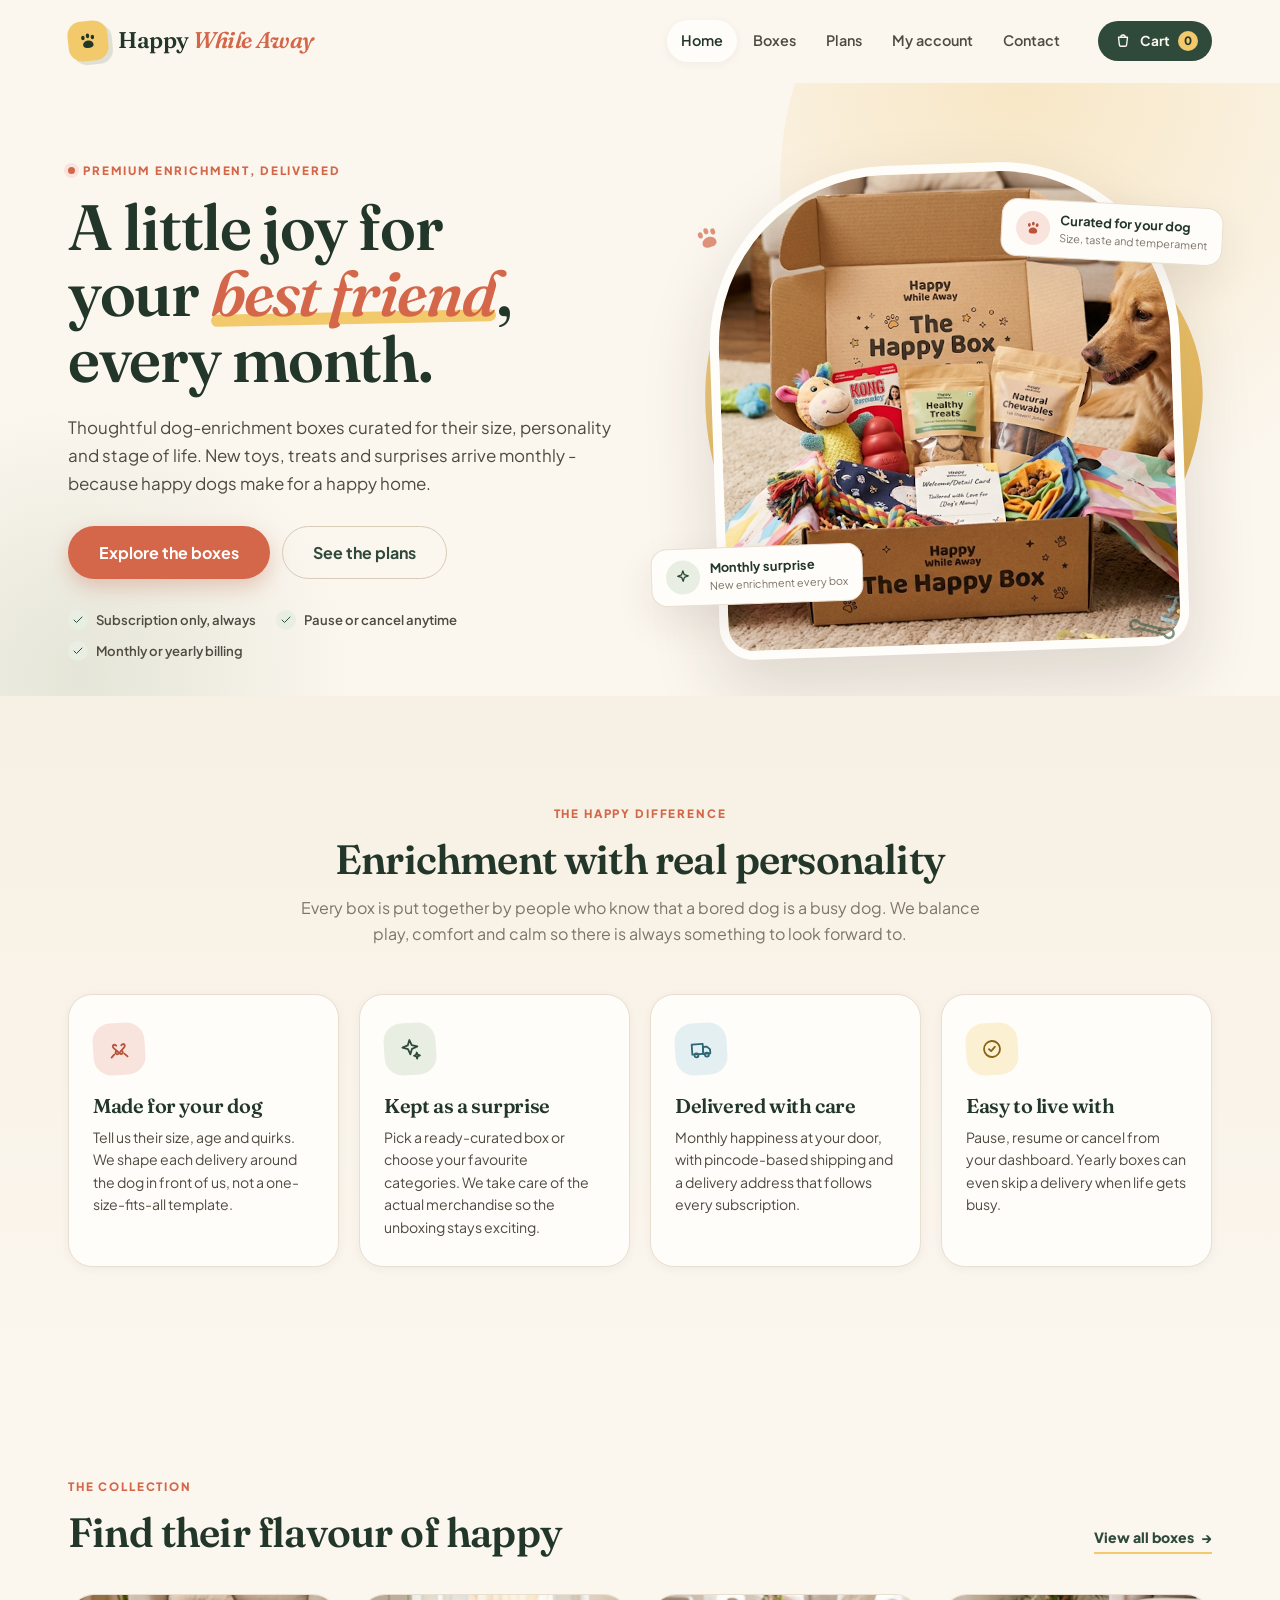
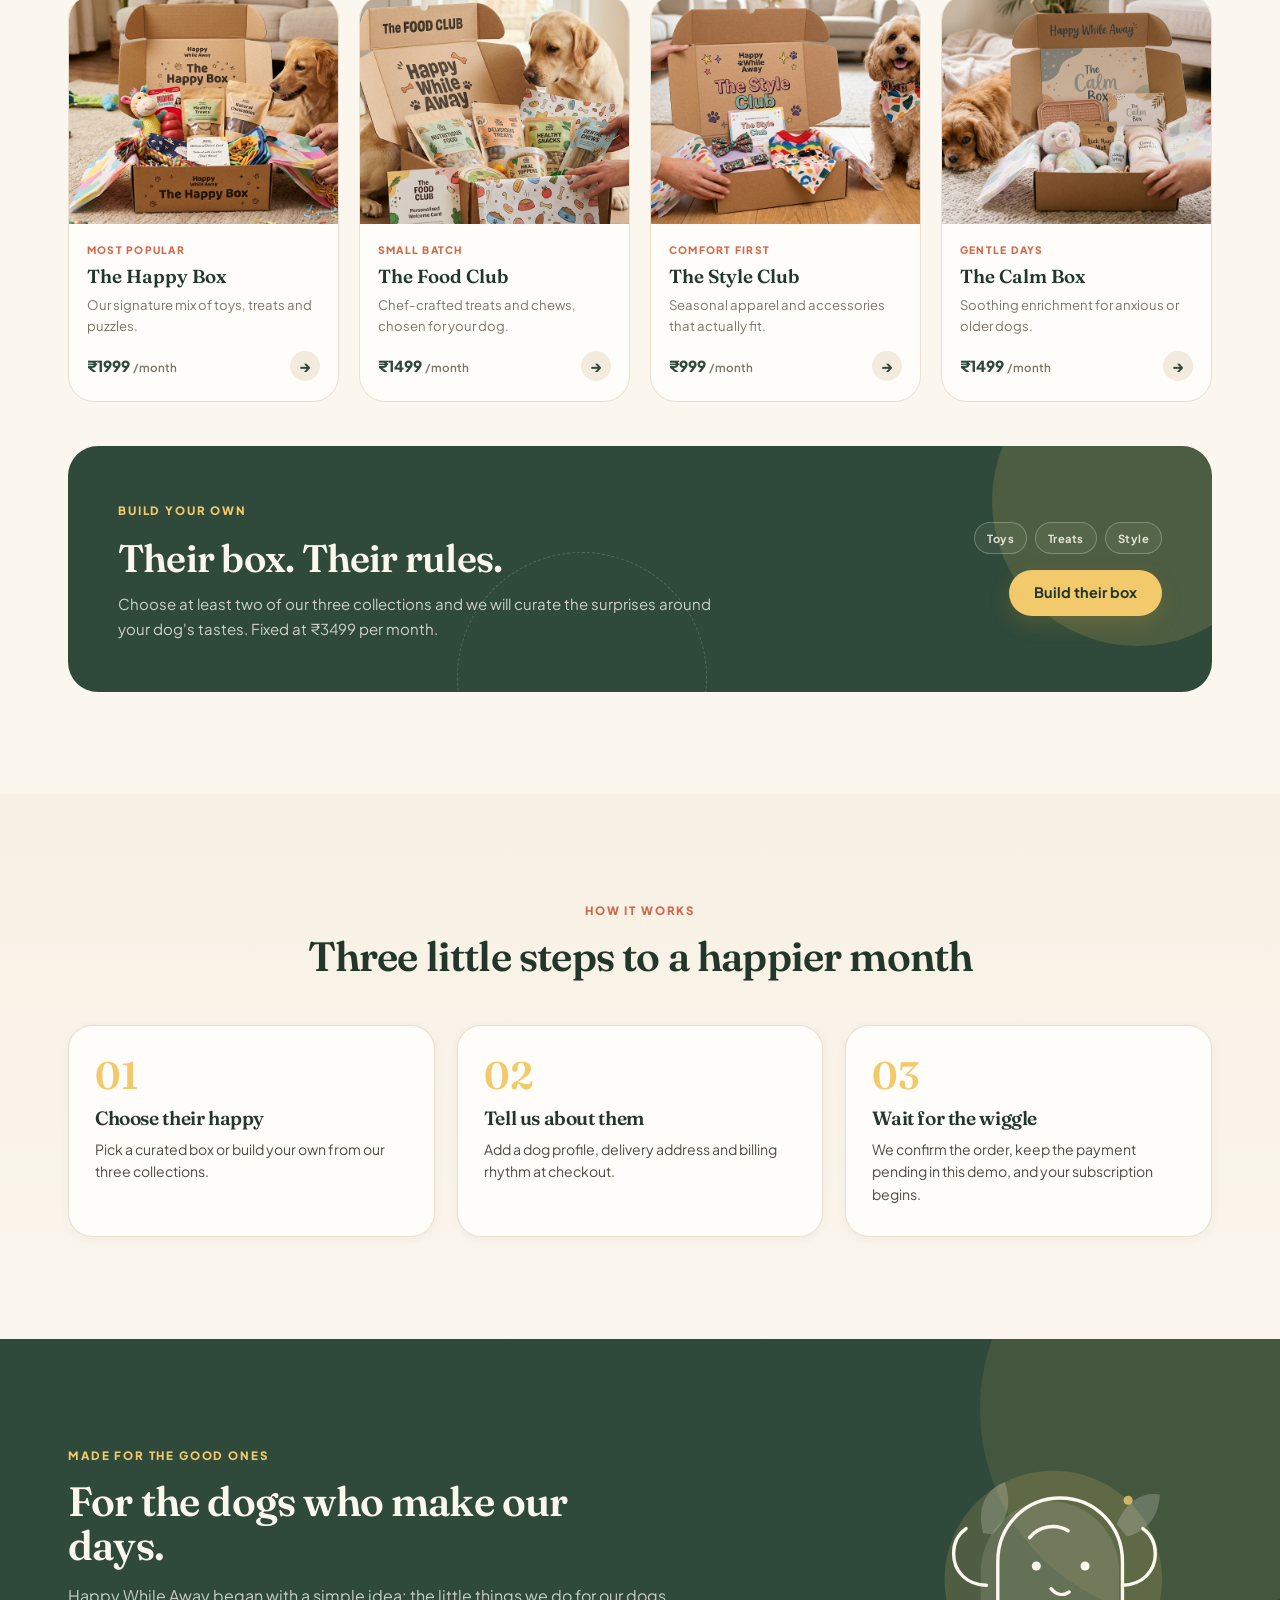
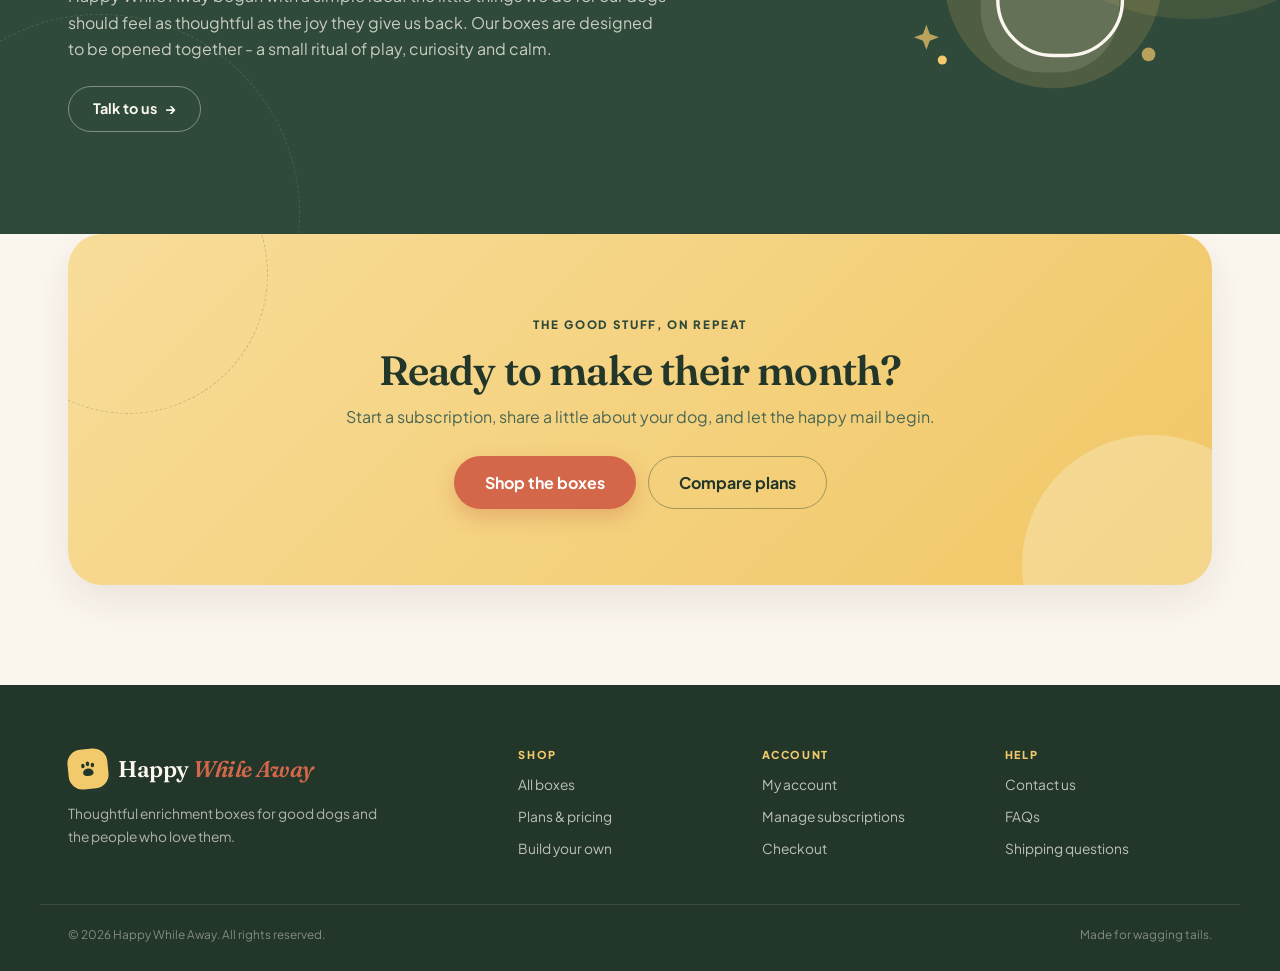
<file: index.html>
<!DOCTYPE html>
<html lang="en">
<head>
  <meta charset="UTF-8">
  <meta name="viewport" content="width=device-width, initial-scale=1.0">
  <meta name="theme-color" content="#fbf6ee">
  <meta name="description" content="Happy While Away creates thoughtful monthly enrichment boxes for dogs - curated toys, treats, puzzles and comfort, delivered with care.">
  <title>Happy While Away | Dog Enrichment Subscription</title>
  <link rel="stylesheet" href="css/style.css">
  <script src="js/cart.js"></script>
  <script src="js/ui.js" defer></script>
</head>
<body>
  <a class="skip-link" href="#main">Skip to content</a>
  <header class="site-header">
    <div class="container header-inner">
      <a class="brand" href="index.html" aria-label="Happy While Away home">
        <span class="brand-mark" aria-hidden="true"><svg viewBox="0 0 24 24" fill="currentColor"><ellipse cx="6.8" cy="8.2" rx="1.9" ry="2.5"/><ellipse cx="12" cy="6.4" rx="1.9" ry="2.5"/><ellipse cx="17.2" cy="8.2" rx="1.9" ry="2.5"/><path d="M12 11.4c-3.1 0-5.7 2.1-5.7 4.7 0 2 1.8 3.4 4.2 3.4h3c2.4 0 4.2-1.4 4.2-3.4 0-2.6-2.6-4.7-5.7-4.7z"/></svg></span>
        <span class="brand-text">Happy <em>While Away</em></span>
      </a>
      <nav class="main-nav" id="mainNav" aria-label="Primary navigation">
        <a href="index.html" class="active">Home</a>
        <a href="products.html">Boxes</a>
        <a href="subscription.html">Plans</a>
        <a href="account.html">My account</a>
        <a href="contact.html">Contact</a>
      </nav>
      <div class="header-actions">
        <button class="cart-open-btn" id="cartOpenBtn" type="button" aria-label="Open shopping cart">
          <svg viewBox="0 0 24 24" fill="none" stroke="currentColor" stroke-width="1.8" stroke-linecap="round" stroke-linejoin="round" aria-hidden="true"><path d="M6 7h12l-1.2 10.2a2 2 0 0 1-2 1.8H9.2a2 2 0 0 1-2-1.8L6 7z"/><path d="M9 7a3 3 0 0 1 6 0"/></svg>
          <span class="cart-label">Cart</span>
          <span class="cart-badge" id="hwaCartBadge">0</span>
        </button>
        <button class="nav-toggle" id="navToggle" type="button" aria-expanded="false" aria-controls="mainNav" aria-label="Open menu"><span></span><span></span><span></span></button>
      </div>
    </div>
  </header>

  <main id="main">
    <section class="home-hero">
      <div class="container home-hero-grid">
        <div class="hero-copy">
          <span class="eyebrow"><span class="eyebrow-dot" aria-hidden="true"></span> Premium enrichment, delivered</span>
          <h1>A little joy for your <span class="underline-word">best friend</span>, every month.</h1>
          <p class="hero-lede">Thoughtful dog-enrichment boxes curated for their size, personality and stage of life. New toys, treats and surprises arrive monthly - because happy dogs make for a happy home.</p>
          <div class="hero-cta">
            <a class="btn btn-primary btn-large" href="products.html">Explore the boxes</a>
            <a class="btn btn-outline btn-large" href="subscription.html">See the plans</a>
          </div>
          <ul class="hero-trust">
            <li><span class="trust-icon" aria-hidden="true"><svg viewBox="0 0 24 24" fill="none" stroke="currentColor" stroke-width="2" stroke-linecap="round" stroke-linejoin="round"><path d="M4 12l5 5L20 6"/></svg></span>Subscription only, always</li>
            <li><span class="trust-icon" aria-hidden="true"><svg viewBox="0 0 24 24" fill="none" stroke="currentColor" stroke-width="2" stroke-linecap="round" stroke-linejoin="round"><path d="M4 12l5 5L20 6"/></svg></span>Pause or cancel anytime</li>
            <li><span class="trust-icon" aria-hidden="true"><svg viewBox="0 0 24 24" fill="none" stroke="currentColor" stroke-width="2" stroke-linecap="round" stroke-linejoin="round"><path d="M4 12l5 5L20 6"/></svg></span>Monthly or yearly billing</li>
          </ul>
        </div>
        <div class="hero-visual">
          <div class="hero-shape" aria-hidden="true"></div>
          <figure class="hero-photo">
            <img src="images/happy-box.webp" alt="The Happy Box, a curated dog enrichment subscription box" width="640" height="640">
          </figure>
          <div class="float-card float-card-top">
            <span class="float-icon" aria-hidden="true"><svg viewBox="0 0 24 24" fill="currentColor"><ellipse cx="6.8" cy="8.2" rx="1.9" ry="2.5"/><ellipse cx="12" cy="6.4" rx="1.9" ry="2.5"/><ellipse cx="17.2" cy="8.2" rx="1.9" ry="2.5"/><path d="M12 11.4c-3.1 0-5.7 2.1-5.7 4.7 0 2 1.8 3.4 4.2 3.4h3c2.4 0 4.2-1.4 4.2-3.4 0-2.6-2.6-4.7-5.7-4.7z"/></svg></span>
            <span><strong>Curated for your dog</strong><small>Size, taste and temperament</small></span>
          </div>
          <div class="float-card float-card-bottom">
            <span class="float-spark" aria-hidden="true"><svg viewBox="0 0 24 24" fill="none" stroke="currentColor" stroke-width="1.8" stroke-linecap="round" stroke-linejoin="round"><path d="M12 3l1.8 5.2L19 10l-5.2 1.8L12 17l-1.8-5.2L5 10l5.2-1.8L12 3z"/></svg></span>
            <span><strong>Monthly surprise</strong><small>New enrichment every box</small></span>
          </div>
          <span class="hero-doodle hero-doodle-paw" aria-hidden="true"><svg viewBox="0 0 24 24" fill="currentColor"><ellipse cx="6.8" cy="8.2" rx="1.9" ry="2.5"/><ellipse cx="12" cy="6.4" rx="1.9" ry="2.5"/><ellipse cx="17.2" cy="8.2" rx="1.9" ry="2.5"/><path d="M12 11.4c-3.1 0-5.7 2.1-5.7 4.7 0 2 1.8 3.4 4.2 3.4h3c2.4 0 4.2-1.4 4.2-3.4 0-2.6-2.6-4.7-5.7-4.7z"/></svg></span>
          <span class="hero-doodle hero-doodle-bone" aria-hidden="true"><svg viewBox="0 0 48 24" fill="none" stroke="currentColor" stroke-width="2.2" stroke-linecap="round"><path d="M9 8a4 4 0 1 0 0 8c2 0 3-1 4-2h22c1 1 2 2 4 2a4 4 0 1 0 0-8c-2 0-3 1-4 2H13c-1-1-2-2-4-2z"/></svg></span>
        </div>
      </div>
    </section>

    <section class="section section-cream">
      <div class="container">
        <div class="section-head reveal">
          <span class="eyebrow">The happy difference</span>
          <h2>Enrichment with real personality</h2>
          <p>Every box is put together by people who know that a bored dog is a busy dog. We balance play, comfort and calm so there is always something to look forward to.</p>
        </div>
        <div class="feature-grid">
          <article class="feature-card reveal">
            <span class="feature-icon feature-icon-coral" aria-hidden="true"><svg viewBox="0 0 24 24" fill="none" stroke="currentColor" stroke-width="1.8" stroke-linecap="round" stroke-linejoin="round"><path d="M9.5 8.5c-2.5-2.5-5 0-2.5 2.5l5 5c2.5 2.5 5 0 2.5-2.5"/><path d="M14.5 8.5c2.5-2.5 5 0 2.5 2.5l-5 5c-2.5 2.5-5 0-2.5-2.5"/><path d="M4 20l3-3M20 20l-3-3"/></svg></span>
            <h3>Made for your dog</h3>
            <p>Tell us their size, age and quirks. We shape each delivery around the dog in front of us, not a one-size-fits-all template.</p>
          </article>
          <article class="feature-card reveal">
            <span class="feature-icon feature-icon-sage" aria-hidden="true"><svg viewBox="0 0 24 24" fill="none" stroke="currentColor" stroke-width="1.8" stroke-linecap="round" stroke-linejoin="round"><path d="M12 3l2 5.3L19.5 10 14 12l-2 5.3L10 12 4.5 10 10 8.3 12 3z"/><path d="M18.5 16l.8 2.2 2.2.8-2.2.8-.8 2.2-.8-2.2-2.2-.8 2.2-.8.8-2.2z"/></svg></span>
            <h3>Kept as a surprise</h3>
            <p>Pick a ready-curated box or choose your favourite categories. We take care of the actual merchandise so the unboxing stays exciting.</p>
          </article>
          <article class="feature-card reveal">
            <span class="feature-icon feature-icon-sky" aria-hidden="true"><svg viewBox="0 0 24 24" fill="none" stroke="currentColor" stroke-width="1.8" stroke-linecap="round" stroke-linejoin="round"><path d="M3 7h11v10H3z"/><path d="M14 10h4l3 3v4h-7z"/><circle cx="7" cy="18" r="2"/><circle cx="17.5" cy="18" r="2"/></svg></span>
            <h3>Delivered with care</h3>
            <p>Monthly happiness at your door, with pincode-based shipping and a delivery address that follows every subscription.</p>
          </article>
          <article class="feature-card reveal">
            <span class="feature-icon feature-icon-sun" aria-hidden="true"><svg viewBox="0 0 24 24" fill="none" stroke="currentColor" stroke-width="1.8" stroke-linecap="round" stroke-linejoin="round"><circle cx="12" cy="12" r="8"/><path d="M9 12l2 2 4-4"/></svg></span>
            <h3>Easy to live with</h3>
            <p>Pause, resume or cancel from your dashboard. Yearly boxes can even skip a delivery when life gets busy.</p>
          </article>
        </div>
      </div>
    </section>

    <section class="section">
      <div class="container">
        <div class="section-head section-head-split reveal">
          <div>
            <span class="eyebrow">The collection</span>
            <h2>Find their flavour of happy</h2>
          </div>
          <a class="text-link" href="products.html">View all boxes <span aria-hidden="true">&rarr;</span></a>
        </div>
        <div class="home-box-grid">
          <a class="mini-box reveal" href="product.html?id=happy-box">
            <span class="mini-box-media"><img src="images/happy-box.webp" alt="The Happy Box" loading="lazy"></span>
            <span class="mini-box-body">
              <span class="mini-box-tag">Most popular</span>
              <strong>The Happy Box</strong>
              <span class="mini-box-copy">Our signature mix of toys, treats and puzzles.</span>
              <span class="mini-box-foot"><span>&#8377;1999 <small>/month</small></span><span aria-hidden="true">&rarr;</span></span>
            </span>
          </a>
          <a class="mini-box reveal" href="product.html?id=food-club">
            <span class="mini-box-media"><img src="images/food-club.webp" alt="The Food Club" loading="lazy"></span>
            <span class="mini-box-body">
              <span class="mini-box-tag">Small batch</span>
              <strong>The Food Club</strong>
              <span class="mini-box-copy">Chef-crafted treats and chews, chosen for your dog.</span>
              <span class="mini-box-foot"><span>&#8377;1499 <small>/month</small></span><span aria-hidden="true">&rarr;</span></span>
            </span>
          </a>
          <a class="mini-box reveal" href="product.html?id=style-club">
            <span class="mini-box-media"><img src="images/style-club.webp" alt="The Style Club" loading="lazy"></span>
            <span class="mini-box-body">
              <span class="mini-box-tag">Comfort first</span>
              <strong>The Style Club</strong>
              <span class="mini-box-copy">Seasonal apparel and accessories that actually fit.</span>
              <span class="mini-box-foot"><span>&#8377;999 <small>/month</small></span><span aria-hidden="true">&rarr;</span></span>
            </span>
          </a>
          <a class="mini-box reveal" href="product.html?id=calm-box">
            <span class="mini-box-media"><img src="images/calm-box.webp" alt="The Calm Box" loading="lazy"></span>
            <span class="mini-box-body">
              <span class="mini-box-tag">Gentle days</span>
              <strong>The Calm Box</strong>
              <span class="mini-box-copy">Soothing enrichment for anxious or older dogs.</span>
              <span class="mini-box-foot"><span>&#8377;1499 <small>/month</small></span><span aria-hidden="true">&rarr;</span></span>
            </span>
          </a>
        </div>
        <div class="byo-banner reveal">
          <div class="byo-banner-copy">
            <span class="eyebrow eyebrow-light">Build your own</span>
            <h3>Their box. Their rules.</h3>
            <p>Choose at least two of our three collections and we will curate the surprises around your dog's tastes. Fixed at &#8377;3499 per month.</p>
          </div>
          <div class="byo-banner-action">
            <div class="byo-chips" aria-hidden="true"><span>Toys</span><span>Treats</span><span>Style</span></div>
            <a class="btn btn-sun" href="product.html?id=build-your-own">Build their box</a>
          </div>
        </div>
      </div>
    </section>

    <section class="section section-cream">
      <div class="container">
        <div class="section-head reveal">
          <span class="eyebrow">How it works</span>
          <h2>Three little steps to a happier month</h2>
        </div>
        <div class="steps-grid">
          <div class="step-card reveal">
            <span class="step-num">01</span>
            <h3>Choose their happy</h3>
            <p>Pick a curated box or build your own from our three collections.</p>
          </div>
          <div class="step-card reveal">
            <span class="step-num">02</span>
            <h3>Tell us about them</h3>
            <p>Add a dog profile, delivery address and billing rhythm at checkout.</p>
          </div>
          <div class="step-card reveal">
            <span class="step-num">03</span>
            <h3>Wait for the wiggle</h3>
            <p>We confirm the order, keep the payment pending in this demo, and your subscription begins.</p>
          </div>
        </div>
      </div>
    </section>

    <section class="story-band">
      <div class="container story-inner">
        <div class="story-copy reveal">
          <span class="eyebrow eyebrow-light">Made for the good ones</span>
          <h2>For the dogs who make our days.</h2>
          <p>Happy While Away began with a simple idea: the little things we do for our dogs should feel as thoughtful as the joy they give us back. Our boxes are designed to be opened together - a small ritual of play, curiosity and calm.</p>
          <a class="btn btn-outline btn-on-dark" href="contact.html">Talk to us <span aria-hidden="true">&rarr;</span></a>
        </div>
        <div class="story-art reveal" aria-hidden="true">
          <svg viewBox="0 0 300 260" fill="none">
            <circle cx="160" cy="124" r="96" fill="#f4c96b" opacity="0.16"/>
            <path d="M96 117c0-34 27-62 61-62s61 28 61 62v35c0 30-24 54-54 54h-14c-30 0-54-24-54-54v-35z" fill="#fbf6ee" opacity="0.12"/>
            <path d="M111 108c0-31 24-56 55-56s55 25 55 56v34c0 27-22 49-49 49h-12c-27 0-49-22-49-49v-34z" stroke="#fbf6ee" stroke-width="3" stroke-linejoin="round"/>
            <circle cx="145" cy="112" r="4" fill="#fbf6ee"/>
            <circle cx="188" cy="112" r="4" fill="#fbf6ee"/>
            <path d="M158 132c4 5 10 7 16 3" stroke="#fbf6ee" stroke-width="3" stroke-linecap="round"/>
            <path d="M139 87c8-10 23-13 34-6" stroke="#fbf6ee" stroke-width="3" stroke-linecap="round"/>
            <path d="M101 129c-17 0-29-12-29-28 0-9 4-17 11-22" stroke="#fbf6ee" stroke-width="3" stroke-linecap="round"/>
            <path d="M221 129c17 0 29-12 29-28 0-9-4-17-11-22" stroke="#fbf6ee" stroke-width="3" stroke-linecap="round"/>
            <path d="M98 83c-6-23 3-39 19-45 7 19 2 35-11 46" fill="#fbf6ee" opacity="0.2"/>
            <path d="M216 75c8-20 23-29 38-26-1 20-12 33-29 37" fill="#fbf6ee" opacity="0.2"/>
            <circle cx="62" cy="195" r="4" fill="#f4c96b"/>
            <circle cx="244" cy="190" r="6" fill="#f4c96b" opacity="0.7"/>
            <circle cx="226" cy="54" r="4" fill="#f4c96b" opacity="0.8"/>
            <path d="M48 164l3 8 8 3-8 3-3 8-3-8-8-3 8-3 3-8z" fill="#f4c96b" opacity="0.7"/>
          </svg>
        </div>
      </div>
    </section>

    <section class="cta-band">
      <div class="container cta-inner reveal">
        <span class="eyebrow">The good stuff, on repeat</span>
        <h2>Ready to make their month?</h2>
        <p>Start a subscription, share a little about your dog, and let the happy mail begin.</p>
        <div class="cta-actions">
          <a class="btn btn-primary btn-large" href="products.html">Shop the boxes</a>
          <a class="btn btn-outline btn-large" href="subscription.html">Compare plans</a>
        </div>
      </div>
    </section>
  </main>

  <footer class="site-footer">
    <div class="container footer-grid">
      <div class="footer-brand">
        <a class="brand" href="index.html">
          <span class="brand-mark" aria-hidden="true"><svg viewBox="0 0 24 24" fill="currentColor"><ellipse cx="6.8" cy="8.2" rx="1.9" ry="2.5"/><ellipse cx="12" cy="6.4" rx="1.9" ry="2.5"/><ellipse cx="17.2" cy="8.2" rx="1.9" ry="2.5"/><path d="M12 11.4c-3.1 0-5.7 2.1-5.7 4.7 0 2 1.8 3.4 4.2 3.4h3c2.4 0 4.2-1.4 4.2-3.4 0-2.6-2.6-4.7-5.7-4.7z"/></svg></span>
          <span class="brand-text">Happy <em>While Away</em></span>
        </a>
        <p>Thoughtful enrichment boxes for good dogs and the people who love them.</p>
      </div>
      <div class="footer-col">
        <h4>Shop</h4>
        <a href="products.html">All boxes</a>
        <a href="subscription.html">Plans &amp; pricing</a>
        <a href="product.html?id=build-your-own">Build your own</a>
      </div>
      <div class="footer-col">
        <h4>Account</h4>
        <a href="account.html">My account</a>
        <a href="subscriptions.html">Manage subscriptions</a>
        <a href="checkout.html">Checkout</a>
      </div>
      <div class="footer-col">
        <h4>Help</h4>
        <a href="contact.html">Contact us</a>
        <a href="subscription.html#faq">FAQs</a>
        <a href="contact.html">Shipping questions</a>
      </div>
    </div>
    <div class="container footer-bottom">
      <p>&copy; 2026 Happy While Away. All rights reserved.</p>
      <p>Made for wagging tails.</p>
    </div>
  </footer>
</body>
</html>
</file>
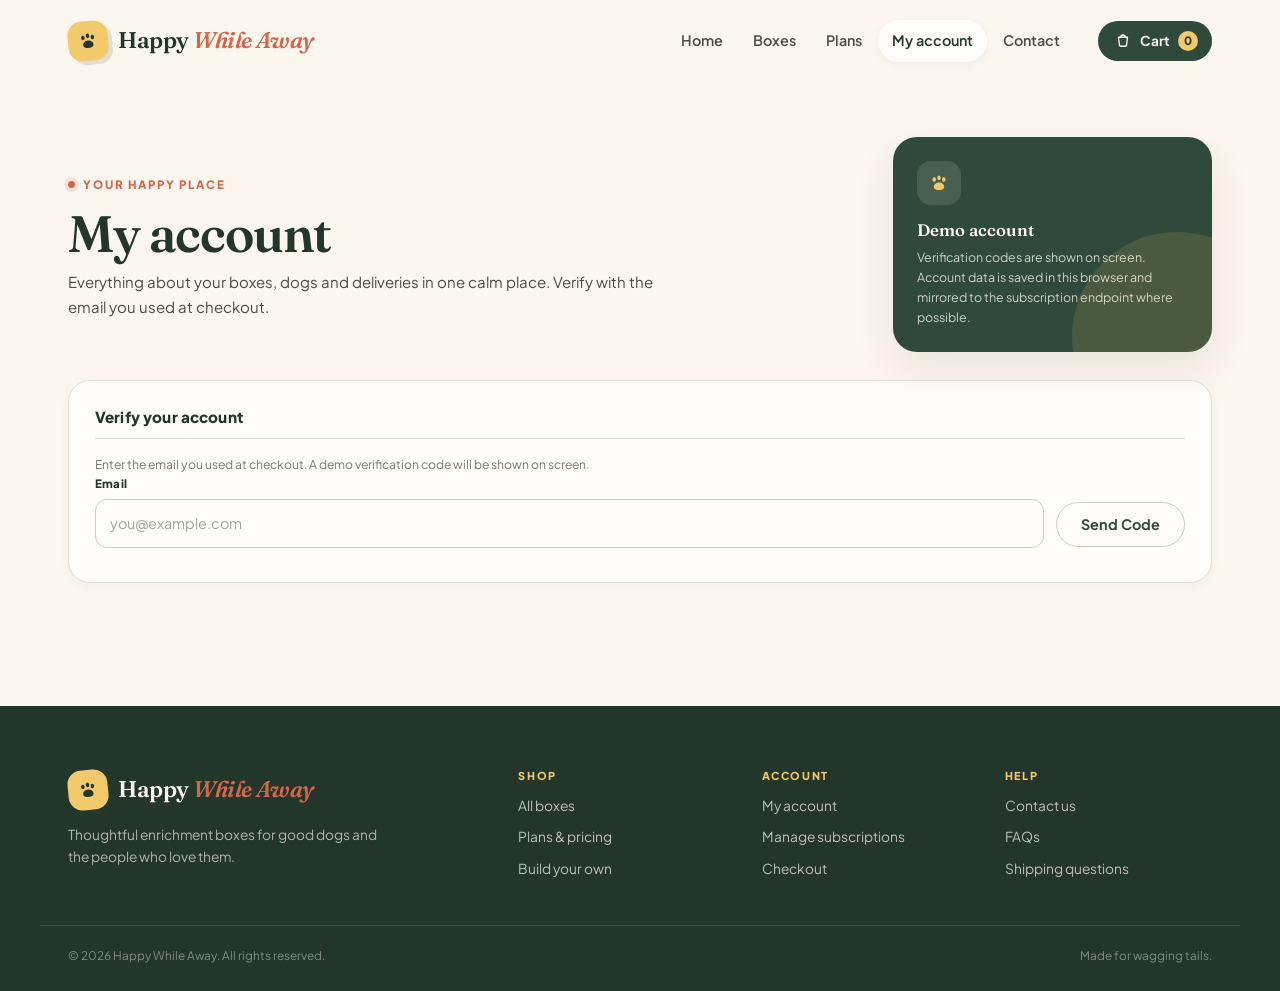
<file: account.html>
<!DOCTYPE html>
<html lang="en">
<head>
  <meta charset="UTF-8">
  <meta name="viewport" content="width=device-width, initial-scale=1.0">
  <title>Happy While Away - My Account</title>
  <link rel="stylesheet" href="css/style.css">
  <script src="js/cart.js"></script>
  <script src="js/ui.js" defer></script>
</head>
<body>

    <a class="skip-link" href="#main">Skip to content</a>
  <header class="site-header">
    <div class="container header-inner">
      <a class="brand" href="index.html" aria-label="Happy While Away home">
        <span class="brand-mark" aria-hidden="true"><svg viewBox="0 0 24 24" fill="currentColor"><ellipse cx="6.8" cy="8.2" rx="1.9" ry="2.5"/><ellipse cx="12" cy="6.4" rx="1.9" ry="2.5"/><ellipse cx="17.2" cy="8.2" rx="1.9" ry="2.5"/><path d="M12 11.4c-3.1 0-5.7 2.1-5.7 4.7 0 2 1.8 3.4 4.2 3.4h3c2.4 0 4.2-1.4 4.2-3.4 0-2.6-2.6-4.7-5.7-4.7z"/></svg></span>
        <span class="brand-text">Happy <em>While Away</em></span>
      </a>
      <nav class="main-nav" id="mainNav" aria-label="Primary navigation">
        <a href="index.html">Home</a>
        <a href="products.html">Boxes</a>
        <a href="subscription.html">Plans</a>
        <a href="account.html" class="active">My account</a>
        <a href="contact.html">Contact</a>
      </nav>
      <div class="header-actions">
        <button class="cart-open-btn" id="cartOpenBtn" type="button" aria-label="Open shopping cart">
          <svg viewBox="0 0 24 24" fill="none" stroke="currentColor" stroke-width="1.8" stroke-linecap="round" stroke-linejoin="round" aria-hidden="true"><path d="M6 7h12l-1.2 10.2a2 2 0 0 1-2 1.8H9.2a2 2 0 0 1-2-1.8L6 7z"/><path d="M9 7a3 3 0 0 1 6 0"/></svg>
          <span class="cart-label">Cart</span>
          <span class="cart-badge" id="hwaCartBadge">0</span>
        </button>
        <button class="nav-toggle" id="navToggle" type="button" aria-expanded="false" aria-controls="mainNav" aria-label="Open menu"><span></span><span></span><span></span></button>
      </div>
    </div>
  </header>

    <main id="main" class="section account-section">
    <div class="container">
      <div class="account-hero">
        <div class="account-hero-copy">
          <span class="eyebrow"><span class="eyebrow-dot" aria-hidden="true"></span> Your happy place</span>
          <h1>My account</h1>
          <p>Everything about your boxes, dogs and deliveries in one calm place. Verify with the email you used at checkout.</p>
        </div>
        <div class="account-hero-card">
          <span class="account-hero-icon" aria-hidden="true"><svg viewBox="0 0 24 24" fill="currentColor"><ellipse cx="6.8" cy="8.2" rx="1.9" ry="2.5"/><ellipse cx="12" cy="6.4" rx="1.9" ry="2.5"/><ellipse cx="17.2" cy="8.2" rx="1.9" ry="2.5"/><path d="M12 11.4c-3.1 0-5.7 2.1-5.7 4.7 0 2 1.8 3.4 4.2 3.4h3c2.4 0 4.2-1.4 4.2-3.4 0-2.6-2.6-4.7-5.7-4.7z"/></svg></span>
          <p><strong>Demo account</strong>Verification codes are shown on screen. Account data is saved in this browser and mirrored to the subscription endpoint where possible.</p>
        </div>
      </div>

      <section class="form-section" id="loginSection">
        <h3>Verify your account</h3>
        <p class="hint">Enter the email you used at checkout. A demo verification code will be shown on screen.</p>
        <div class="lookup-form">
          <div class="form-field"><label for="loginEmail">Email</label><input id="loginEmail" type="email" placeholder="you@example.com"></div>
          <button type="button" class="btn btn-outline" id="sendLoginCodeBtn">Send Code</button>
        </div>
<div id="loginCodeBox" style="display:none;">
          <p class="hint" id="loginDemoNotice"></p>
          <div class="lookup-form">
            <div class="form-field"><label for="loginCode">6-digit code</label><input id="loginCode" maxlength="6"></div>
            <button type="button" class="btn btn-primary" id="loginVerifyBtn">Verify</button>
          </div>
        </div>
        <div id="createAccountBox" style="display:none;">
          <p class="hint">No account found for that email. Create one to save your details for future orders.</p>
          <div class="form-grid">
            <div class="form-field"><label for="createName">Name</label><input id="createName"></div>
            <div class="form-field"><label for="createPhone">Phone</label><input id="createPhone"></div>
            <div class="form-field full"><label for="createAddress">Address</label><input id="createAddress"></div>
            <div class="form-field"><label for="createCity">City</label><input id="createCity"></div>
            <div class="form-field"><label for="createPincode">Pincode</label><input id="createPincode"></div>
          </div>
          <button type="button" class="btn btn-primary" id="createAccountBtn">Create Account</button>
        </div>
        <div class="error-msg" id="loginError" style="display:none;"></div>
      </section>

      <div id="dashboard" style="display:none;">
        <nav class="account-nav" aria-label="Account sections">
          <a href="#accProfile">Profile</a><a href="#accDelivery">Address</a><a href="#accDogs">Dogs</a><a href="#accOrders">Orders</a><a href="#accSubs">Subscriptions</a><a href="#accNotifications">Notifications</a>
        </nav>
        <section class="form-section" id="accProfile">
          <h3>Personal Details</h3>
          <div class="sub-grid" id="personalDetails"></div>
        </section>

        <section class="form-section" id="accDelivery">
          <h3>Delivery Address</h3>
          <div class="form-grid">
            <div class="form-field full"><label for="accAddress">Address</label><input id="accAddress"></div>
            <div class="form-field"><label for="accCity">City</label><input id="accCity"></div>
            <div class="form-field"><label for="accPincode">Pincode</label><input id="accPincode"></div>
          </div>
          <button type="button" class="btn btn-outline" id="saveAddressBtn">Save Address</button>
        </section>

        <section class="form-section">
          <h3>Dog Profiles</h3>
          <div id="accDogs"></div>
          <button type="button" class="btn btn-outline" id="accAddDogBtn">+ Add Dog</button>
          <button type="button" class="btn btn-outline" id="saveDogsBtn">Save Dogs</button>
        </section>

        <section class="form-section" id="accOrders">
          <h3>Order History</h3>
          <div id="orderHistory"></div>
        </section>

        <section class="form-section" id="accNotifications">
          <h3>Notifications</h3>
          <p class="hint">Order confirmation, shipping updates, delivery confirmation and per-subscription renewal reminders. No real messages are sent in this demo.</p>
          <div id="notificationsList"></div>
        </section>

        <section class="form-section" id="accSubs">
          <h3>Active Subscriptions</h3>
          <div id="activeSubs"></div>
        </section>

        <section class="form-section" id="accPastSubs">
          <h3>Past Subscriptions</h3>
          <div id="pastSubs"></div>
        </section>
      </div>
    </div>
  </main>

    <footer class="site-footer">
    <div class="container footer-grid">
      <div class="footer-brand">
        <a class="brand" href="index.html">
          <span class="brand-mark" aria-hidden="true"><svg viewBox="0 0 24 24" fill="currentColor"><ellipse cx="6.8" cy="8.2" rx="1.9" ry="2.5"/><ellipse cx="12" cy="6.4" rx="1.9" ry="2.5"/><ellipse cx="17.2" cy="8.2" rx="1.9" ry="2.5"/><path d="M12 11.4c-3.1 0-5.7 2.1-5.7 4.7 0 2 1.8 3.4 4.2 3.4h3c2.4 0 4.2-1.4 4.2-3.4 0-2.6-2.6-4.7-5.7-4.7z"/></svg></span>
          <span class="brand-text">Happy <em>While Away</em></span>
        </a>
        <p>Thoughtful enrichment boxes for good dogs and the people who love them.</p>
      </div>
      <div class="footer-col"><h4>Shop</h4><a href="products.html">All boxes</a><a href="subscription.html">Plans &amp; pricing</a><a href="product.html?id=build-your-own">Build your own</a></div>
      <div class="footer-col"><h4>Account</h4><a href="account.html">My account</a><a href="subscriptions.html">Manage subscriptions</a><a href="checkout.html">Checkout</a></div>
      <div class="footer-col"><h4>Help</h4><a href="contact.html">Contact us</a><a href="subscription.html#faq">FAQs</a><a href="contact.html">Shipping questions</a></div>
    </div>
    <div class="container footer-bottom"><p>&copy; 2026 Happy While Away. All rights reserved.</p><p>Made for wagging tails.</p></div>
  </footer>


  <script>
    (function () {
      var account = null;
var loginCode = null;
      var loginEmail = "";
      var COMMON_BREEDS = ["", "Labrador Retriever", "German Shepherd", "Golden Retriever", "Beagle", "Pug", "Shih Tzu", "Indie / Indian Pariah", "Rottweiler", "Doberman", "Husky", "Cocker Spaniel", "Dachshund", "Boxer", "Great Dane", "Maltese", "Pomeranian", "Other"];

      function fmt(n) { return "\u20B9" + Math.round(Number(n) || 0).toLocaleString("en-IN"); }
      function store() { try { return JSON.parse(localStorage.getItem("hwa_accounts") || "{}"); } catch (e) { return {}; } }
      function persist() { if (!account) { return; } var s = store(); s[account.email.toLowerCase()] = account; try { localStorage.setItem("hwa_accounts", JSON.stringify(s)); } catch (e) {} }
      function dateStr(iso) { return iso ? new Date(iso).toLocaleDateString("en-IN") : "-"; }
      function patch(subId, payload) {
        return fetch("/api/subscribe", { method: "PATCH", headers: { "Content-Type": "application/json" }, body: JSON.stringify(Object.assign({ subscriptionId: subId }, payload)) })
          .then(function (r) { return r.json(); }).catch(function () { return { ok: false }; });
      }

      function buildFromApi(email, subs) {
         var first = subs[0];
        return {
          email: email,
          name: first.customer ? first.customer.name : "",
          phone: first.customer ? first.customer.phone : "",
          address: first.deliveryAddress || { address: "", city: "", pincode: "" },
          dogs: first.dog ? [first.dog] : [],
          orders: [],
          subscriptions: subs.map(function (s) {
            var it = s.items && s.items[0] ? s.items[0] : {};
            return {
              id: s.id, orderId: s.orderId, createdAt: s.createdAt, frequency: s.frequency,
              productId: it.productId, name: it.name || "Subscription", unitAmount: s.unitAmount != null ? s.unitAmount : (s.billing ? s.billing.amount : s.total),
              qty: it.qty || 1, amount: s.total, config: it.config || null,
              dogId: s.dog ? s.dog.id : null, dogName: s.dog ? s.dog.name : null,
              deliveryAddress: s.deliveryAddress, deliveryPreferences: s.deliveryPreferences || {},
              billing: s.billing, renewalDate: s.renewalDate, nextDeliveryDate: s.nextDeliveryDate,
              skippedDeliveries: s.skippedDeliveries || [], status: s.status || "active", paymentStatus: s.paymentStatus || "pending"
            };
          })
        };
      }

function loadAccount(email) {
        var acc = store()[email.toLowerCase()];
        if (acc) { account = acc; document.getElementById("createAccountBox").style.display = "none"; renderDashboard(); return; }
        fetch("/api/subscribe?email=" + encodeURIComponent(email))
          .then(function (r) { return r.json(); })
          .then(function (data) {
            if (data.subscriptions && data.subscriptions.length) { account = buildFromApi(email, data.subscriptions); persist(); document.getElementById("createAccountBox").style.display = "none"; renderDashboard(); }
            else {
              showLoginError("No account found for that email.");
              var box = document.getElementById("createAccountBox");
              if (box) {
                box.style.display = "block";
                var nameEl = document.getElementById("createName");
                if (nameEl) { nameEl.focus(); }
              }
            }
          })
          .catch(function () { showLoginError("Could not load account."); });
      }

      function showLoginError(msg) { var el = document.getElementById("loginError"); el.textContent = msg; el.style.display = "block"; }

      function renderPersonal() {
        document.getElementById("personalDetails").innerHTML =
          '<div class="sub-field"><label>Name</label><span>' + (account.name || "-") + '</span></div>' +
          '<div class="sub-field"><label>Email</label><span>' + account.email + '</span></div>' +
          '<div class="sub-field"><label>Mobile</label><span>' + (account.phone || "-") + '</span></div>';
      }

      function renderAddress() {
        document.getElementById("accAddress").value = account.address && account.address.address ? account.address.address : "";
        document.getElementById("accCity").value = account.address && account.address.city ? account.address.city : "";
        document.getElementById("accPincode").value = account.address && account.address.pincode ? account.address.pincode : "";
      }

function breedOptions(selected) {
        var isOther = selected && COMMON_BREEDS.indexOf(selected) === -1;
        return COMMON_BREEDS.map(function (b) {
          var label = b === "" ? "Select breed" : b;
          var sel = (b !== "" && b === selected) || (b === "Other" && isOther) ? " selected" : "";
          return '<option value="' + b + '"' + sel + '>' + label + '</option>';
        }).join("");
      }
      function isOtherBreed(selected) { return !!selected && COMMON_BREEDS.indexOf(selected) === -1; }

      function renderDogs() {
        var el = document.getElementById("accDogs");
        if (!account.dogs.length) { el.innerHTML = '<p class="hint">No dog profiles yet.</p>'; return; }
        el.innerHTML = account.dogs.map(function (d, i) {
          var breed = d.breed || "";
          var otherValue = isOtherBreed(breed) ? breed : "";
          var selectValue = isOtherBreed(breed) ? "Other" : breed;
          return '<div class="dog-row form-grid" data-dog-index="' + i + '">' +
            '<div class="form-field"><label for="accDogName' + i + '">Name</label><input id="accDogName' + i + '" class="acc-dog-name" value="' + (d.name || "") + '"></div>' +
            '<div class="form-field"><label for="accDogBreed' + i + '">Breed</label><select id="accDogBreed' + i + '" class="acc-dog-breed">' + breedOptions(selectValue) + '</select></div>' +
            '<div class="form-field acc-breed-other-wrap" style="display:' + (selectValue === "Other" ? "block" : "none") + ';"><label for="accDogBreedOther' + i + '">Custom breed</label><input id="accDogBreedOther' + i + '" class="acc-dog-breed-other" value="' + otherValue + '"></div>' +
            '<div class="form-field"><label for="accDogSize' + i + '">Size</label><select id="accDogSize' + i + '" class="acc-dog-size"><option' + (d.size === "Small" ? " selected" : "") + '>Small</option><option' + (d.size === "Medium" ? " selected" : "") + '>Medium</option><option' + (d.size === "Large" ? " selected" : "") + '>Large</option></select></div>' +
            '<div class="form-field"><label>&nbsp;</label><button type="button" class="btn btn-outline acc-remove-dog" data-index="' + i + '">Remove</button></div>' +
          '</div>';
        }).join("");
        el.querySelectorAll(".acc-dog-breed").forEach(function (sel) {
          sel.addEventListener("change", function () {
            var wrap = sel.closest(".dog-row");
            var otherWrap = wrap ? wrap.querySelector(".acc-breed-other-wrap") : null;
            if (otherWrap) { otherWrap.style.display = sel.value === "Other" ? "block" : "none"; }
          });
        });
        el.querySelectorAll(".acc-remove-dog").forEach(function (btn) {
          btn.addEventListener("click", function () {
            account.dogs.splice(parseInt(btn.getAttribute("data-index"), 10), 1);
            persist(); renderDogs(); renderSubs();
          });
        });
      }

      var ORDER_STATUSES = [
        { key: "order_placed", label: "Order Placed" },
        { key: "processing", label: "Processing" },
        { key: "shipped", label: "Shipped" },
        { key: "delivered", label: "Delivered" }
      ];
      var DEMO_STEP_MS = 2 * 60 * 1000;

      function statusIndex(key) {
        for (var i = 0; i < ORDER_STATUSES.length; i++) { if (ORDER_STATUSES[i].key === key) { return i; } }
        return 0;
      }
      function statusLabel(key) { return ORDER_STATUSES[statusIndex(key)].label; }
      function demoStatusFor(o) {
        var elapsed = Date.now() - new Date(o.createdAt).getTime();
        var idx = Math.floor(elapsed / DEMO_STEP_MS);
        if (!isFinite(idx) || idx < 0) { idx = 0; }
        if (idx > ORDER_STATUSES.length - 1) { idx = ORDER_STATUSES.length - 1; }
        return ORDER_STATUSES[idx].key;
      }
      function notifyApi(type, data) {
        return fetch("/api/notify", { method: "POST", headers: { "Content-Type": "application/json" }, body: JSON.stringify({ type: type, to: account.email, data: data }) })
          .then(function (r) { return r.json(); }).catch(function () { return { ok: false }; });
      }
      function recordNotification(type, order, resp) {
        if (!resp || !resp.notification) { return; }
        account.notifications = account.notifications || [];
        account.notifications.unshift({ type: type, subject: resp.notification.subject, createdAt: resp.notification.createdAt, simulated: resp.simulated });
        persist();
        if (document.getElementById("notificationsList")) { renderNotifications(); }
      }
      function advanceOrders() {
        var changed = false;
        (account.orders || []).forEach(function (o) {
          var target = demoStatusFor(o);
          if (statusIndex(target) > statusIndex(o.status)) {
            o.status = target;
            o.statusUpdatedAt = new Date().toISOString();
            o.notifiedStatuses = o.notifiedStatuses || [];
            changed = true;
            var itemsSummary = (o.items || []).map(function (it) { return it.name + " x " + it.qty; }).join(", ");
            if (target === "shipped" && o.notifiedStatuses.indexOf("shipped") === -1) {
              o.notifiedStatuses.push("shipped");
              notifyApi("shipping_update", { orderId: o.orderId, itemsSummary: itemsSummary, status: "shipped" })
                .then(function (resp) { recordNotification("shipping_update", o, resp); });
            }
            if (target === "delivered" && o.notifiedStatuses.indexOf("delivered") === -1) {
              o.notifiedStatuses.push("delivered");
              notifyApi("delivery_confirmation", { orderId: o.orderId, itemsSummary: itemsSummary, status: "delivered" })
                .then(function (resp) { recordNotification("delivery_confirmation", o, resp); });
            }
          }
        });
        if (changed) { persist(); }
      }
      function checkRenewalReminders() {
        var now = Date.now();
        var windowMs = 7 * 24 * 60 * 60 * 1000;
        (account.subscriptions || []).forEach(function (s) {
          if (s.status !== "active" || !s.renewalDate) { return; }
          var due = new Date(s.renewalDate).getTime();
          if (isNaN(due) || due - now > windowMs) { return; }
          s.renewalReminders = s.renewalReminders || [];
          if (s.renewalReminders.indexOf(s.renewalDate) !== -1) { return; }
          s.renewalReminders.push(s.renewalDate);
          persist();
          notifyApi("renewal_reminder", { subscriptionId: s.id, name: s.name, renewalDate: s.renewalDate, amount: s.amount })
            .then(function (resp) { recordNotification("renewal_reminder", null, resp); });
        });
      }
      function renderNotifications() {
        var el = document.getElementById("notificationsList");
        var list = account.notifications || [];
        if (!list.length) { el.innerHTML = '<p class="hint">No notifications yet.</p>'; return; }
        el.innerHTML = list.map(function (n) {
          return '<div class="sub-card"><div class="sub-card-head"><span class="sub-name">' + n.subject + '</span><span class="sub-status sub-status-' + (n.simulated ? "paused" : "active") + '">' + (n.simulated ? "demo" : "sent") + '</span></div>' +
            '<div class="sub-id">' + new Date(n.createdAt).toLocaleString("en-IN") + '</div></div>';
        }).join("");
      }
      function renderOrders() {
        var el = document.getElementById("orderHistory");
        if (!account.orders || !account.orders.length) { el.innerHTML = '<p class="hint">No orders yet.</p>'; return; }
        el.innerHTML = account.orders.map(function (o) {
          var idx = statusIndex(o.status);
          var items = (o.items || []).map(function (it) { return it.name + " x " + it.qty; }).join(", ");
          var timeline = ORDER_STATUSES.map(function (st, i) {
            var cls = i < idx ? "done" : (i === idx ? "current" : "todo");
            return '<div class="track-step ' + cls + '"><span class="track-dot"></span><span class="track-label">' + st.label + '</span></div>';
          }).join("");
          return '<div class="sub-card">' +
            '<div class="sub-card-head"><span class="sub-name">' + o.orderId + '</span><span class="sub-status order-status-' + o.status + '">' + statusLabel(o.status) + '</span></div>' +
            '<div class="sub-id">' + dateStr(o.createdAt) + ' &middot; Order total ' + fmt(o.total) + '</div>' +
            '<div class="track-timeline">' + timeline + '</div>' +
            '<p class="hint">Demo tracking: status advances automatically for this demo store.</p>' +
            '<div class="sub-grid"><div class="sub-field"><label>Items</label><span>' + items + '</span></div>' +
            '<div class="sub-field"><label>Shipping</label><span>' + fmt(o.shipping || 0) + '</span></div>' +
            '<div class="sub-field"><label>Payment</label><span>' + (o.paymentStatus || "pending").toUpperCase() + ' &middot; ' + (o.paymentMethod || "-") + '</span></div>' +
            '<div class="sub-field"><label>Delivery address</label><span>' + (account.address ? account.address.address + ', ' + account.address.pincode : "-") + '</span></div></div></div>';
        }).join("");
      }

      function subCard(s, index) {
        var lockedNote = '<p class="hint">Billing frequency and subscription product cannot be changed after purchase.</p>';
        var skipHtml = s.frequency === "yearly"
          ? '<button type="button" class="btn btn-outline" data-skip="' + index + '">Skip Upcoming Delivery</button>'
          : '<p class="hint">Skipping a delivery is only available for yearly subscriptions.</p>';
        var dogsOptions = '<option value="">Unassigned</option>' + account.dogs.map(function (d) {
          return '<option value="' + d.id + '"' + (s.dogId === d.id ? " selected" : "") + '>' + d.name + '</option>';
        }).join("");
        var skipped = (s.skippedDeliveries || []).map(dateStr).join(", ");
        return '<div class="sub-card">' +
          '<div class="sub-card-head"><span class="sub-name">' + s.name + '</span><span class="sub-status sub-status-' + s.status + '">' + s.status + '</span></div>' +
          '<div class="sub-id">' + s.id + ' &middot; Order ' + (s.orderId || "-") + '</div>' +
          '<div class="sub-grid">' +
            '<div class="sub-field"><label>Billing</label><span>' + (s.frequency === "yearly" ? "Yearly (billed upfront)" : "Monthly") + '</span></div>' +
            '<div class="sub-field"><label>Amount</label><span>' + fmt(s.amount) + '</span></div>' +
            '<div class="sub-field"><label>Renews</label><span>' + dateStr(s.renewalDate) + '</span></div>' +
            '<div class="sub-field"><label>Next delivery</label><span>' + dateStr(s.nextDeliveryDate) + '</span></div>' +
            '<div class="sub-field"><label>Payment status</label><span>' + (s.paymentStatus || "pending").toUpperCase() + '</span></div>' +
            (skipped ? '<div class="sub-field"><label>Skipped deliveries</label><span>' + skipped + '</span></div>' : '') +
            '<div class="sub-field"><label>Delivery address</label><span>' + (account.address ? account.address.address + ", " + account.address.pincode : "-") + '</span></div>' +
          '</div>' +
          '<div class="form-grid">' +
            '<div class="form-field"><label>Quantity</label><div class="hwa-qty-stepper"><button type="button" class="hwa-qty-btn" data-qdown="' + index + '">-</button><span class="hwa-qty-val" data-qval="' + index + '">' + s.qty + '</span><button type="button" class="hwa-qty-btn" data-qup="' + index + '">+</button></div></div>' +
            '<div class="form-field"><label>Assigned dog</label><select data-dogsel="' + index + '">' + dogsOptions + '</select></div>' +
            '<div class="form-field full"><label>Delivery preference notes</label><input data-notes="' + index + '" value="' + ((s.deliveryPreferences && s.deliveryPreferences.notes) || "") + '"></div>' +
          '</div>' +
          '<div class="sub-actions">' +
            '<button type="button" class="btn btn-outline" data-pause="' + index + '">Pause</button>' +
            '<button type="button" class="btn btn-outline" data-resume="' + index + '">Resume</button>' +
            '<button type="button" class="btn btn-outline" data-cancel="' + index + '">Cancel</button>' +
            '<button type="button" class="btn btn-outline" data-saveprefs="' + index + '">Save Preferences</button>' +
            skipHtml +
          '</div>' +
          lockedNote +
        '</div>';
      }

      function renderSubs() {
        var active = account.subscriptions.filter(function (s) { return s.status !== "cancelled"; });
        var past = account.subscriptions.filter(function (s) { return s.status === "cancelled"; });
        document.getElementById("activeSubs").innerHTML = active.length ? active.map(function (s) { return subCard(s, account.subscriptions.indexOf(s)); }).join("") : '<p class="hint">No active subscriptions.</p>';
        document.getElementById("pastSubs").innerHTML = past.length ? past.map(function (s) { return subCard(s, account.subscriptions.indexOf(s)); }).join("") : '<p class="hint">No past subscriptions.</p>';
        document.querySelectorAll("#activeSubs [data-pause], #pastSubs [data-pause]").forEach(wire);
        document.querySelectorAll("#activeSubs [data-resume], #pastSubs [data-resume]").forEach(wire);
        document.querySelectorAll("#activeSubs [data-cancel], #pastSubs [data-cancel]").forEach(wire);
        document.querySelectorAll("#activeSubs [data-skip], #pastSubs [data-skip]").forEach(wire);
        document.querySelectorAll("#activeSubs [data-saveprefs], #pastSubs [data-saveprefs]").forEach(wire);
        document.querySelectorAll("#activeSubs [data-qup], #pastSubs [data-qup]").forEach(wire);
        document.querySelectorAll("#activeSubs [data-qdown], #pastSubs [data-qdown]").forEach(wire);
        document.querySelectorAll("#activeSubs [data-dogsel], #pastSubs [data-dogsel]").forEach(wire);
      }

      function wire(btn) {
        if (btn.hasAttribute("data-dogsel")) {
          btn.addEventListener("change", function () {
            var idx = parseInt(btn.getAttribute("data-dogsel"), 10);
            var s = account.subscriptions[idx];
            var dog = account.dogs.filter(function (d) { return d.id === btn.value; })[0] || null;
            s.dogId = dog ? dog.id : null; s.dogName = dog ? dog.name : null;
            persist();
            patch(s.id, { action: "setDog", dog: dog });
            renderSubs();
          });
          return;
        }
        btn.addEventListener("click", function () {
          var idx = parseInt(btn.getAttribute("data-pause") || btn.getAttribute("data-resume") || btn.getAttribute("data-cancel") || btn.getAttribute("data-skip") || btn.getAttribute("data-saveprefs") || btn.getAttribute("data-qup") || btn.getAttribute("data-qdown") || "0", 10);
          var s = account.subscriptions[idx];
          if (!s) { return; }
          if (btn.hasAttribute("data-pause")) { s.status = "paused"; patch(s.id, { action: "pause" }); }
          else if (btn.hasAttribute("data-resume")) { s.status = "active"; patch(s.id, { action: "resume" }); }
          else if (btn.hasAttribute("data-cancel")) { s.status = "cancelled"; patch(s.id, { action: "cancel" }); }
          else if (btn.hasAttribute("data-skip")) {
            if (s.frequency !== "yearly") { return; }
            s.skippedDeliveries = s.skippedDeliveries || [];
            s.skippedDeliveries.push(s.nextDeliveryDate);
            var d = new Date(s.nextDeliveryDate || new Date());
            d.setMonth(d.getMonth() + 1); s.nextDeliveryDate = d.toISOString();
            patch(s.id, { action: "skipDelivery" });
          }
          else if (btn.hasAttribute("data-saveprefs")) {
            var notesEl = document.querySelector("[data-notes='" + idx + "']");
            s.deliveryPreferences = { notes: notesEl ? notesEl.value.trim() : "" };
            patch(s.id, { action: "setDeliveryPreferences", deliveryPreferences: s.deliveryPreferences });
          }
          else if (btn.hasAttribute("data-qup")) { s.qty += 1; s.amount = Math.round(s.unitAmount * s.qty); if (s.billing) { s.billing.amount = s.amount; } patch(s.id, { action: "setQty", qty: s.qty }); }
          else if (btn.hasAttribute("data-qdown")) { if (s.qty > 1) { s.qty -= 1; s.amount = Math.round(s.unitAmount * s.qty); if (s.billing) { s.billing.amount = s.amount; } patch(s.id, { action: "setQty", qty: s.qty }); } }
          persist();
          renderSubs();
        });
      }

      function renderDashboard() {
        document.getElementById("loginSection").style.display = "none";
        document.getElementById("dashboard").style.display = "block";
        advanceOrders(); renderPersonal(); renderAddress(); renderDogs(); renderOrders(); renderSubs(); renderNotifications(); checkRenewalReminders();
      }

      document.addEventListener("DOMContentLoaded", function () {
        document.getElementById("cartOpenBtn").addEventListener("click", function () { window.HWA.openCart(); });
document.getElementById("sendLoginCodeBtn").addEventListener("click", function () {
          var email = document.getElementById("loginEmail").value.trim();
          if (!/^[^\s@]+@[^\s@]+\.[^\s@]+$/.test(email)) { showLoginError("Please enter a valid email."); return; }
          document.getElementById("loginError").style.display = "none";
          document.getElementById("createAccountBox").style.display = "none";
          loginEmail = email.toLowerCase();
          loginCode = String(Math.floor(100000 + Math.random() * 900000));
          document.getElementById("loginDemoNotice").textContent = "Demo verification code: " + loginCode + " (no real message is sent)";
          document.getElementById("loginCodeBox").style.display = "block";
        });
document.getElementById("loginVerifyBtn").addEventListener("click", function () {
          var code = document.getElementById("loginCode").value.trim();
          if (code !== loginCode) { showLoginError("Incorrect code."); return; }
          document.getElementById("loginError").style.display = "none";
          loadAccount(loginEmail);
        });
        var createAccountBtn = document.getElementById("createAccountBtn");
        if (createAccountBtn) {
          createAccountBtn.addEventListener("click", function () {
            var name = document.getElementById("createName").value.trim();
            var phone = document.getElementById("createPhone").value.trim();
            var address = document.getElementById("createAddress").value.trim();
            var city = document.getElementById("createCity").value.trim();
            var pincode = document.getElementById("createPincode").value.trim();
            if (!name) { showLoginError("Please enter your name."); return; }
            if (phone && !/^[0-9]{10}$/.test(phone)) { showLoginError("Please enter a valid 10-digit phone number."); return; }
            if (pincode && !/^[0-9]{6}$/.test(pincode)) { showLoginError("Please enter a valid 6-digit pincode."); return; }
            document.getElementById("loginError").style.display = "none";
            account = {
              email: loginEmail,
              name: name,
              phone: phone,
              address: { address: address, city: city, pincode: pincode },
              dogs: [],
              orders: [],
              subscriptions: [],
              notifications: [],
              usedCoupons: []
            };
            persist();
            document.getElementById("createAccountBox").style.display = "none";
            renderDashboard();
          });
        }
        document.getElementById("saveAddressBtn").addEventListener("click", function () {
          account.address = { address: document.getElementById("accAddress").value.trim(), city: document.getElementById("accCity").value.trim(), pincode: document.getElementById("accPincode").value.trim() };
          persist();
          (account.subscriptions || []).forEach(function (s) { patch(s.id, { action: "setDeliveryAddress", deliveryAddress: account.address }); });
          renderSubs();
        });
        document.getElementById("accAddDogBtn").addEventListener("click", function () {
          account.dogs.push({ id: "dog-" + Date.now(), name: "New Dog", breed: "", size: "Medium" });
          persist(); renderDogs(); renderSubs();
        });
        document.getElementById("saveDogsBtn").addEventListener("click", function () {
document.querySelectorAll("#accDogs .dog-row").forEach(function (row) {
            var d = account.dogs[parseInt(row.getAttribute("data-dog-index"), 10)];
            if (!d) { return; }
            d.name = row.querySelector(".acc-dog-name").value.trim();
            var breedSelect = row.querySelector(".acc-dog-breed");
            var breed = breedSelect ? breedSelect.value : "";
            if (breed === "Other") {
              var otherInput = row.querySelector(".acc-dog-breed-other");
              breed = otherInput ? otherInput.value.trim() : "";
            }
            d.breed = breed;
            d.size = row.querySelector(".acc-dog-size").value;
          });
          persist();
          (account.subscriptions || []).forEach(function (s) {
            if (!s.dogId) { return; }
            var dog = account.dogs.filter(function (d) { return d.id === s.dogId; })[0];
            if (dog) { patch(s.id, { action: "setDog", dog: dog }); }
          });
          renderDogs(); renderSubs();
        });
      });
    })();
  </script>

</body>
</html>
</file>
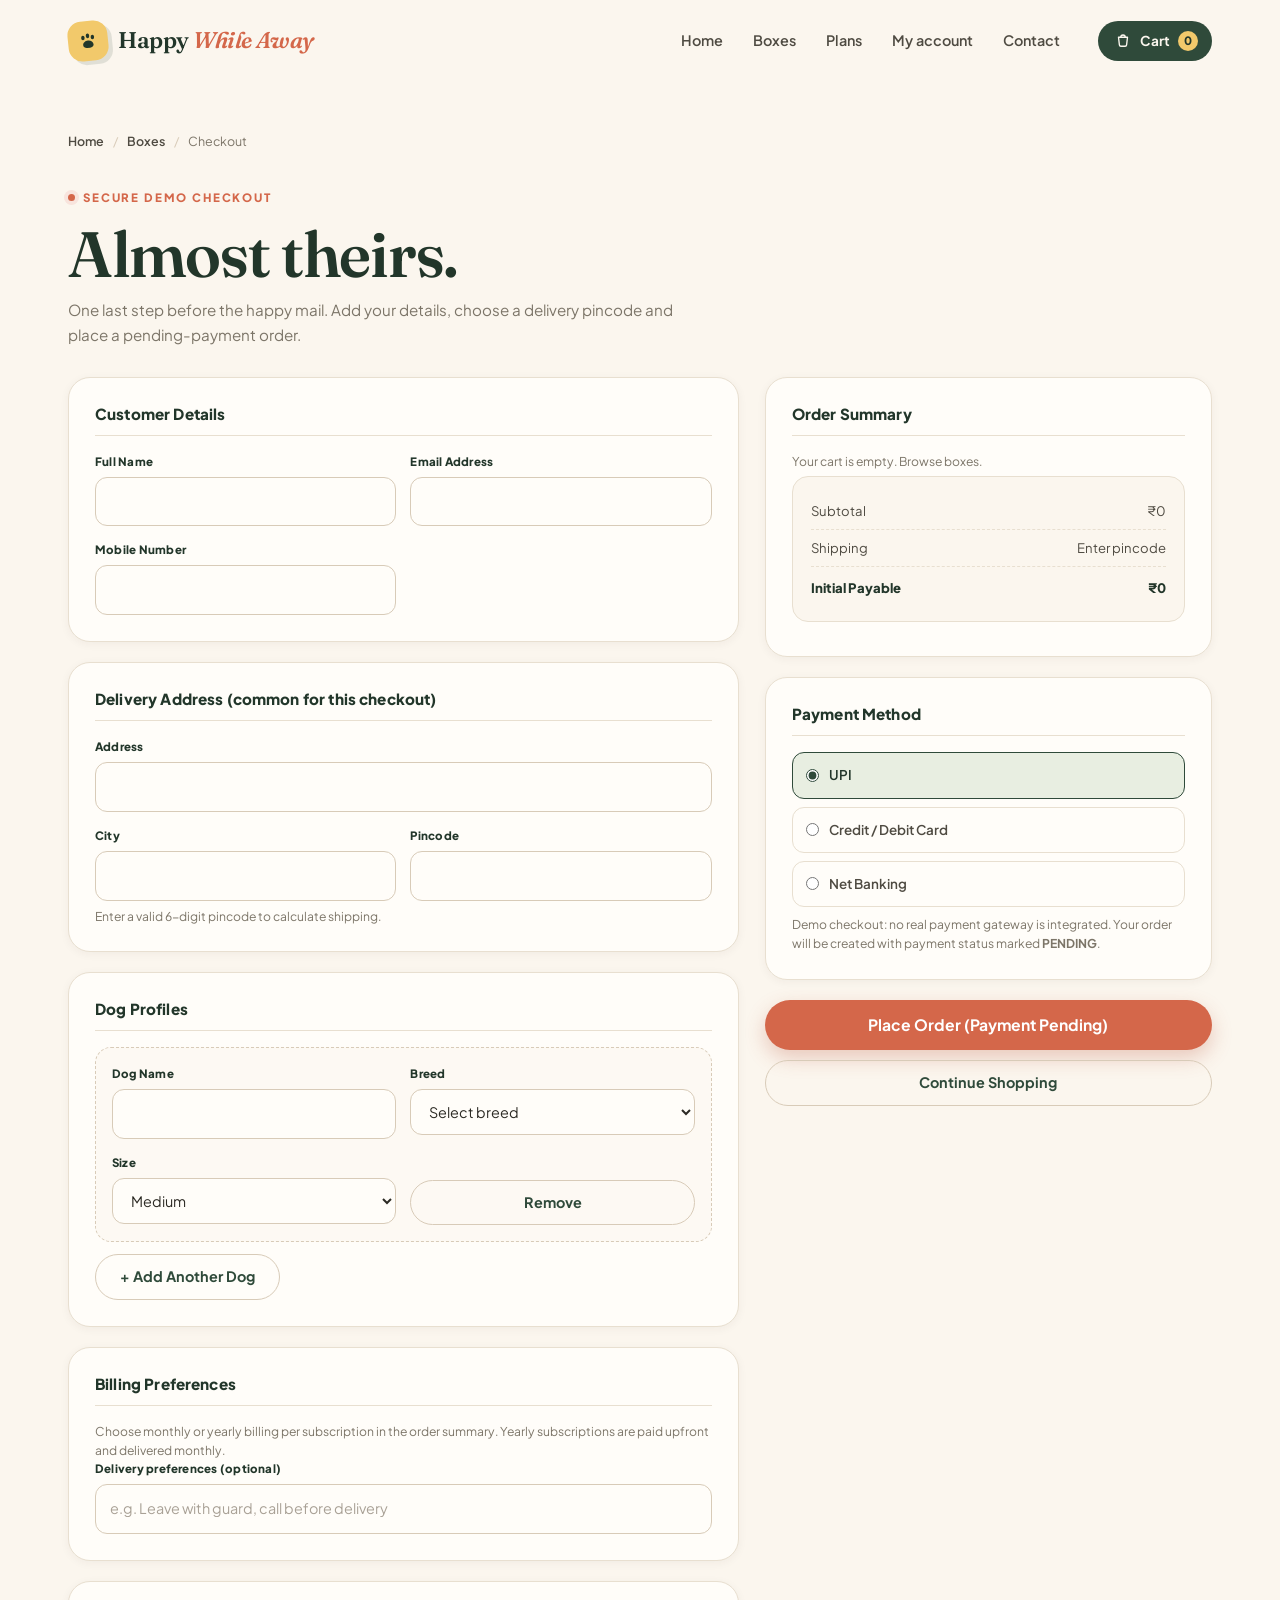
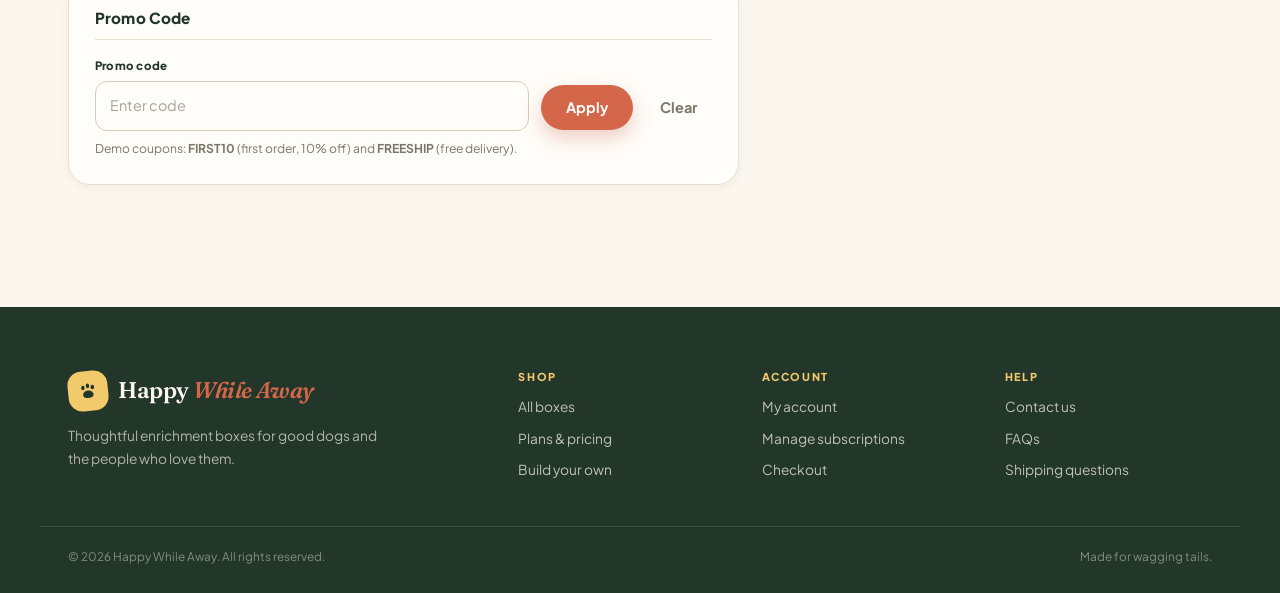
<file: checkout.html>
<!DOCTYPE html>
<html lang="en">
<head>
  <meta charset="UTF-8">
  <meta name="viewport" content="width=device-width, initial-scale=1.0">
  <title>Happy While Away - Checkout</title>
  <link rel="stylesheet" href="css/style.css">
  <script src="js/cart.js"></script>
  <script src="js/ui.js" defer></script>
</head>
<body id="checkoutPage">

    <a class="skip-link" href="#main">Skip to content</a>
  <header class="site-header">
    <div class="container header-inner">
      <a class="brand" href="index.html" aria-label="Happy While Away home">
        <span class="brand-mark" aria-hidden="true"><svg viewBox="0 0 24 24" fill="currentColor"><ellipse cx="6.8" cy="8.2" rx="1.9" ry="2.5"/><ellipse cx="12" cy="6.4" rx="1.9" ry="2.5"/><ellipse cx="17.2" cy="8.2" rx="1.9" ry="2.5"/><path d="M12 11.4c-3.1 0-5.7 2.1-5.7 4.7 0 2 1.8 3.4 4.2 3.4h3c2.4 0 4.2-1.4 4.2-3.4 0-2.6-2.6-4.7-5.7-4.7z"/></svg></span>
        <span class="brand-text">Happy <em>While Away</em></span>
      </a>
      <nav class="main-nav" id="mainNav" aria-label="Primary navigation">
        <a href="index.html">Home</a>
        <a href="products.html">Boxes</a>
        <a href="subscription.html">Plans</a>
        <a href="account.html">My account</a>
        <a href="contact.html">Contact</a>
      </nav>
      <div class="header-actions">
        <button class="cart-open-btn" id="cartOpenBtn" type="button" aria-label="Open shopping cart">
          <svg viewBox="0 0 24 24" fill="none" stroke="currentColor" stroke-width="1.8" stroke-linecap="round" stroke-linejoin="round" aria-hidden="true"><path d="M6 7h12l-1.2 10.2a2 2 0 0 1-2 1.8H9.2a2 2 0 0 1-2-1.8L6 7z"/><path d="M9 7a3 3 0 0 1 6 0"/></svg>
          <span class="cart-label">Cart</span>
          <span class="cart-badge" id="hwaCartBadge">0</span>
        </button>
        <button class="nav-toggle" id="navToggle" type="button" aria-expanded="false" aria-controls="mainNav" aria-label="Open menu"><span></span><span></span><span></span></button>
      </div>
    </div>
  </header>

    <main id="main" class="section checkout-section">
    <div class="container">
      <nav class="breadcrumb" aria-label="Breadcrumb">
        <a href="index.html">Home</a><span aria-hidden="true">/</span><a href="products.html">Boxes</a><span aria-hidden="true">/</span><span>Checkout</span>
      </nav>
      <div class="checkout-heading">
        <span class="eyebrow"><span class="eyebrow-dot" aria-hidden="true"></span> Secure demo checkout</span>
        <h1>Almost theirs.</h1>
        <p>One last step before the happy mail. Add your details, choose a delivery pincode and place a pending-payment order.</p>
      </div>
      <form id="checkoutForm">
        <div class="checkout-grid">
          <div class="checkout-left">
            <section class="form-section">
              <h3>Customer Details</h3>
              <div class="form-grid">
                <div class="form-field"><label for="custName">Full Name</label><input id="custName" required></div>
                <div class="form-field"><label for="custEmail">Email Address</label><input id="custEmail" type="email" required></div>
                <div class="form-field"><label for="custPhone">Mobile Number</label><input id="custPhone" required maxlength="10"></div>
              </div>
            </section>

            <section class="form-section">
              <h3>Delivery Address (common for this checkout)</h3>
              <div class="form-grid">
                <div class="form-field full"><label for="addrAddress">Address</label><input id="addrAddress" required></div>
                <div class="form-field"><label for="addrCity">City</label><input id="addrCity"></div>
                <div class="form-field"><label for="addrPincode">Pincode</label><input id="addrPincode" required maxlength="6"></div>
              </div>
              <p class="hint" id="shippingHint"></p>
            </section>

            <section class="form-section">
              <h3>Dog Profiles</h3>
              <div id="dogList"></div>
              <button type="button" class="btn btn-outline" id="addDogBtn">+ Add Another Dog</button>
            </section>

            <section class="form-section">
              <h3>Billing Preferences</h3>
              <p class="hint">Choose monthly or yearly billing per subscription in the order summary. Yearly subscriptions are paid upfront and delivered monthly.</p>
              <div class="form-field full">
                <label for="deliveryNotes">Delivery preferences (optional)</label>
                <input id="deliveryNotes" placeholder="e.g. Leave with guard, call before delivery">
              </div>
            </section>

            <section class="form-section">
              <h3>Promo Code</h3>
              <div class="lookup-form">
                <div class="form-field"><label for="promoInput">Promo code</label><input id="promoInput" placeholder="Enter code"></div>
                <button type="button" class="btn btn-primary" id="applyPromoBtn">Apply</button>
                <button type="button" class="btn btn-ghost" id="clearPromoBtn">Clear</button>
              </div>
              <p class="hint" id="promoStatus">Demo coupons: <strong>FIRST10</strong> (first order, 10% off) and <strong>FREESHIP</strong> (free delivery).</p>
            </section>
          </div>

          <div class="checkout-right">
            <section class="form-section">
              <h3>Order Summary</h3>
              <div id="checkoutItems"></div>
              <div id="checkoutTotals"></div>
            </section>

            <section class="form-section">
              <h3>Payment Method</h3>
              <div class="payment-methods">
                <label class="payment-option"><input type="radio" name="paymentMethod" value="upi" checked> UPI</label>
                <label class="payment-option"><input type="radio" name="paymentMethod" value="card"> Credit / Debit Card</label>
                <label class="payment-option"><input type="radio" name="paymentMethod" value="netbanking"> Net Banking</label>
              </div>
              <p class="hint">Demo checkout: no real payment gateway is integrated. Your order will be created with payment status marked <strong>PENDING</strong>.</p>
            </section>

            <button type="submit" class="btn btn-primary btn-lg" id="payNowBtn">Place Order (Payment Pending)</button>
            <a class="btn btn-outline" href="products.html">Continue Shopping</a>
            <div class="error-msg" id="checkoutError" style="display:none;"></div>
          </div>
        </div>
      </form>

      <div class="order-success" id="orderSuccess" style="display:none;"></div>
    </div>
  </main>

  <div class="verify-overlay" id="verifyOverlay">
    <div class="verify-modal">
      <h2>Verify your account</h2>
      <p class="hint">Your purchases will be linked to your customer account.</p>
      <div class="payment-methods">
        <label class="payment-option"><input type="radio" name="verifyMethod" value="email" checked> Verify by Email</label>
        <label class="payment-option"><input type="radio" name="verifyMethod" value="mobile"> Verify by Mobile</label>
      </div>
      <p class="hint" id="verifyTarget"></p>
      <button type="button" class="btn btn-outline" id="sendCodeBtn">Send Verification Code</button>
      <div class="verify-code-box" id="verifyCodeBox" style="display:none;">
        <p class="hint" id="demoCodeNotice"></p>
        <div class="form-field"><label for="verifyCodeInput">Enter 6-digit code</label><input id="verifyCodeInput" maxlength="6"></div>
        <button type="button" class="btn btn-primary" id="verifyBtn">Verify</button>
      </div>
      <div class="error-msg" id="verifyError" style="display:none;"></div>
      <p class="hint">This is a demo verification. No real email or SMS is sent.</p>
    </div>
  </div>

    <footer class="site-footer">
    <div class="container footer-grid">
      <div class="footer-brand">
        <a class="brand" href="index.html">
          <span class="brand-mark" aria-hidden="true"><svg viewBox="0 0 24 24" fill="currentColor"><ellipse cx="6.8" cy="8.2" rx="1.9" ry="2.5"/><ellipse cx="12" cy="6.4" rx="1.9" ry="2.5"/><ellipse cx="17.2" cy="8.2" rx="1.9" ry="2.5"/><path d="M12 11.4c-3.1 0-5.7 2.1-5.7 4.7 0 2 1.8 3.4 4.2 3.4h3c2.4 0 4.2-1.4 4.2-3.4 0-2.6-2.6-4.7-5.7-4.7z"/></svg></span>
          <span class="brand-text">Happy <em>While Away</em></span>
        </a>
        <p>Thoughtful enrichment boxes for good dogs and the people who love them.</p>
      </div>
      <div class="footer-col"><h4>Shop</h4><a href="products.html">All boxes</a><a href="subscription.html">Plans &amp; pricing</a><a href="product.html?id=build-your-own">Build your own</a></div>
      <div class="footer-col"><h4>Account</h4><a href="account.html">My account</a><a href="subscriptions.html">Manage subscriptions</a><a href="checkout.html">Checkout</a></div>
      <div class="footer-col"><h4>Help</h4><a href="contact.html">Contact us</a><a href="subscription.html#faq">FAQs</a><a href="contact.html">Shipping questions</a></div>
    </div>
    <div class="container footer-bottom"><p>&copy; 2026 Happy While Away. All rights reserved.</p><p>Made for wagging tails.</p></div>
  </footer>


  <script>
    (function () {
      var COUPONS = (window.HWA_CONFIG && window.HWA_CONFIG.coupons) || {};
      var SHIPPING_ZONES = [];
      var DEFAULT_SHIPPING_RATE = 0;

var dogSeq = 0;
      var promo = { code: null, type: null, percent: 0 };
      var demoCode = null;
      var verified = false;
      var COMMON_BREEDS = ["", "Labrador Retriever", "German Shepherd", "Golden Retriever", "Beagle", "Pug", "Shih Tzu", "Indie / Indian Pariah", "Rottweiler", "Doberman", "Husky", "Cocker Spaniel", "Dachshund", "Boxer", "Great Dane", "Maltese", "Pomeranian", "Other"];

      function newDogId() { dogSeq += 1; return "dog-" + Date.now() + "-" + dogSeq; }
      function breedOptions(selected) {
        var isOther = selected && COMMON_BREEDS.indexOf(selected) === -1;
        return COMMON_BREEDS.map(function (b) {
          var label = b === "" ? "Select breed" : b;
          var sel = (b !== "" && b === selected) || (b === "Other" && isOther) ? " selected" : "";
          return '<option value="' + b + '"' + sel + '>' + label + '</option>';
        }).join("");
      }
      function fmt(n) { return "\u20B9" + Math.round(n).toLocaleString("en-IN"); }
      function amountFor(item) {
        if (window.HWA && window.HWA.Cart && typeof window.HWA.Cart.amountFor === "function") { return window.HWA.Cart.amountFor(item); }
        var gross = item.price;
        if (item.freq === "yearly") {
          var d = window.HWA_CONFIG && typeof window.HWA_CONFIG.annualDiscountPercent === "number" ? window.HWA_CONFIG.annualDiscountPercent : 0;
var months = (item.productId === "build-your-own") ? 12 : 10;
          gross = Math.round(item.price * months * (1 - d / 100));
        }
        return gross;
      }
      function shippingFor(pincode) {
        if (window.HWA && typeof window.HWA.shippingFor === "function") { return window.HWA.shippingFor(pincode); }
        var pin = String(pincode || "").trim();
        if (!/^[0-9]{6}$/.test(pin)) { return { known: false, rate: 0, zone: null }; }
        return { known: true, rate: Number(window.HWA_CONFIG && window.HWA_CONFIG.defaultShippingRate) || 99, zone: "Standard" };
      }
      function addDog() {
        var id = newDogId();
        var wrap = document.createElement("div");
        wrap.className = "dog-row form-grid";
        wrap.setAttribute("data-dog-id", id);
wrap.innerHTML =
          '<div class="form-field"><label for="' + id + '-name">Dog Name</label><input id="' + id + '-name" class="dog-name"></div>' +
          '<div class="form-field"><label for="' + id + '-breed">Breed</label><select id="' + id + '-breed" class="dog-breed">' + breedOptions("") + '</select></div>' +
          '<div class="form-field dog-breed-other-wrap" id="' + id + '-breed-other-wrap" style="display:none;"><label for="' + id + '-breed-other">Custom breed</label><input id="' + id + '-breed-other" class="dog-breed-other"></div>' +
          '<div class="form-field"><label for="' + id + '-size">Size</label><select id="' + id + '-size" class="dog-size"><option>Small</option><option selected>Medium</option><option>Large</option></select></div>' +
          '<div class="form-field"><label>&nbsp;</label><button type="button" class="btn btn-outline remove-dog">Remove</button></div>';
        wrap.querySelector(".remove-dog").addEventListener("click", function () {
          wrap.parentNode.removeChild(wrap);
          renderItems();
        });
        wrap.querySelector(".dog-name").addEventListener("input", renderItems);
        var breedSelect = wrap.querySelector(".dog-breed");
        if (breedSelect) {
          breedSelect.addEventListener("change", function () {
            var otherWrap = document.getElementById(id + "-breed-other-wrap");
            if (otherWrap) { otherWrap.style.display = breedSelect.value === "Other" ? "block" : "none"; }
            renderItems();
          });
        }
        wrap.querySelector(".dog-size").addEventListener("change", renderItems);
        document.getElementById("dogList").appendChild(wrap);
        renderItems();
      }
      function dogs() {
        var out = [];
document.querySelectorAll("#dogList .dog-row").forEach(function (row) {
          var name = row.querySelector(".dog-name").value.trim();
          var breedSelect = row.querySelector(".dog-breed");
          var breed = breedSelect ? breedSelect.value : "";
          if (breed === "Other") {
            var otherInput = row.querySelector(".dog-breed-other");
            breed = otherInput ? otherInput.value.trim() : "";
          }
          if (name) { out.push({ id: row.getAttribute("data-dog-id"), name: name, breed: breed, size: row.querySelector(".dog-size").value }); }
        });
        return out;
      }
      function cartItems() { return window.HWA.Cart.get().items; }
      function accountStore() { try { return JSON.parse(localStorage.getItem("hwa_accounts") || "{}"); } catch (e) { return {}; } }
      function renderItems() {
        var items = cartItems();
        var container = document.getElementById("checkoutItems");
        if (!items.length) { container.innerHTML = '<p class="hint">Your cart is empty. <a href="products.html">Browse boxes</a>.</p>'; renderTotals(); return; }
        container.innerHTML = "";
        items.forEach(function (it, i) {
          var dogList = dogs();
          var row = document.createElement("div");
          row.className = "checkout-item";
          row.innerHTML =
            '<div class="checkout-item-main">' +
              '<div class="checkout-item-name">' + it.name + (it.config && it.config.categories ? ' [BYO: ' + it.config.categories.map(function (c) { return (window.HWA && window.HWA.categoryLabel) ? window.HWA.categoryLabel(c) : c; }).join(", ") + ']' : '') + '</div>' +
              '<div class="checkout-item-sub">Qty ' + it.qty + ' &middot; ' + fmt(amountFor(it) * it.qty) + (it.freq === "yearly" ? ' upfront' : ' / month') + '</div>' +
            '</div>' +
            '<div class="checkout-item-controls">' +
              '<select class="checkout-freq" aria-label="Billing frequency for ' + it.name + '" data-index="' + i + '">' +
                '<option value="monthly"' + (it.freq === "monthly" ? " selected" : "") + '>Monthly</option>' +
                '<option value="yearly"' + (it.freq === "yearly" ? " selected" : "") + '>Yearly (billed upfront)</option>' +
              '</select>' +
              '<select class="checkout-dog" aria-label="Assign dog for ' + it.name + '" data-index="' + i + '">' +
                '<option value="">Assign dog (optional)</option>' +
                dogList.map(function (d) { return '<option value="' + d.id + '"' + (it.dogId === d.id ? " selected" : "") + '>' + d.name + '</option>'; }).join("") +
              '</select>' +
            '</div>';
          container.appendChild(row);
          row.querySelector(".checkout-freq").addEventListener("change", function () {
            cartItems()[i].freq = this.value;
            window.HWA.Cart.get().save();
            renderItems();
          });
          row.querySelector(".checkout-dog").addEventListener("change", function () {
            cartItems()[i].dogId = this.value || null;
          });
        });
        renderTotals();
      }
      function totals() {
        var items = cartItems();
        var subtotal = 0;
        items.forEach(function (it) { subtotal += amountFor(it) * it.qty; });
        var discount = promo.type === "first_time" ? Math.round(subtotal * (promo.percent / 100)) : 0;
        var pin = document.getElementById("addrPincode").value.trim();
        var ship = shippingFor(pin);
        var shipping = promo.type === "free_delivery" ? 0 : (ship.known ? ship.rate : 0);
        var total = Math.max(0, subtotal - discount + shipping);
        return { subtotal: subtotal, discount: discount, shipping: shipping, shippingKnown: promo.type === "free_delivery" ? true : ship.known, zone: ship.zone, total: total, promoType: promo.type };
      }
      function renderTotals() {
        var t = totals();
        var shipLabel;
        if (t.promoType === "free_delivery") { shipLabel = "FREE (coupon)"; }
        else if (!t.shippingKnown) { shipLabel = "Enter pincode"; }
        else { shipLabel = fmt(t.shipping) + (t.zone ? " (" + t.zone + ")" : ""); }
        document.getElementById("checkoutTotals").innerHTML =
          '<div class="order-summary">' +
            '<div class="row"><span>Subtotal</span><span>' + fmt(t.subtotal) + '</span></div>' +
            (t.discount > 0 ? '<div class="row"><span>Coupon (' + promo.code + ')</span><span>-' + fmt(t.discount) + '</span></div>' : '') +
            '<div class="row"><span>Shipping</span><span>' + shipLabel + '</span></div>' +
            '<div class="row"><span>Initial Payable</span><span>' + fmt(t.total) + '</span></div>' +
          '</div>';
        var pin = document.getElementById("addrPincode").value.trim();
        var ship = shippingFor(pin);
        document.getElementById("shippingHint").textContent = ship.known ? "Shipping zone: " + ship.zone + " - " + fmt(ship.rate) : "Enter a valid 6-digit pincode to calculate shipping.";
        document.getElementById("hwaCartBadge").textContent = String(window.HWA.Cart.totals(cartItems()).count);
      }
      function showError(msg) { var el = document.getElementById("checkoutError"); el.textContent = msg; el.style.display = "block"; }
      function applyPromo() {
        var code = document.getElementById("promoInput").value.trim().toUpperCase();
        var status = document.getElementById("promoStatus");
        promo = { code: null, type: null, percent: 0 };
        if (!code) { status.textContent = "Enter a promo code."; renderTotals(); return; }
        var def = COUPONS[code];
        if (!def) { status.textContent = "Invalid promo code."; renderTotals(); return; }
        if (def.type === "first_time") {
          var email = document.getElementById("custEmail").value.trim().toLowerCase();
          if (!/^[^\s@]+@[^\s@]+\.[^\s@]+$/.test(email)) { status.textContent = "Enter a valid email to check first-order eligibility."; renderTotals(); return; }
          var acc = accountStore()[email];
          if (acc && acc.orders && acc.orders.length > 0) { status.textContent = "This coupon is only for first-time customers."; renderTotals(); return; }
          if (acc && acc.usedCoupons && acc.usedCoupons.indexOf(code) !== -1) { status.textContent = "You have already used this coupon."; renderTotals(); return; }
          promo = { code: code, type: "first_time", percent: def.percent };
          status.textContent = "Applied: " + def.label + ".";
        } else if (def.type === "free_delivery") {
          promo = { code: code, type: "free_delivery", percent: 0 };
          status.textContent = "Applied: free delivery.";
        }
        renderTotals();
      }
      function buildOrder() {
        document.getElementById("checkoutError").style.display = "none";
        var name = document.getElementById("custName").value.trim();
        var email = document.getElementById("custEmail").value.trim();
        var phone = document.getElementById("custPhone").value.trim();
        var address = document.getElementById("addrAddress").value.trim();
        var city = document.getElementById("addrCity").value.trim();
        var pincode = document.getElementById("addrPincode").value.trim();
        if (!/^[A-Za-z\s]+$/.test(name)) { showError("Please enter a valid full name."); return null; }
        if (!/^[^\s@]+@[^\s@]+\.[^\s@]+$/.test(email)) { showError("Please enter a valid email."); return null; }
        if (!/^[0-9]{10}$/.test(phone)) { showError("Please enter a valid 10-digit mobile number."); return null; }
        if (!address) { showError("Please enter a delivery address."); return null; }
        if (!/^[0-9]{6}$/.test(pincode)) { showError("Please enter a valid 6-digit pincode."); return null; }
        var dogProfiles = dogs();
        if (!dogProfiles.length) { showError("Please add at least one dog profile."); return null; }
        var items = cartItems();
        if (!items.length) { showError("Your cart is empty."); return null; }
        if (promo.type === "first_time") {
          var acc = accountStore()[email.toLowerCase()];
          if (acc && ((acc.orders && acc.orders.length > 0) || (acc.usedCoupons && acc.usedCoupons.indexOf(promo.code) !== -1))) { showError("This first-time coupon is no longer eligible."); return null; }
        }
        var pmEl = document.querySelector("input[name='paymentMethod']:checked");
        var t = totals();
        var orderId = "HWA-ORD-" + Date.now();
        var dogById = {};
        dogProfiles.forEach(function (d) { dogById[d.id] = d; });
        var lineItems = items.map(function (it) {
          var unit = amountFor(it);
          return {
            productId: it.productId, name: it.name, qty: it.qty, freq: it.freq, config: it.config || null,
            unitAmount: unit, amount: unit * it.qty,
            dogId: it.dogId || null, dogName: it.dogId && dogById[it.dogId] ? dogById[it.dogId].name : null
          };
        });
        return {
          orderId: orderId, email: email,
          customer: { name: name, email: email, phone: phone },
          deliveryAddress: { address: address, city: city, pincode: pincode },
          dogs: dogProfiles, items: lineItems,
          subtotal: t.subtotal, couponCode: promo.code, couponType: promo.type, couponDiscount: t.discount, shipping: t.shipping, total: t.total,
          paymentMethod: pmEl ? pmEl.value : "upi", paymentStatus: "pending",
          deliveryPreferences: { notes: document.getElementById("deliveryNotes").value.trim() },
          status: "order_placed"
        };
      }
      function saveAccount(order) {
        var store = accountStore();
        var key = order.email.toLowerCase();
        var acc = store[key] || { email: order.email, name: order.customer.name, phone: order.customer.phone, address: order.deliveryAddress, dogs: [], orders: [], subscriptions: [], notifications: [], usedCoupons: [] };
        acc.name = order.customer.name; acc.phone = order.customer.phone; acc.address = order.deliveryAddress;
        acc.notifications = acc.notifications || []; acc.usedCoupons = acc.usedCoupons || [];
        order.dogs.forEach(function (d) { if (!acc.dogs.some(function (x) { return x.id === d.id; })) { acc.dogs.push(d); } });
        acc.orders.unshift({ orderId: order.orderId, createdAt: new Date().toISOString(), items: order.items, subtotal: order.subtotal, couponCode: order.couponCode, couponDiscount: order.couponDiscount, shipping: order.shipping, total: order.total, paymentMethod: order.paymentMethod, paymentStatus: "pending", status: "order_placed", statusUpdatedAt: new Date().toISOString(), notifiedStatuses: [] });
        if (order.couponType === "first_time" && order.couponCode && acc.usedCoupons.indexOf(order.couponCode) === -1) { acc.usedCoupons.push(order.couponCode); }
        order.items.forEach(function (it, idx) {
          var renewal = new Date(); renewal.setMonth(renewal.getMonth() + (it.freq === "yearly" ? 12 : 1));
          var nextDelivery = new Date(); nextDelivery.setMonth(nextDelivery.getMonth() + 1);
          acc.subscriptions.push({
            id: "HWA-SUB-" + Date.now() + "-" + (idx + 1), orderId: order.orderId, createdAt: new Date().toISOString(),
            frequency: it.freq, productId: it.productId, name: it.name, unitAmount: it.unitAmount, qty: it.qty, amount: it.amount, config: it.config,
            dogId: it.dogId, dogName: it.dogName, deliveryAddress: order.deliveryAddress, deliveryPreferences: order.deliveryPreferences,
            billing: { type: it.freq, amount: it.amount, nextDueDate: renewal.toISOString(), chargedUpfrontMonths: it.freq === "yearly" ? 12 : 1 },
            renewalDate: renewal.toISOString(), nextDeliveryDate: nextDelivery.toISOString(), skippedDeliveries: [],
            status: "active", paymentStatus: "pending"
          });
        });
        store[key] = acc;
        try { localStorage.setItem("hwa_accounts", JSON.stringify(store)); } catch (e) {}
        return acc;
      }
      function sendOrder(order, subscriptionIds) {
        var payload = {
          orderId: order.orderId, subscriptionIds: subscriptionIds || [],
          customer: order.customer, deliveryAddress: order.deliveryAddress, dogs: order.dogs,
          items: order.items.map(function (it) { return { productId: it.productId, name: it.name, price: it.unitAmount, qty: it.qty, freq: it.freq, config: it.config, dogId: it.dogId, amount: it.unitAmount }; }),
          paymentMethod: order.paymentMethod, promoCode: order.couponCode, promoDiscount: order.couponDiscount,
          deliveryPreferences: order.deliveryPreferences, frequency: order.items[0].freq,
          planType: order.items[0].productId === "build-your-own" ? "build-your-own" : "curated", total: order.total
        };
        return fetch("/api/subscribe", { method: "POST", headers: { "Content-Type": "application/json" }, body: JSON.stringify(payload) })
          .then(function (r) { return r.json(); }).catch(function () { return { ok: false }; });
      }
      function notify(type, order, extra) {
        var data = Object.assign({ orderId: order.orderId, itemsSummary: order.items.map(function (it) { return it.name + " x " + it.qty; }).join(", "), total: order.total }, extra || {});
        return fetch("/api/notify", { method: "POST", headers: { "Content-Type": "application/json" }, body: JSON.stringify({ type: type, to: order.email, data: data }) })
          .then(function (r) { return r.json(); }).catch(function () { return { ok: false }; });
      }
      function showConfirmation(order, backend) {
        var itemsHtml = order.items.map(function (it) {
          return '<div class="row"><span>' + it.name + ' x ' + it.qty + (it.dogName ? ' (' + it.dogName + ')' : '') + '</span><span>' + it.freq + ' &middot; ' + fmt(it.amount) + '</span></div>';
        }).join("");
        var oid = backend && backend.orderId ? backend.orderId : order.orderId;
        document.getElementById("checkoutForm").style.display = "none";
        var el = document.getElementById("orderSuccess");
        el.innerHTML =
          '<span class="success-icon">!</span>' +
          '<h2>Order Placed - Payment Pending</h2>' +
          '<p>Your order was created with payment status <strong>PENDING</strong>. No real payment has been processed.</p>' +
          '<div class="order-summary">' +
            '<div class="row"><span>Order ID</span><span>' + oid + '</span></div>' +
            itemsHtml +
            '<div class="row"><span>Order status</span><span>Order Placed</span></div>' +
            '<div class="row"><span>Delivery address</span><span>' + order.deliveryAddress.address + ', ' + order.deliveryAddress.pincode + '</span></div>' +
            '<div class="row"><span>Billing frequency</span><span>' + order.items.map(function (it) { return it.freq; }).join(', ') + '</span></div>' +
            '<div class="row"><span>Shipping</span><span>' + fmt(order.shipping) + '</span></div>' +
            '<div class="row"><span>Initial order amount</span><span>' + fmt(order.total) + '</span></div>' +
            '<div class="row"><span>Payment status</span><span>PENDING</span></div>' +
          '</div>' +
          '<a class="btn btn-primary" href="account.html">Go to My Account</a> ' +
          '<a class="btn btn-outline" href="products.html">Keep Shopping</a>';
        el.style.display = "block";
      }
      function placeOrder() {
        var order = buildOrder();
        if (!order) { return; }
        var btn = document.getElementById("payNowBtn");
        btn.disabled = true;
        var acc = saveAccount(order);
        var localSubs = acc.subscriptions.filter(function (s) { return s.orderId === order.orderId; });
        sendOrder(order, localSubs.map(function (s) { return s.id; })).then(function (backend) {
          notify("order_confirmation", order, { paymentStatus: "pending" }).then(function (resp) {
            if (resp && resp.notification) {
              acc.notifications = acc.notifications || [];
              acc.notifications.unshift({ type: "order_confirmation", subject: resp.notification.subject, createdAt: resp.notification.createdAt, simulated: resp.simulated });
              try { var store = accountStore(); store[order.email.toLowerCase()] = acc; localStorage.setItem("hwa_accounts", JSON.stringify(store)); } catch (e) {}
            }
          });
          window.HWA.Cart.clear();
          showConfirmation(order, backend);
        });
      }
      function openVerify() { document.getElementById("verifyOverlay").classList.add("open"); }
      function closeVerify() { document.getElementById("verifyOverlay").classList.remove("open"); }
      function verifyTarget() {
        var method = document.querySelector("input[name='verifyMethod']:checked").value;
        return method === "mobile" ? document.getElementById("custPhone").value.trim() : document.getElementById("custEmail").value.trim();
      }
      document.addEventListener("DOMContentLoaded", function () {
        document.getElementById("cartOpenBtn").addEventListener("click", function () { window.HWA.openCart(); });
        document.getElementById("addDogBtn").addEventListener("click", addDog);
        addDog();
        renderItems();
        ["addrPincode", "custEmail"].forEach(function (id) { document.getElementById(id).addEventListener("input", renderTotals); });
        renderTotals();
        document.getElementById("applyPromoBtn").addEventListener("click", applyPromo);
        document.getElementById("clearPromoBtn").addEventListener("click", function () {
          promo = { code: null, type: null, percent: 0 };
          document.getElementById("promoInput").value = "";
          document.getElementById("promoStatus").textContent = "Demo coupons: FIRST10 (first order, 10% off) and FREESHIP (free delivery).";
          renderTotals();
        });
        document.addEventListener("hwa:cart-updated", function () {
          if (document.getElementById("checkoutItems")) { renderItems(); }
        });
        ["custEmail", "custPhone"].forEach(function (id) {
          document.getElementById(id).addEventListener("input", function () { verified = false; });
        });
        document.querySelectorAll("input[name='verifyMethod']").forEach(function (r) { r.addEventListener("change", function () { document.getElementById("verifyCodeBox").style.display = "none"; }); });
        document.getElementById("sendCodeBtn").addEventListener("click", function () {
          var target = verifyTarget();
          var errEl = document.getElementById("verifyError");
          if (!target) { errEl.textContent = "Please enter your email or mobile first."; errEl.style.display = "block"; return; }
          errEl.style.display = "none";
          demoCode = String(Math.floor(100000 + Math.random() * 900000));
          document.getElementById("demoCodeNotice").textContent = "Demo verification code: " + demoCode + " (no real message is sent)";
          document.getElementById("verifyCodeBox").style.display = "block";
          document.getElementById("verifyTarget").textContent = "Code sent to (demo): " + target;
        });
        document.getElementById("verifyBtn").addEventListener("click", function () {
          var errEl = document.getElementById("verifyError");
          if (document.getElementById("verifyCodeInput").value.trim() !== demoCode) { errEl.textContent = "Incorrect code. Please try again."; errEl.style.display = "block"; return; }
          errEl.style.display = "none";
          verified = true;
          closeVerify();
          placeOrder();
        });
        document.getElementById("checkoutForm").addEventListener("submit", function (e) {
          e.preventDefault();
          if (!buildOrder()) { return; }
          if (!verified) { openVerify(); return; }
          placeOrder();
        });
      });
    })();
  </script>

</body>
</html>
</file>
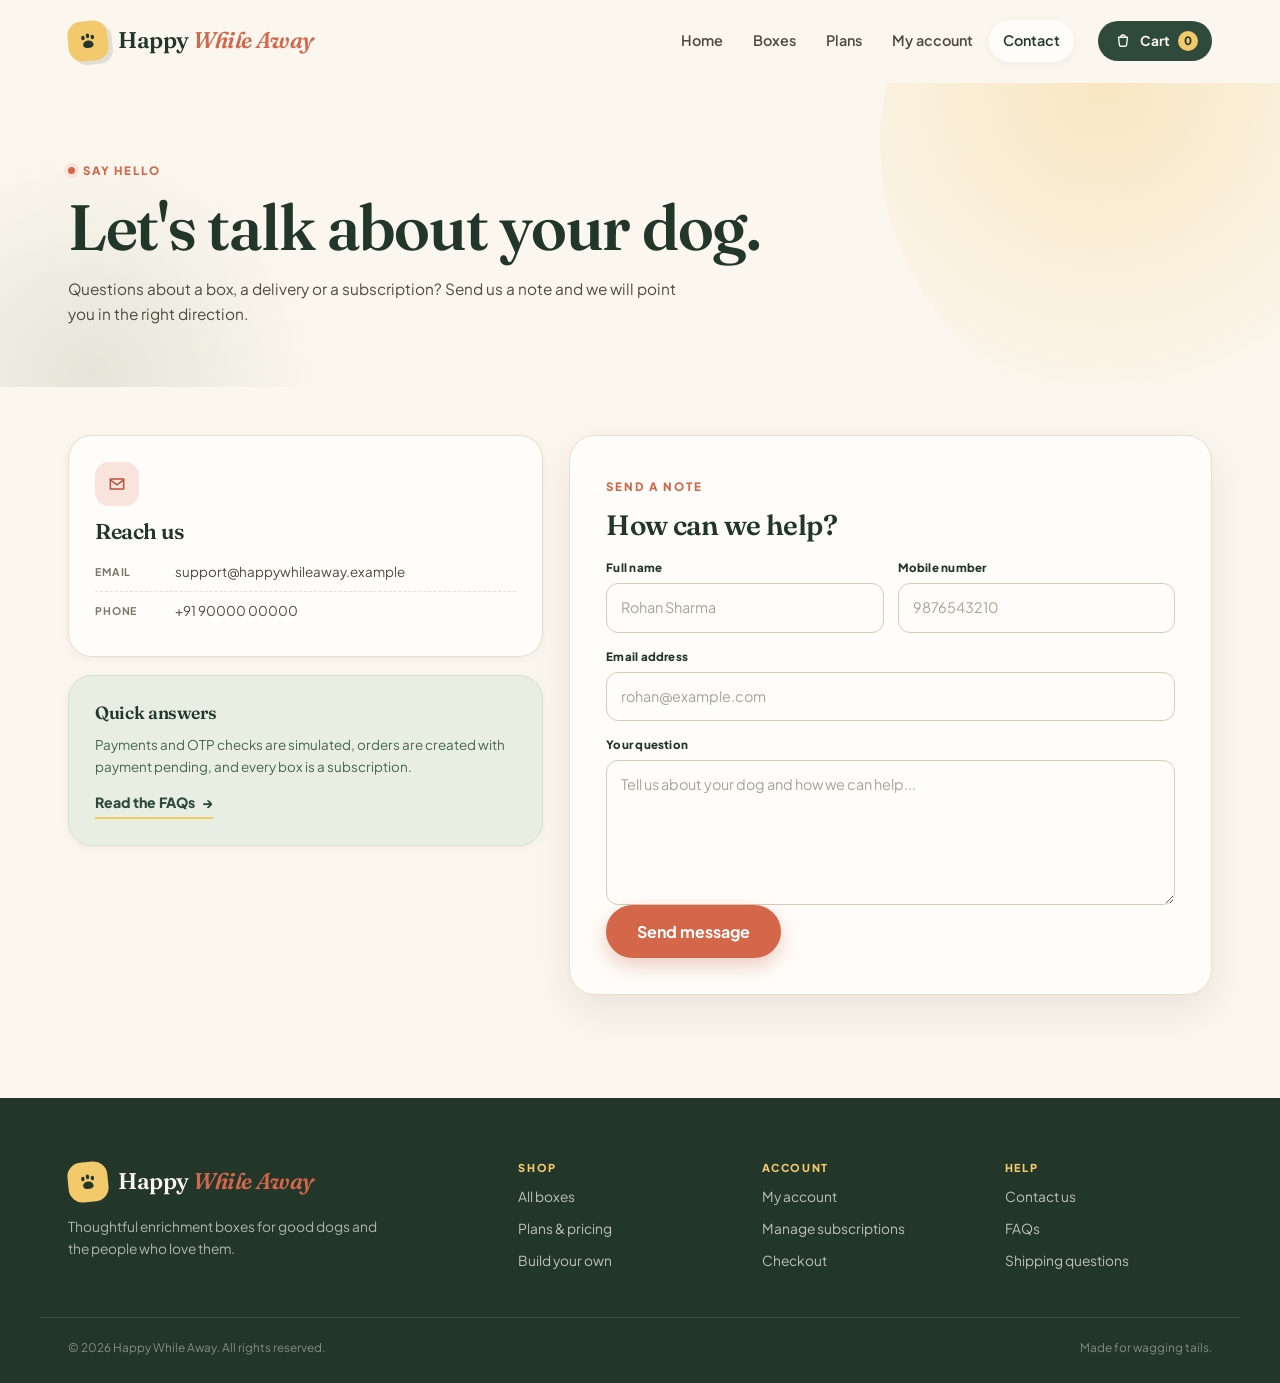
<file: contact.html>
<!DOCTYPE html>
<html lang="en">
<head>
  <meta charset="UTF-8">
  <meta name="viewport" content="width=device-width, initial-scale=1.0">
  <meta name="theme-color" content="#fbf6ee">
  <meta name="description" content="Contact Happy While Away about dog enrichment subscriptions, orders or delivery.">
  <title>Contact | Happy While Away</title>
  <link rel="stylesheet" href="css/style.css">
  <script src="js/cart.js"></script>
  <script src="js/ui.js" defer></script>
</head>
<body>
  <a class="skip-link" href="#main">Skip to content</a>
  <header class="site-header">
    <div class="container header-inner">
      <a class="brand" href="index.html" aria-label="Happy While Away home">
        <span class="brand-mark" aria-hidden="true"><svg viewBox="0 0 24 24" fill="currentColor"><ellipse cx="6.8" cy="8.2" rx="1.9" ry="2.5"/><ellipse cx="12" cy="6.4" rx="1.9" ry="2.5"/><ellipse cx="17.2" cy="8.2" rx="1.9" ry="2.5"/><path d="M12 11.4c-3.1 0-5.7 2.1-5.7 4.7 0 2 1.8 3.4 4.2 3.4h3c2.4 0 4.2-1.4 4.2-3.4 0-2.6-2.6-4.7-5.7-4.7z"/></svg></span>
        <span class="brand-text">Happy <em>While Away</em></span>
      </a>
      <nav class="main-nav" id="mainNav" aria-label="Primary navigation">
        <a href="index.html">Home</a>
        <a href="products.html">Boxes</a>
        <a href="subscription.html">Plans</a>
        <a href="account.html">My account</a>
        <a href="contact.html" class="active">Contact</a>
      </nav>
      <div class="header-actions">
        <button class="cart-open-btn" id="cartOpenBtn" type="button" aria-label="Open shopping cart">
          <svg viewBox="0 0 24 24" fill="none" stroke="currentColor" stroke-width="1.8" stroke-linecap="round" stroke-linejoin="round" aria-hidden="true"><path d="M6 7h12l-1.2 10.2a2 2 0 0 1-2 1.8H9.2a2 2 0 0 1-2-1.8L6 7z"/><path d="M9 7a3 3 0 0 1 6 0"/></svg>
          <span class="cart-label">Cart</span>
          <span class="cart-badge" id="hwaCartBadge">0</span>
        </button>
        <button class="nav-toggle" id="navToggle" type="button" aria-expanded="false" aria-controls="mainNav" aria-label="Open menu"><span></span><span></span><span></span></button>
      </div>
    </div>
  </header>

  <main id="main">
    <section class="page-hero page-hero-contact">
      <div class="container page-hero-inner">
        <div class="page-hero-copy">
          <span class="eyebrow"><span class="eyebrow-dot" aria-hidden="true"></span> Say hello</span>
          <h1>Let's talk about your dog.</h1>
          <p>Questions about a box, a delivery or a subscription? Send us a note and we will point you in the right direction.</p>
        </div>
      </div>
    </section>

    <section class="section contact-section">
      <div class="container contact-layout">
        <aside class="contact-info">
          <div class="info-card">
            <span class="info-icon" aria-hidden="true"><svg viewBox="0 0 24 24" fill="none" stroke="currentColor" stroke-width="1.8" stroke-linecap="round" stroke-linejoin="round"><path d="M4 6h16v12H4z"/><path d="M4 7l8 6 8-6"/></svg></span>
            <h2>Reach us</h2>
            <p class="contact-line"><strong>Email</strong><span>support@happywhileaway.example</span></p>
<p class="contact-line"><strong>Phone</strong><span>+91 90000 00000</span></p>
            </div>
          <div class="info-card info-card-soft">
            <h3>Quick answers</h3>
            <p>Payments and OTP checks are simulated, orders are created with payment pending, and every box is a subscription.</p>
            <a class="text-link" href="subscription.html#faq">Read the FAQs <span aria-hidden="true">&rarr;</span></a>
          </div>
          <div class="contact-doodle" aria-hidden="true">
            <svg viewBox="0 0 240 140" fill="none" stroke="currentColor" stroke-width="2.2" stroke-linecap="round" stroke-linejoin="round">
              <path d="M48 74c0-21 16-38 37-38s37 17 37 38v18c0 18-15 33-33 33h-8c-18 0-33-15-33-33V74z"/>
              <circle cx="72" cy="76" r="2.6" fill="currentColor" stroke="none"/>
              <circle cx="98" cy="76" r="2.6" fill="currentColor" stroke="none"/>
              <path d="M81 88c3 4 6 5 9 1"/>
              <path d="M62 61c5-7 15-9 22-4"/>
              <path d="M148 64c18-8 36 1 42 18 5 15-3 31-18 37"/>
              <path d="M183 106c8 2 16 0 22-6"/>
              <circle cx="205" cy="52" r="7"/>
              <path d="M30 110l3 7 7 3-7 3-3 7-3-7-7-3 7-3 3-7z" fill="currentColor" stroke="none"/>
            </svg>
          </div>
        </aside>

        <div class="contact-form-wrap">
          <div class="profile-card">
            <span class="eyebrow">Send a note</span>
            <h2>How can we help?</h2>
            <form id="contact-form" novalidate>
              <div class="form-grid">
                <div class="form-field">
                  <label for="contactName">Full name</label>
                  <input id="contactName" type="text" name="name" required placeholder="Rohan Sharma" autocomplete="name">
                </div>
                <div class="form-field">
                  <label for="contactMobile">Mobile number</label>
                  <input id="contactMobile" type="tel" name="mobile" required placeholder="9876543210" maxlength="10" inputmode="numeric" autocomplete="tel">
                </div>
                <div class="form-field full">
                  <label for="contactEmail">Email address</label>
                  <input id="contactEmail" type="email" name="email" required placeholder="rohan@example.com" autocomplete="email">
                </div>
                <div class="form-field full">
                  <label for="contactConcern">Your question</label>
                  <textarea id="contactConcern" name="concern" required rows="5" placeholder="Tell us about your dog and how we can help..."></textarea>
                </div>
              </div>
              <div class="error-msg" id="contact-error" style="display:none;"></div>
              <div class="success-msg" id="contact-success" style="display:none;"></div>
              <button type="submit" class="btn btn-primary btn-large" id="contact-btn">Send message</button>
              </form>
          </div>
        </div>
      </div>
    </section>
  </main>

  <footer class="site-footer">
    <div class="container footer-grid">
      <div class="footer-brand">
        <a class="brand" href="index.html">
          <span class="brand-mark" aria-hidden="true"><svg viewBox="0 0 24 24" fill="currentColor"><ellipse cx="6.8" cy="8.2" rx="1.9" ry="2.5"/><ellipse cx="12" cy="6.4" rx="1.9" ry="2.5"/><ellipse cx="17.2" cy="8.2" rx="1.9" ry="2.5"/><path d="M12 11.4c-3.1 0-5.7 2.1-5.7 4.7 0 2 1.8 3.4 4.2 3.4h3c2.4 0 4.2-1.4 4.2-3.4 0-2.6-2.6-4.7-5.7-4.7z"/></svg></span>
          <span class="brand-text">Happy <em>While Away</em></span>
        </a>
        <p>Thoughtful enrichment boxes for good dogs and the people who love them.</p>
      </div>
      <div class="footer-col"><h4>Shop</h4><a href="products.html">All boxes</a><a href="subscription.html">Plans &amp; pricing</a><a href="product.html?id=build-your-own">Build your own</a></div>
      <div class="footer-col"><h4>Account</h4><a href="account.html">My account</a><a href="subscriptions.html">Manage subscriptions</a><a href="checkout.html">Checkout</a></div>
      <div class="footer-col"><h4>Help</h4><a href="contact.html">Contact us</a><a href="subscription.html#faq">FAQs</a><a href="contact.html">Shipping questions</a></div>
    </div>
    <div class="container footer-bottom"><p>&copy; 2026 Happy While Away. All rights reserved.</p><p>Made for wagging tails.</p></div>
  </footer>

  <script>
    (function () {
      var form = document.getElementById("contact-form");
      var btn = document.getElementById("contact-btn");
      var error = document.getElementById("contact-error");
      var success = document.getElementById("contact-success");

      function showError(message) {
        error.textContent = message;
        error.style.display = "block";
        success.style.display = "none";
      }

      form.addEventListener("submit", function (e) {
        e.preventDefault();
        error.style.display = "none";
        var data = Object.fromEntries(new FormData(form).entries());
        if (!/^[A-Za-z\s]{2,50}$/.test(String(data.name || "").trim())) { showError("Please enter a name using letters and spaces."); return; }
        if (!/^[0-9]{10}$/.test(String(data.mobile || "").trim())) { showError("Please enter a 10-digit mobile number."); return; }
        if (!/^[^\s@]+@[^\s@]+\.[^\s@]+$/.test(String(data.email || "").trim())) { showError("Please enter a valid email address."); return; }
        if (String(data.concern || "").trim().length < 10) { showError("Please tell us a little more so we can help."); return; }

        btn.textContent = "Sending...";
        btn.disabled = true;
        fetch("/api/contact", {
          method: "POST",
          headers: { "Content-Type": "application/json" },
          body: JSON.stringify(data)
        })
          .then(function (res) { return res.json().then(function (json) { return { ok: res.ok, json: json }; }); })
          .then(function (result) {
            if (!result.ok || !result.json.ok) { throw new Error(result.json.error || "Could not send message"); }
            form.reset();
            success.textContent = "Thank you! Your message has been received.";
            success.style.display = "block";
            btn.textContent = "Send message";
            btn.disabled = false;
          })
          .catch(function (err) {
            showError(err.message || "Could not send message. Please try again.");
            btn.textContent = "Send message";
            btn.disabled = false;
          });
      });
    })();
  </script>
</body>
</html>
</file>
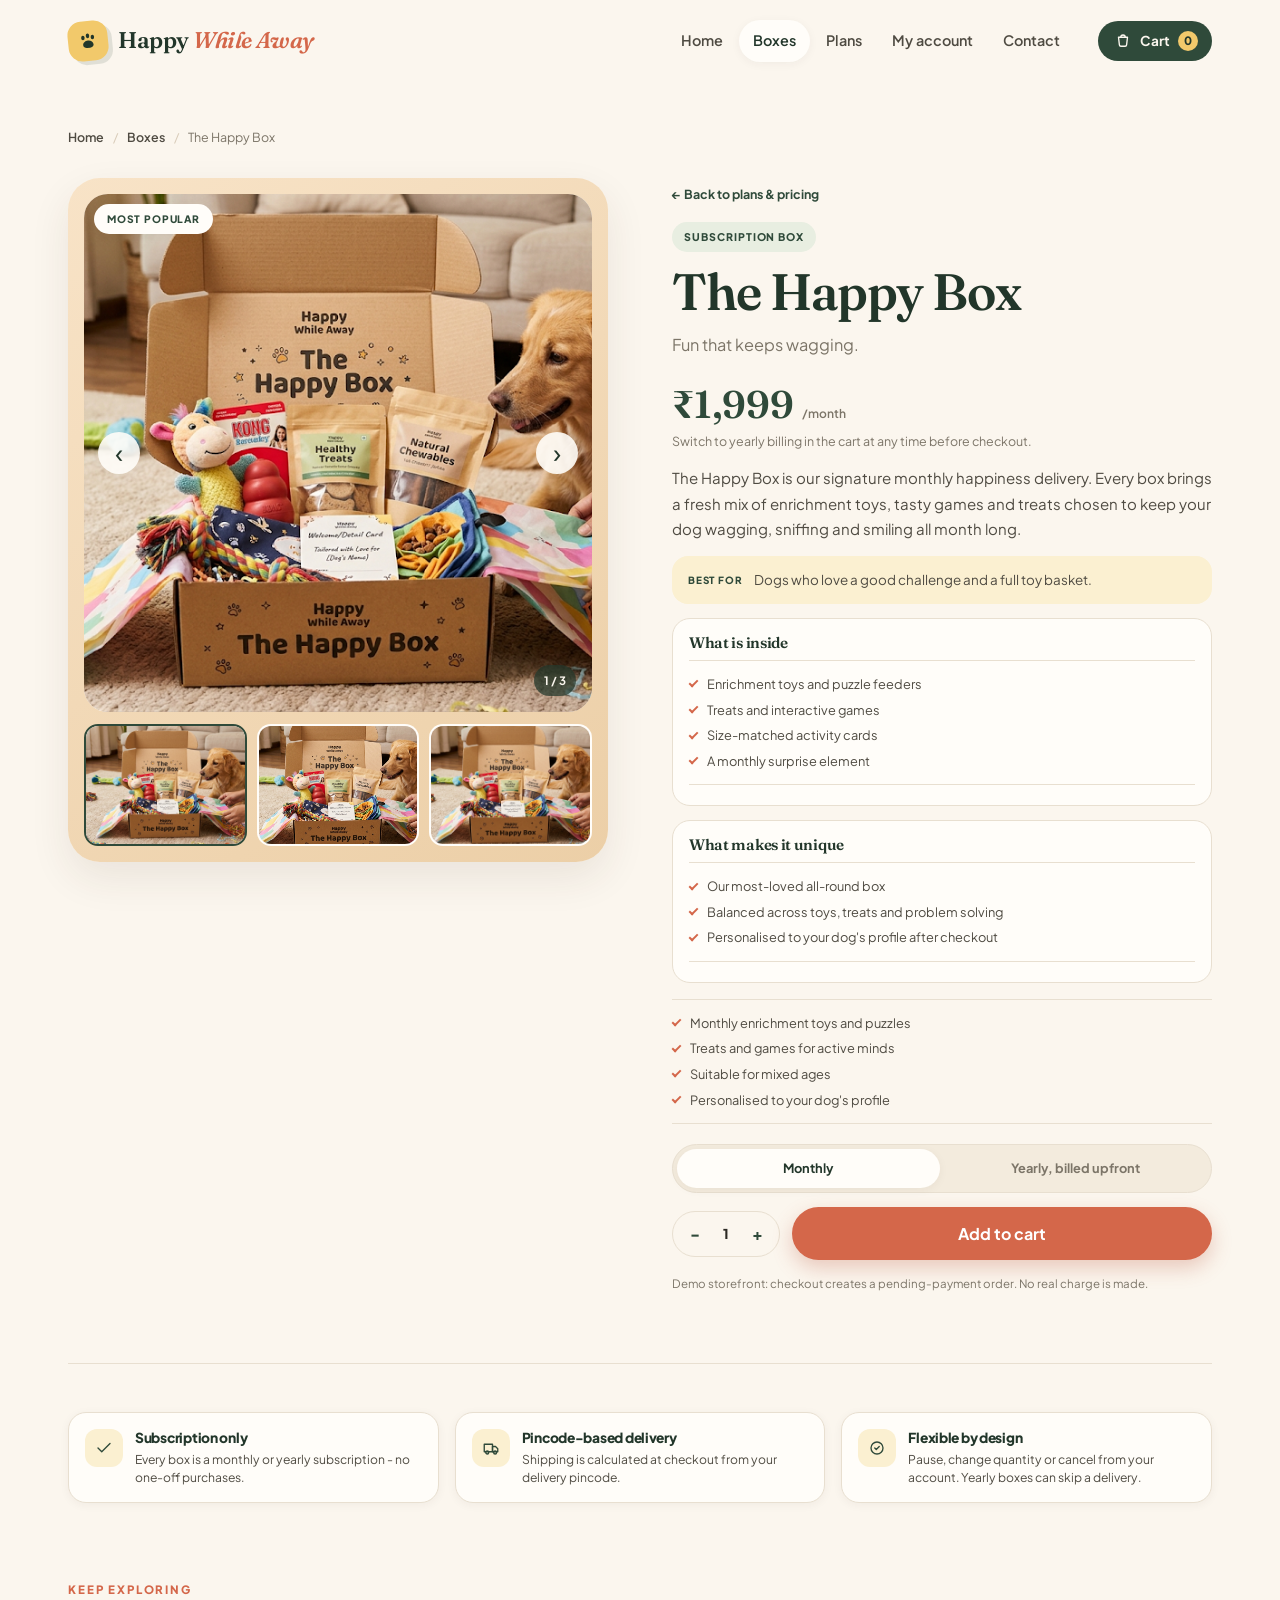
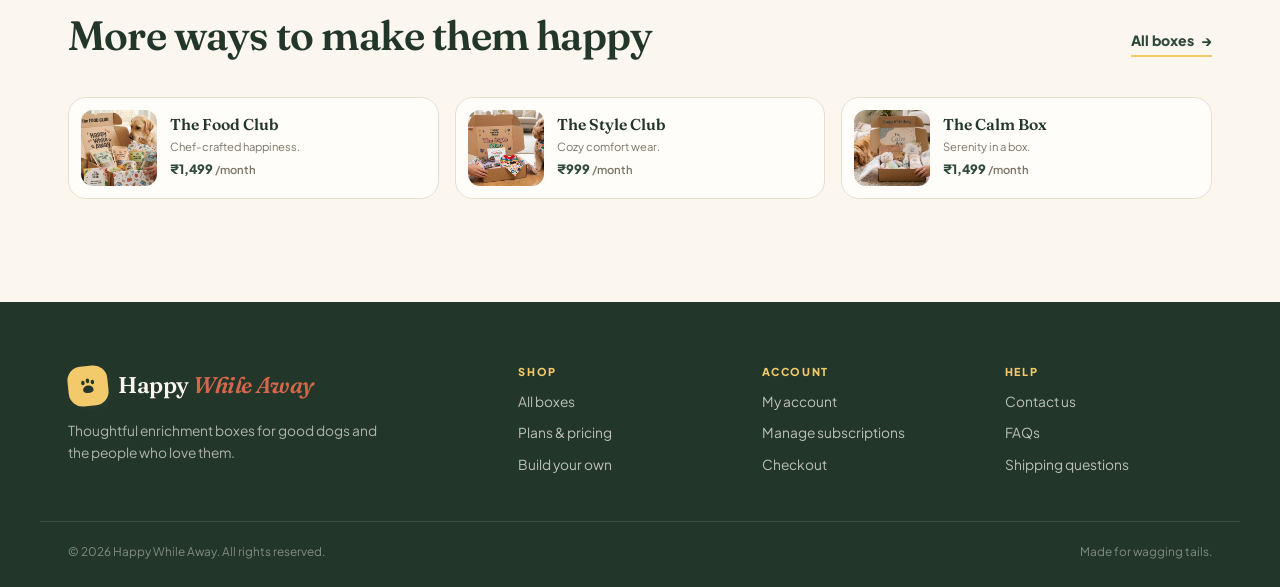
<file: product.html>
<!DOCTYPE html>
<html lang="en">
<head>
  <meta charset="UTF-8">
  <meta name="viewport" content="width=device-width, initial-scale=1.0">
  <meta name="theme-color" content="#fbf6ee">
  <meta name="description" content="Explore a Happy While Away subscription box and add it to your cart.">
  <title>Box details | Happy While Away</title>
  <link rel="stylesheet" href="css/style.css">
  <script src="js/cart.js"></script>
  <script src="js/ui.js" defer></script>
</head>
<body>
  <a class="skip-link" href="#main">Skip to content</a>
  <header class="site-header">
    <div class="container header-inner">
      <a class="brand" href="index.html" aria-label="Happy While Away home">
        <span class="brand-mark" aria-hidden="true"><svg viewBox="0 0 24 24" fill="currentColor"><ellipse cx="6.8" cy="8.2" rx="1.9" ry="2.5"/><ellipse cx="12" cy="6.4" rx="1.9" ry="2.5"/><ellipse cx="17.2" cy="8.2" rx="1.9" ry="2.5"/><path d="M12 11.4c-3.1 0-5.7 2.1-5.7 4.7 0 2 1.8 3.4 4.2 3.4h3c2.4 0 4.2-1.4 4.2-3.4 0-2.6-2.6-4.7-5.7-4.7z"/></svg></span>
        <span class="brand-text">Happy <em>While Away</em></span>
      </a>
      <nav class="main-nav" id="mainNav" aria-label="Primary navigation">
        <a href="index.html">Home</a>
        <a href="products.html" class="active">Boxes</a>
        <a href="subscription.html">Plans</a>
        <a href="account.html">My account</a>
        <a href="contact.html">Contact</a>
      </nav>
      <div class="header-actions">
        <button class="cart-open-btn" id="cartOpenBtn" type="button" aria-label="Open shopping cart">
          <svg viewBox="0 0 24 24" fill="none" stroke="currentColor" stroke-width="1.8" stroke-linecap="round" stroke-linejoin="round" aria-hidden="true"><path d="M6 7h12l-1.2 10.2a2 2 0 0 1-2 1.8H9.2a2 2 0 0 1-2-1.8L6 7z"/><path d="M9 7a3 3 0 0 1 6 0"/></svg>
          <span class="cart-label">Cart</span>
          <span class="cart-badge" id="hwaCartBadge">0</span>
        </button>
        <button class="nav-toggle" id="navToggle" type="button" aria-expanded="false" aria-controls="mainNav" aria-label="Open menu"><span></span><span></span><span></span></button>
      </div>
    </div>
  </header>

  <main id="main" class="section detail-section">
    <div class="container">
      <nav class="breadcrumb" aria-label="Breadcrumb">
        <a href="index.html">Home</a><span aria-hidden="true">/</span><a href="products.html">Boxes</a><span aria-hidden="true">/</span><span id="crumbName">Box details</span>
      </nav>

      <div class="product-detail-grid" id="productDetailGrid"></div>

      <section class="detail-extras">
        <div class="detail-extra reveal">
          <span class="detail-extra-icon" aria-hidden="true"><svg viewBox="0 0 24 24" fill="none" stroke="currentColor" stroke-width="1.8" stroke-linecap="round" stroke-linejoin="round"><path d="M4 12l5 5L20 6"/></svg></span>
          <div><h3>Subscription only</h3><p>Every box is a monthly or yearly subscription - no one-off purchases.</p></div>
        </div>
        <div class="detail-extra reveal">
          <span class="detail-extra-icon" aria-hidden="true"><svg viewBox="0 0 24 24" fill="none" stroke="currentColor" stroke-width="1.8" stroke-linecap="round" stroke-linejoin="round"><path d="M3 7h11v10H3z"/><path d="M14 10h4l3 3v4h-7z"/><circle cx="7" cy="18" r="2"/><circle cx="17.5" cy="18" r="2"/></svg></span>
          <div><h3>Pincode-based delivery</h3><p>Shipping is calculated at checkout from your delivery pincode.</p></div>
        </div>
        <div class="detail-extra reveal">
          <span class="detail-extra-icon" aria-hidden="true"><svg viewBox="0 0 24 24" fill="none" stroke="currentColor" stroke-width="1.8" stroke-linecap="round" stroke-linejoin="round"><circle cx="12" cy="12" r="8"/><path d="M9 12l2 2 4-4"/></svg></span>
          <div><h3>Flexible by design</h3><p>Pause, change quantity or cancel from your account. Yearly boxes can skip a delivery.</p></div>
        </div>
      </section>

      <section class="related-section">
        <div class="section-head section-head-split">
          <div><span class="eyebrow">Keep exploring</span><h2>More ways to make them happy</h2></div>
          <a class="text-link" href="products.html">All boxes <span aria-hidden="true">&rarr;</span></a>
        </div>
        <div class="related-grid" id="relatedGrid"></div>
      </section>
    </div>
  </main>

  <footer class="site-footer">
    <div class="container footer-grid">
      <div class="footer-brand">
        <a class="brand" href="index.html">
          <span class="brand-mark" aria-hidden="true"><svg viewBox="0 0 24 24" fill="currentColor"><ellipse cx="6.8" cy="8.2" rx="1.9" ry="2.5"/><ellipse cx="12" cy="6.4" rx="1.9" ry="2.5"/><ellipse cx="17.2" cy="8.2" rx="1.9" ry="2.5"/><path d="M12 11.4c-3.1 0-5.7 2.1-5.7 4.7 0 2 1.8 3.4 4.2 3.4h3c2.4 0 4.2-1.4 4.2-3.4 0-2.6-2.6-4.7-5.7-4.7z"/></svg></span>
          <span class="brand-text">Happy <em>While Away</em></span>
        </a>
        <p>Thoughtful enrichment boxes for good dogs and the people who love them.</p>
      </div>
      <div class="footer-col"><h4>Shop</h4><a href="products.html">All boxes</a><a href="subscription.html">Plans &amp; pricing</a><a href="product.html?id=build-your-own">Build your own</a></div>
      <div class="footer-col"><h4>Account</h4><a href="account.html">My account</a><a href="subscriptions.html">Manage subscriptions</a><a href="checkout.html">Checkout</a></div>
      <div class="footer-col"><h4>Help</h4><a href="contact.html">Contact us</a><a href="subscription.html#faq">FAQs</a><a href="contact.html">Shipping questions</a></div>
    </div>
    <div class="container footer-bottom"><p>&copy; 2026 Happy While Away. All rights reserved.</p><p>Made for wagging tails.</p></div>
  </footer>

  <script>
    (function () {
      var BYO_CATEGORIES = [
        { id: "toys", name: "Toys", desc: "Playful toys for everyday fun", icon: "M12 4a8 8 0 1 0 0 16 8 8 0 0 0 0-16z" },
        { id: "enrichment-puzzles", name: "Enrichment Puzzles", desc: "Brain games and puzzle feeders", icon: "M6 6h12v12H6zM10 10h4v4h-4z" },
        { id: "food-bags", name: "Food Bags", desc: "Meal toppers and food bags", icon: "M8 10h16v12H8zM10 10V8a6 6 0 0 1 12 0v2" },
        { id: "small-treats", name: "Small Treats", desc: "Bite-sized rewards and chews", icon: "M12 6c3 0 6 2 6 5s-3 5-6 5-6-2-6-5 3-5 6-5zM8 16h8v4H8z" },
        { id: "clothing-options", name: "Clothing Options", desc: "Comfort wear and apparel", icon: "M10 6l4-2 4 2 2 6-3 1v9H9v-9l-3-1 4-6z" },
        { id: "accessories", name: "Accessories", desc: "Bandanas, collars and extras", icon: "M8 12a4 4 0 1 0 8 0 4 4 0 0 0-8 0zM16 12h8" }
      ];
      var PRODUCTS = {
        "happy-box": {
          id: "happy-box", name: "The Happy Box", tagline: "Fun that keeps wagging.", flag: "Most popular", price: 1999,
          benefits: ["Monthly enrichment toys and puzzles", "Treats and games for active minds", "Suitable for mixed ages", "Personalised to your dog's profile"],
          description: "The Happy Box is our signature monthly happiness delivery. Every box brings a fresh mix of enrichment toys, tasty games and treats chosen to keep your dog wagging, sniffing and smiling all month long.",
          bestFor: "Dogs who love a good challenge and a full toy basket."
        },
        "food-club": {
          id: "food-club", name: "The Food Club", tagline: "Chef-crafted happiness.", flag: "Small batch", price: 1499,
          benefits: ["Fresh-baked treats monthly", "Small-batch recipes", "Dog-safe ingredients", "Portions matched to your dog"],
          description: "The Food Club is a monthly treat subscription built around flavour and care. Small-batch bakes and chews are selected for your dog's size and preferences, with dog-safe ingredients at the heart of every pick.",
          bestFor: "Dogs who live for the sound of a treat tin opening."
        },
        "style-club": {
          id: "style-club", name: "The Style Club", tagline: "Cozy comfort wear.", flag: "Comfort first", price: 999,
          benefits: ["Apparel and accessories monthly", "Fitted for size and breed", "Comfort-first designs", "Seasonal colours and themes"],
          description: "The Style Club sends a considered mix of apparel and accessories made for real dogs. Expect comfortable fits, playful details and pieces that work for walks, naps and everything in between.",
          bestFor: "Dogs who deserve a little extra flair on their daily walk."
        },
        "calm-box": {
          id: "calm-box", name: "The Calm Box", tagline: "Serenity in a box.", flag: "Gentle days", price: 1499,
          benefits: ["Calming aids and enrichment", "Snuffle and soothe toys", "Low-arousal activities", "Anxiety-friendly routines"],
          description: "The Calm Box is a gentler kind of happy. Soothing toys, calming enrichment and low-key activities make it a thoughtful subscription for anxious, senior or restful dogs who prefer a quieter pace.",
          bestFor: "Dogs who do their best work curled up, sniffing slowly or snoozing."
        },
        "build-your-own": {
          id: "build-your-own", name: "Build Your Own Happy Box", tagline: "Curate your own happiness.", flag: "Made by you", price: 3499,
          benefits: ["Choose at least two categories", "We curate the actual products", "A surprise in every box", "Change your picks for future boxes"],
          description: "Build Your Own Happy Box puts you in the curator's chair. Choose the categories that suit your dog and we will fill the box with a thoughtful surprise selection from them.",
          bestFor: "Dogs with very particular tastes - and humans who know them best."
        }
      };
var IMAGES = {
  "happy-box": [
    { src: "images/happy-box.webp", alt: "The Happy Box shown from the front", label: "Front view", position: "center", zoom: 1 },
    { src: "images/happy-box.webp", alt: "A close look at The Happy Box contents", label: "Inside the box", position: "center 38%", zoom: 1.22 },
    { src: "images/happy-box.webp", alt: "The Happy Box ready for delivery", label: "Ready to ship", position: "center bottom", zoom: 1.1 }
  ],
  "food-club": [
    { src: "images/food-club.webp", alt: "The Food Club shown from the front", label: "Front view", position: "center", zoom: 1 },
    { src: "images/food-club.webp", alt: "A close look at The Food Club treats", label: "Inside the box", position: "center 40%", zoom: 1.22 },
    { src: "images/food-club.webp", alt: "The Food Club prepared for delivery", label: "Ready to ship", position: "center bottom", zoom: 1.1 }
  ],
  "style-club": [
    { src: "images/style-club.webp", alt: "The Style Club shown from the front", label: "Front view", position: "center", zoom: 1 },
    { src: "images/style-club.webp", alt: "A close look at The Style Club accessories", label: "Inside the box", position: "center 38%", zoom: 1.22 },
    { src: "images/style-club.webp", alt: "The Style Club prepared for delivery", label: "Ready to ship", position: "center bottom", zoom: 1.1 }
  ],
  "calm-box": [
    { src: "images/calm-box.webp", alt: "The Calm Box shown from the front", label: "Front view", position: "center", zoom: 1 },
    { src: "images/calm-box.webp", alt: "A close look at The Calm Box soothing items", label: "Inside the box", position: "center 40%", zoom: 1.22 },
    { src: "images/calm-box.webp", alt: "The Calm Box prepared for delivery", label: "Ready to ship", position: "center bottom", zoom: 1.1 }
  ],
  "build-your-own": [
    { src: "images/happy-box.webp", alt: "Build Your Own Happy Box shown from the front", label: "Front view", position: "center", zoom: 1 },
    { src: "images/happy-box.webp", alt: "A close look at a custom Happy Box", label: "Inside the box", position: "center 38%", zoom: 1.22 },
    { src: "images/happy-box.webp", alt: "A custom Happy Box prepared for delivery", label: "Ready to ship", position: "center bottom", zoom: 1.1 }
  ]
};
var DETAILS = {
  "happy-box": {
    contents: ["Enrichment toys and puzzle feeders", "Treats and interactive games", "Size-matched activity cards", "A monthly surprise element"],
    unique: ["Our most-loved all-round box", "Balanced across toys, treats and problem solving", "Personalised to your dog's profile after checkout"]
  },
  "food-club": {
    contents: ["Small-batch baked treats", "Long-lasting chews", "Flavour rotation card", "Portion guidance for your dog"],
    unique: ["Chef-crafted recipes", "Allergy-aware selections", "Built around taste and texture"]
  },
  "style-club": {
    contents: ["Monthly apparel or accessory", "Fit and size guide", "Seasonal colour theme", "Comfort-first fabric details"],
    unique: ["Real-dog fit focus", "Seasonal styling", "Everyday comfort over novelty"]
  },
  "calm-box": {
    contents: ["Snuffle and soothe toys", "Calming enrichment activities", "Low-arousal routine cards", "Gentle treat rewards"],
    unique: ["Designed for anxious or senior dogs", "Lower stimulation by default", "Routine-led enrichment"]
  },
  "build-your-own": {
    contents: ["At least two chosen categories", "Curated surprise products", "Category-specific enrichment", "Monthly delivery with your picks"],
    unique: ["You choose the categories", "Fixed price regardless of mix", "Change picks for future boxes"]
  }
};
var galleryIndex = 0;
var galleryImages = [];

var freq = "monthly";
try {
  var productParams = new URLSearchParams(window.location.search);
  var requestedFreq = productParams.get("freq");
  if (requestedFreq === "monthly" || requestedFreq === "yearly") { freq = requestedFreq; }
} catch (e) {}
var qty = 1;
var selectedCats = [];
var currentId = "happy-box";
try {
  var idParam = new URLSearchParams(window.location.search).get("id");
  if (idParam && PRODUCTS[idParam]) { currentId = idParam; }
} catch (e) {}

      function money(n) { return "\u20B9" + Math.round(Number(n) || 0).toLocaleString("en-IN"); }
      function imageFor(id) {
        var map = { "happy-box": "images/happy-box.webp", "food-club": "images/food-club.webp", "style-club": "images/style-club.webp", "calm-box": "images/calm-box.webp", "build-your-own": "images/happy-box.webp" };
        return map[id] || map["happy-box"];
      }
      function yearlyTotal(price, id) {
        var d = window.HWA_CONFIG && typeof window.HWA_CONFIG.annualDiscountPercent === "number" ? window.HWA_CONFIG.annualDiscountPercent : 0;
        var months = (id === "build-your-own") ? 12 : 10;
        return Math.round(price * months * (1 - Math.max(0, d) / 100));
      }
      function priceHtml(p) {
        if (freq === "yearly") {
          var total = yearlyTotal(p.price, p.id);
          var saving = p.price * 12 - total;
          return '<div class="detail-price"><span class="price-now">' + money(total) + '</span><span class="price-period">/year, billed upfront</span></div>' +
            (saving > 0 ? '<p class="detail-saving">Save ' + money(saving) + ' versus 12 monthly payments.</p>' : '<p class="detail-saving">Covers 12 monthly deliveries.</p>');
        }
        return '<div class="detail-price"><span class="price-now">' + money(p.price) + '</span><span class="price-period">/month</span></div>' +
          '<p class="detail-saving">Switch to yearly billing in the cart at any time before checkout.</p>';
      }
      function render() {
        var p = PRODUCTS[currentId] || PRODUCTS["happy-box"];
        window.currentProductId = p.id;
        document.getElementById("crumbName").textContent = p.name;
        document.title = p.name + " | Happy While Away";
        var grid = document.getElementById("productDetailGrid");
        var byoHtml = "";
        if (p.id === "build-your-own") {
          byoHtml =
            '<div class="detail-byo">' +
              '<div class="detail-byo-head"><span class="field-label">Pick your categories</span><span class="byo-count" id="byoCount">0 selected</span></div>' +
              '<div class="product-categories" id="byoCategories">' +
                BYO_CATEGORIES.map(function (c) {
                  var checked = selectedCats.indexOf(c.id) !== -1;
                  return '<label class="product-category' + (checked ? ' selected' : '') + '">' +
                    '<input type="checkbox" name="byo-cat" value="' + c.id + '"' + (checked ? ' checked' : '') + '>' +
                    '<span class="cat-icon" aria-hidden="true"><svg viewBox="0 0 24 24" fill="none" stroke="currentColor" stroke-width="1.8" stroke-linecap="round" stroke-linejoin="round"><path d="' + c.icon + '"/></svg></span>' +
                    '<span class="cat-check" aria-hidden="true"><svg viewBox="0 0 24 24" fill="none" stroke="currentColor" stroke-width="2.4" stroke-linecap="round" stroke-linejoin="round"><path d="M5 12l4 4L19 6"/></svg></span>' +
                    '<span class="cat-text"><strong>' + c.name + '</strong><small>' + c.desc + '</small></span>' +
                  '</label>';
                }).join("") +
              '</div>' +
              '<p class="hint">Select 2 to 4 categories. We curate the actual products as a surprise.</p>' +
              '<div class="error-msg" id="byoError" style="display:none;">Please select between 2 and 4 categories.</div>' +
            '</div>';
        }
        grid.innerHTML =
          '<div class="product-detail-media">' +
            '<div class="detail-gallery" id="detailGallery">' +
              '<div class="detail-gallery-stage">' +
                '<button class="detail-gallery-nav detail-gallery-prev" type="button" aria-label="Previous image">&#8249;</button>' +
                '<img id="detailGalleryImage" class="detail-gallery-image" src="' + ((IMAGES[p.id] || IMAGES["happy-box"])[0].src) + '" alt="' + ((IMAGES[p.id] || IMAGES["happy-box"])[0].alt) + '" style="object-position:' + ((IMAGES[p.id] || IMAGES["happy-box"])[0].position || "center") + ';transform:scale(' + ((IMAGES[p.id] || IMAGES["happy-box"])[0].zoom || 1) + ');">' +
                '<button class="detail-gallery-nav detail-gallery-next" type="button" aria-label="Next image">&#8250;</button>' +
                '<span class="detail-gallery-count" id="detailGalleryCount">1 / ' + ((IMAGES[p.id] || IMAGES["happy-box"]).length) + '</span>' +
              '</div>' +
              '<div class="detail-gallery-thumbs" id="detailGalleryThumbs">' +
                ((IMAGES[p.id] || IMAGES["happy-box"]).map(function (img, idx) {
                  return '<button type="button" class="detail-gallery-thumb' + (idx === 0 ? ' active' : '') + '" data-gallery-index="' + idx + '" aria-label="Show image ' + (idx + 1) + '"><img src="' + img.src + '" alt="" style="object-position:' + (img.position || "center") + ';transform:scale(' + (img.zoom || 1) + ');"></button>';
                }).join("")) +
              '</div>' +
            '</div>' +
            '<span class="detail-media-badge">' + p.flag + '</span>' +
          '</div>' +
          '<div class="product-detail-info">' +
            '<a class="detail-back-link" href="subscription.html?freq=' + freq + '">&larr; Back to plans &amp; pricing</a>' +
            '<span class="pill pill-soft">Subscription box</span>' +
            '<h1 class="product-detail-name">' + p.name + '</h1>' +
            '<p class="detail-tagline">' + p.tagline + '</p>' +
            '<div id="detailPriceBlock">' + priceHtml(p) + '</div>' +
            '<p class="product-description">' + p.description + '</p>' +
            '<div class="detail-bestfor"><span>Best for</span><p>' + p.bestFor + '</p></div>' +
            '<div class="detail-content-block"><h3>What is inside</h3><ul class="product-benefits">' + (DETAILS[p.id] && DETAILS[p.id].contents ? DETAILS[p.id].contents : p.benefits).map(function (b) { return '<li>' + b + '</li>'; }).join("") + '</ul></div>' +
            '<div class="detail-content-block"><h3>What makes it unique</h3><ul class="product-benefits">' + (DETAILS[p.id] && DETAILS[p.id].unique ? DETAILS[p.id].unique : []).map(function (b) { return '<li>' + b + '</li>'; }).join("") + '</ul></div>' +
            '<ul class="product-benefits">' + p.benefits.map(function (b) { return '<li>' + b + '</li>'; }).join("") + '</ul>' +
            '<div class="billing-toggle" role="group" aria-label="Billing frequency">' +
              '<button type="button" class="billing-btn' + (freq === "monthly" ? " active" : "") + '" data-freq="monthly">Monthly</button>' +
              '<button type="button" class="billing-btn' + (freq === "yearly" ? " active" : "") + '" data-freq="yearly">Yearly, billed upfront</button>' +
            '</div>' +
            byoHtml +
            '<div class="detail-buy">' +
              '<div class="hwa-qty-stepper" aria-label="Quantity">' +
                '<button class="hwa-qty-btn" type="button" id="detailQtyDown" aria-label="Decrease quantity">-</button>' +
                '<span class="hwa-qty-val" id="detailQtyVal" aria-live="polite">1</span>' +
                '<button class="hwa-qty-btn" type="button" id="detailQtyUp" aria-label="Increase quantity">+</button>' +
              '</div>' +
              '<button class="btn btn-primary btn-large" type="button" id="detailAddBtn">Add to cart</button>' +
            '</div>' +
            '<p class="detail-demo-note">Demo storefront: checkout creates a pending-payment order. No real charge is made.</p>' +
          '</div>';

        galleryImages = IMAGES[p.id] || IMAGES["happy-box"];
galleryIndex = 0;
function updateGallery() {
  var img = document.getElementById("detailGalleryImage");
  var count = document.getElementById("detailGalleryCount");
  var current = galleryImages[galleryIndex] || galleryImages[0];
  if (img && current) {
    img.src = current.src;
    img.alt = current.alt;
    img.style.objectPosition = current.position || "center";
    img.style.transform = "scale(" + (current.zoom || 1) + ")";
  }
  if (count) { count.textContent = (galleryIndex + 1) + " / " + galleryImages.length; }
  var thumbs = document.querySelectorAll("#detailGalleryThumbs .detail-gallery-thumb");
  thumbs.forEach(function (thumb, idx) {
    thumb.classList.toggle("active", idx === galleryIndex);
  });
}
updateGallery();
var prevBtn = document.querySelector(".detail-gallery-prev");
var nextBtn = document.querySelector(".detail-gallery-next");
if (prevBtn) { prevBtn.addEventListener("click", function () { galleryIndex = (galleryIndex - 1 + galleryImages.length) % galleryImages.length; updateGallery(); }); }
if (nextBtn) { nextBtn.addEventListener("click", function () { galleryIndex = (galleryIndex + 1) % galleryImages.length; updateGallery(); }); }
document.querySelectorAll("#detailGalleryThumbs .detail-gallery-thumb").forEach(function (thumb) {
  thumb.addEventListener("click", function () {
    galleryIndex = Number(thumb.getAttribute("data-gallery-index")) || 0;
    updateGallery();
  });
});

var addBtn = document.getElementById("detailAddBtn");
        addBtn.addEventListener("click", function () {
          var addQty = parseInt(document.getElementById("detailQtyVal").textContent, 10) || 1;
          if (p.id === "build-your-own") {
            var errEl = document.getElementById("byoError");
            if (selectedCats.length < 2 || selectedCats.length > 4) {
              if (errEl) {
                errEl.style.display = "block";
                errEl.textContent = selectedCats.length > 4 ? "You can select up to 4 categories." : "Please select between 2 and 4 categories.";
              }
              return;
            }
            window.HWA.addToCart("build-your-own", { qty: addQty, freq: freq, config: { categories: selectedCats.slice() } });
          } else {
            window.HWA.addToCart(p.id, { qty: addQty, freq: freq });
          }
        });
        grid.querySelectorAll(".billing-btn").forEach(function (btn) {
          btn.addEventListener("click", function () {
            freq = btn.getAttribute("data-freq");
            try {
              var url = new URL(window.location.href);
              url.searchParams.set("freq", freq);
              window.history.replaceState({}, "", url.toString());
            } catch (e) {}
            render();
          });
        });
        if (p.id === "build-your-own") {
grid.querySelectorAll("#byoCategories input[name='byo-cat']").forEach(function (cb) {
              cb.addEventListener("change", function () {
                var v = cb.value;
                var idx = selectedCats.indexOf(v);
                if (cb.checked && idx === -1) {
                  if (selectedCats.length >= 4) {
                    cb.checked = false;
                    var errEl = document.getElementById("byoError");
                    if (errEl) { errEl.style.display = "block"; errEl.textContent = "You can select up to 4 categories."; }
                    return;
                  }
                  selectedCats.push(v);
                }
                if (!cb.checked && idx !== -1) { selectedCats.splice(idx, 1); }
                var count = document.getElementById("byoCount");
                if (count) { count.textContent = selectedCats.length + " selected"; }
                var label = cb.closest(".product-category");
                if (label) { label.classList.toggle("selected", cb.checked); }
                var errEl2 = document.getElementById("byoError");
                if (errEl2) {
                  if (selectedCats.length >= 2 && selectedCats.length <= 4) {
                    errEl2.style.display = "none";
                    errEl2.textContent = "Please select between 2 and 4 categories.";
                  } else {
                    errEl2.style.display = "block";
                    errEl2.textContent = selectedCats.length > 4 ? "You can select up to 4 categories." : "Please select between 2 and 4 categories.";
                  }
                }
              });
            });
        }
        var qtyVal = document.getElementById("detailQtyVal");
        qtyVal.textContent = String(qty);
        document.getElementById("detailQtyUp").addEventListener("click", function () { qty += 1; qtyVal.textContent = String(qty); });
        document.getElementById("detailQtyDown").addEventListener("click", function () { qty = Math.max(1, qty - 1); qtyVal.textContent = String(qty); });

        renderRelated(p.id);
      }
      function renderRelated(current) {
        var el = document.getElementById("relatedGrid");
        if (!el) { return; }
        var ids = ["happy-box", "food-club", "style-club", "calm-box", "build-your-own"].filter(function (id) { return id !== current; }).slice(0, 3);
        el.innerHTML = ids.map(function (id) {
          var p = PRODUCTS[id];
          return '<a class="related-card" href="product.html?id=' + id + '">' +
            '<span class="related-media"><img src="' + imageFor(id) + '" alt="' + p.name + '" loading="lazy"></span>' +
            '<span class="related-body"><strong>' + p.name + '</strong><small>' + p.tagline + '</small><span class="related-price">' + money(p.price) + ' <small>/month</small></span></span>' +
          '</a>';
        }).join("");
      }
      document.addEventListener("DOMContentLoaded", function () {
        var params = new URLSearchParams(window.location.search);
        var id = params.get("id") || "happy-box";
        currentId = PRODUCTS[id] ? id : "happy-box";
        render();
      });
    })();
  </script>
</body>
</html>
</file>
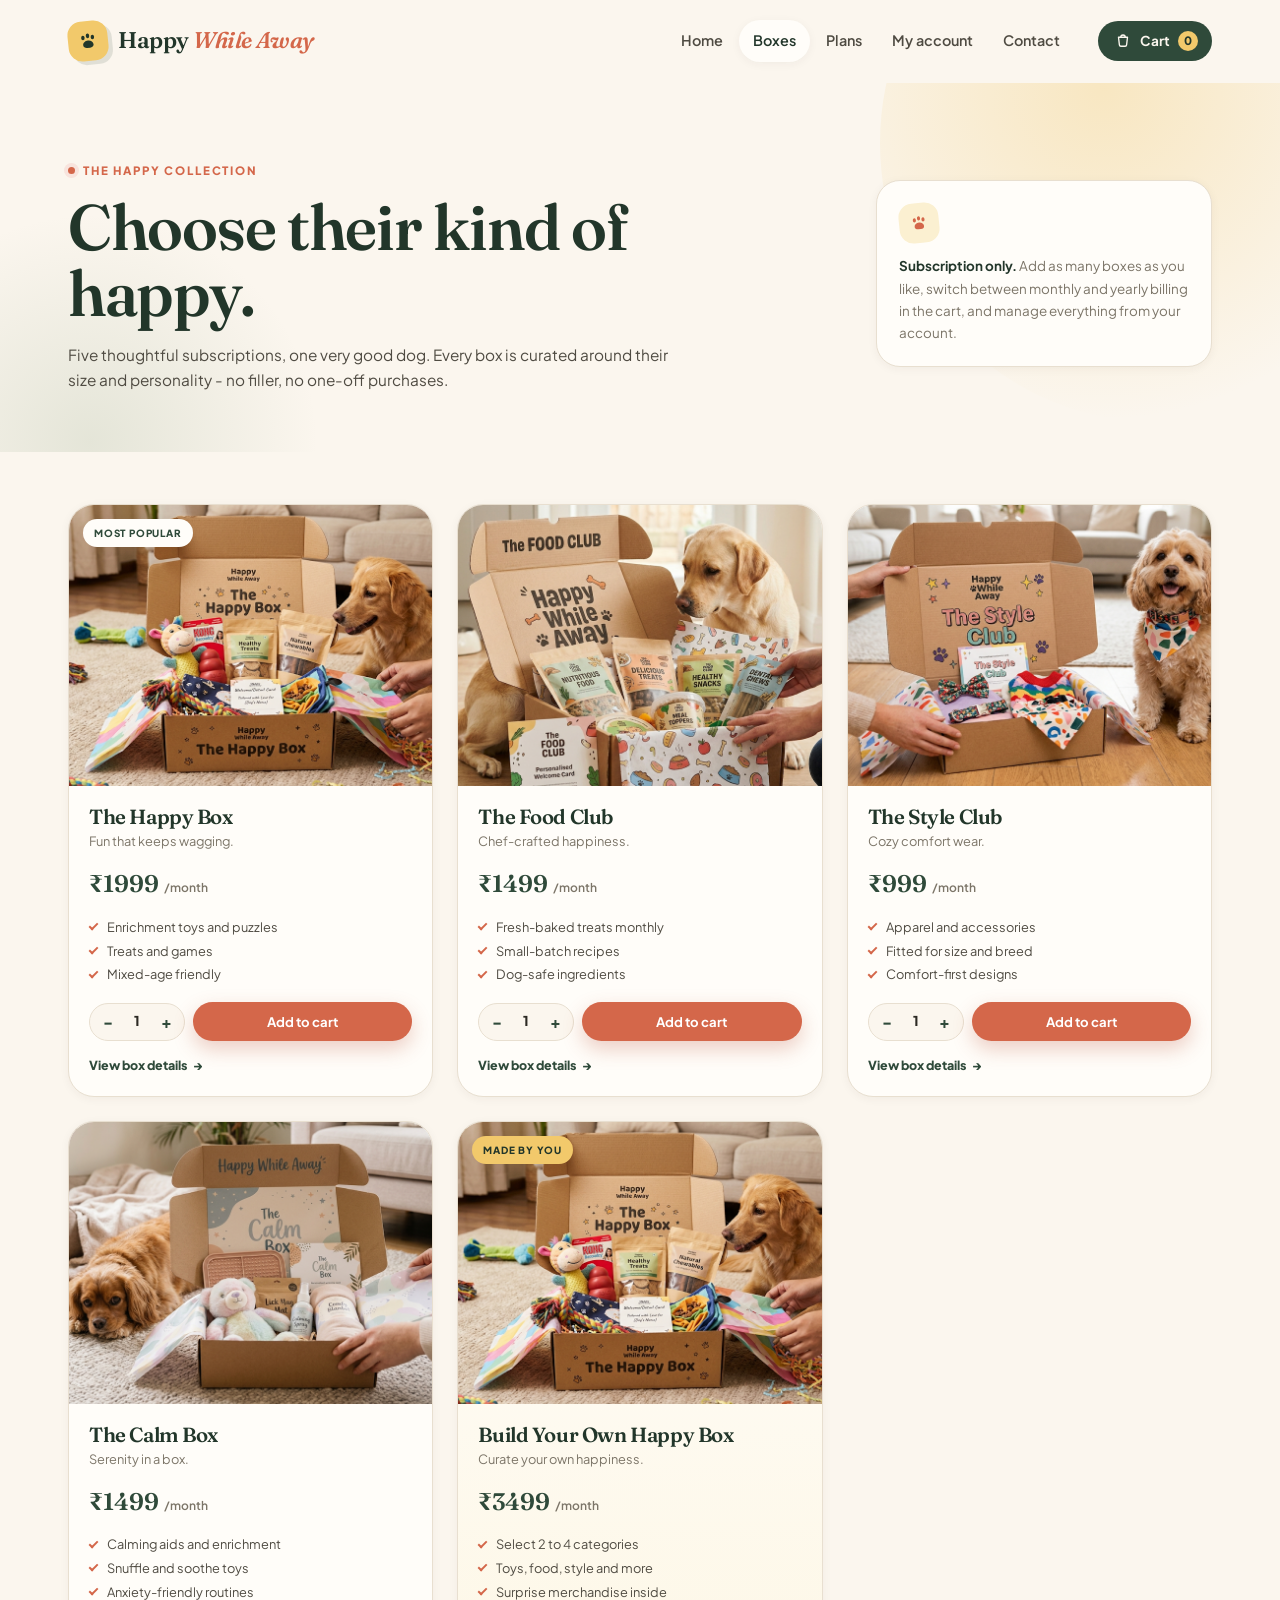
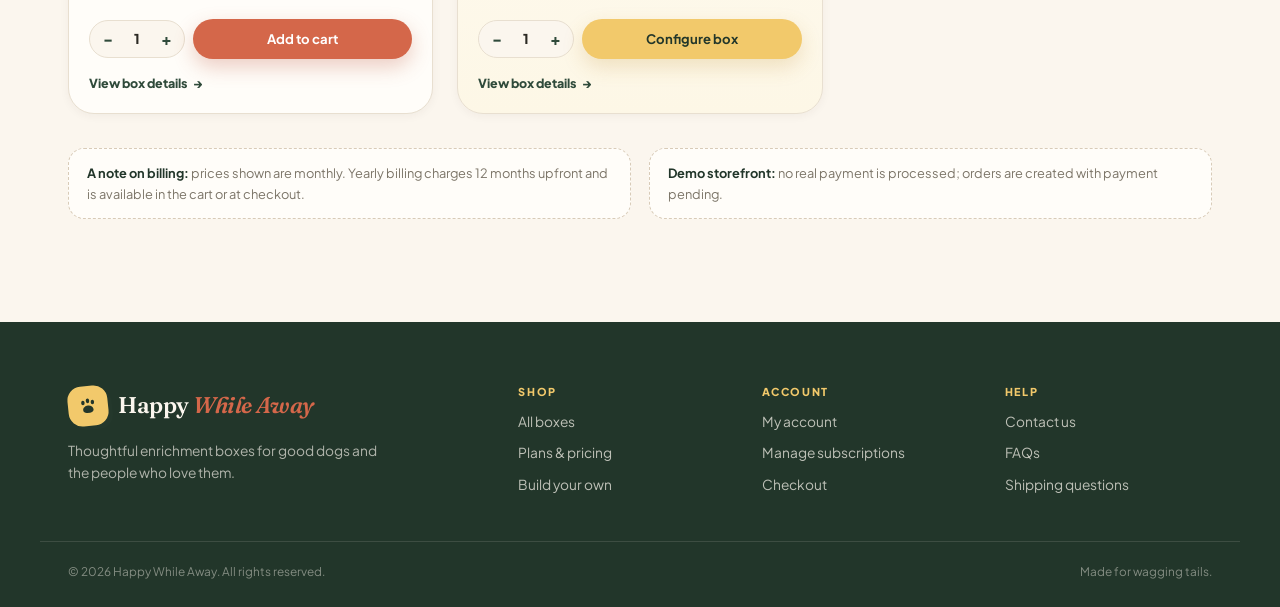
<file: products.html>
<!DOCTYPE html>
<html lang="en">
<head>
  <meta charset="UTF-8">
  <meta name="viewport" content="width=device-width, initial-scale=1.0">
  <meta name="theme-color" content="#fbf6ee">
  <meta name="description" content="Explore all five Happy While Away dog enrichment subscription boxes, from The Happy Box to The Calm Box and Build Your Own.">
  <title>The Happy Collection | Happy While Away</title>
  <link rel="stylesheet" href="css/style.css">
  <script src="js/cart.js"></script>
  <script src="js/ui.js" defer></script>
</head>
<body>
  <a class="skip-link" href="#main">Skip to content</a>
  <header class="site-header">
    <div class="container header-inner">
      <a class="brand" href="index.html" aria-label="Happy While Away home">
        <span class="brand-mark" aria-hidden="true"><svg viewBox="0 0 24 24" fill="currentColor"><ellipse cx="6.8" cy="8.2" rx="1.9" ry="2.5"/><ellipse cx="12" cy="6.4" rx="1.9" ry="2.5"/><ellipse cx="17.2" cy="8.2" rx="1.9" ry="2.5"/><path d="M12 11.4c-3.1 0-5.7 2.1-5.7 4.7 0 2 1.8 3.4 4.2 3.4h3c2.4 0 4.2-1.4 4.2-3.4 0-2.6-2.6-4.7-5.7-4.7z"/></svg></span>
        <span class="brand-text">Happy <em>While Away</em></span>
      </a>
      <nav class="main-nav" id="mainNav" aria-label="Primary navigation">
        <a href="index.html">Home</a>
        <a href="products.html" class="active">Boxes</a>
        <a href="subscription.html">Plans</a>
        <a href="account.html">My account</a>
        <a href="contact.html">Contact</a>
      </nav>
      <div class="header-actions">
        <button class="cart-open-btn" id="cartOpenBtn" type="button" aria-label="Open shopping cart">
          <svg viewBox="0 0 24 24" fill="none" stroke="currentColor" stroke-width="1.8" stroke-linecap="round" stroke-linejoin="round" aria-hidden="true"><path d="M6 7h12l-1.2 10.2a2 2 0 0 1-2 1.8H9.2a2 2 0 0 1-2-1.8L6 7z"/><path d="M9 7a3 3 0 0 1 6 0"/></svg>
          <span class="cart-label">Cart</span>
          <span class="cart-badge" id="hwaCartBadge">0</span>
        </button>
        <button class="nav-toggle" id="navToggle" type="button" aria-expanded="false" aria-controls="mainNav" aria-label="Open menu"><span></span><span></span><span></span></button>
      </div>
    </div>
  </header>

  <main id="main">
    <section class="page-hero">
      <div class="container page-hero-inner">
        <div class="page-hero-copy">
          <span class="eyebrow"><span class="eyebrow-dot" aria-hidden="true"></span> The happy collection</span>
          <h1>Choose their kind of happy.</h1>
          <p>Five thoughtful subscriptions, one very good dog. Every box is curated around their size and personality - no filler, no one-off purchases.</p>
        </div>
        <div class="page-hero-note">
          <span class="note-paw" aria-hidden="true"><svg viewBox="0 0 24 24" fill="currentColor"><ellipse cx="6.8" cy="8.2" rx="1.9" ry="2.5"/><ellipse cx="12" cy="6.4" rx="1.9" ry="2.5"/><ellipse cx="17.2" cy="8.2" rx="1.9" ry="2.5"/><path d="M12 11.4c-3.1 0-5.7 2.1-5.7 4.7 0 2 1.8 3.4 4.2 3.4h3c2.4 0 4.2-1.4 4.2-3.4 0-2.6-2.6-4.7-5.7-4.7z"/></svg></span>
          <p><strong>Subscription only.</strong> Add as many boxes as you like, switch between monthly and yearly billing in the cart, and manage everything from your account.</p>
        </div>
      </div>
    </section>

    <section class="section section-products">
      <div class="container">
        <div class="product-grid" id="productGrid">
          <article class="product-card reveal" data-product="happy-box">
            <div class="product-media">
              <a href="product.html?id=happy-box" class="product-media-link" aria-label="View The Happy Box details"><img src="images/happy-box.webp" alt="The Happy Box subscription" loading="lazy"></a>
              <span class="product-flag">Most popular</span>
            </div>
            <div class="product-body">
              <div>
                <h2 class="product-name">The Happy Box</h2>
                <p class="product-tagline">Fun that keeps wagging.</p>
              </div>
              <div class="product-price"><span class="price-now">&#8377;1999</span><span class="price-period">/month</span></div>
              <ul class="product-benefits">
                <li>Enrichment toys and puzzles</li>
                <li>Treats and games</li>
                <li>Mixed-age friendly</li>
              </ul>
              <div class="product-buy">
                <div class="hwa-qty-stepper" aria-label="Quantity">
                  <button class="hwa-qty-btn" type="button" data-action="qty-down" data-product="happy-box" aria-label="Decrease quantity">-</button>
                  <span class="hwa-qty-val" data-product="happy-box" aria-live="polite">1</span>
                  <button class="hwa-qty-btn" type="button" data-action="qty-up" data-product="happy-box" aria-label="Increase quantity">+</button>
                </div>
                <button class="btn btn-primary" type="button" data-action="add" data-product="happy-box">Add to cart</button>
              </div>
              <a class="product-link" href="product.html?id=happy-box">View box details <span aria-hidden="true">&rarr;</span></a>
            </div>
          </article>

          <article class="product-card reveal" data-product="food-club">
            <div class="product-media">
              <a href="product.html?id=food-club" class="product-media-link" aria-label="View The Food Club details"><img src="images/food-club.webp" alt="The Food Club subscription" loading="lazy"></a>
            </div>
            <div class="product-body">
              <div>
                <h2 class="product-name">The Food Club</h2>
                <p class="product-tagline">Chef-crafted happiness.</p>
              </div>
              <div class="product-price"><span class="price-now">&#8377;1499</span><span class="price-period">/month</span></div>
              <ul class="product-benefits">
                <li>Fresh-baked treats monthly</li>
                <li>Small-batch recipes</li>
                <li>Dog-safe ingredients</li>
              </ul>
              <div class="product-buy">
                <div class="hwa-qty-stepper" aria-label="Quantity">
                  <button class="hwa-qty-btn" type="button" data-action="qty-down" data-product="food-club" aria-label="Decrease quantity">-</button>
                  <span class="hwa-qty-val" data-product="food-club" aria-live="polite">1</span>
                  <button class="hwa-qty-btn" type="button" data-action="qty-up" data-product="food-club" aria-label="Increase quantity">+</button>
                </div>
                <button class="btn btn-primary" type="button" data-action="add" data-product="food-club">Add to cart</button>
              </div>
              <a class="product-link" href="product.html?id=food-club">View box details <span aria-hidden="true">&rarr;</span></a>
            </div>
          </article>

          <article class="product-card reveal" data-product="style-club">
            <div class="product-media">
              <a href="product.html?id=style-club" class="product-media-link" aria-label="View The Style Club details"><img src="images/style-club.webp" alt="The Style Club subscription" loading="lazy"></a>
            </div>
            <div class="product-body">
              <div>
                <h2 class="product-name">The Style Club</h2>
                <p class="product-tagline">Cozy comfort wear.</p>
              </div>
              <div class="product-price"><span class="price-now">&#8377;999</span><span class="price-period">/month</span></div>
              <ul class="product-benefits">
                <li>Apparel and accessories</li>
                <li>Fitted for size and breed</li>
                <li>Comfort-first designs</li>
              </ul>
              <div class="product-buy">
                <div class="hwa-qty-stepper" aria-label="Quantity">
                  <button class="hwa-qty-btn" type="button" data-action="qty-down" data-product="style-club" aria-label="Decrease quantity">-</button>
                  <span class="hwa-qty-val" data-product="style-club" aria-live="polite">1</span>
                  <button class="hwa-qty-btn" type="button" data-action="qty-up" data-product="style-club" aria-label="Increase quantity">+</button>
                </div>
                <button class="btn btn-primary" type="button" data-action="add" data-product="style-club">Add to cart</button>
              </div>
              <a class="product-link" href="product.html?id=style-club">View box details <span aria-hidden="true">&rarr;</span></a>
            </div>
          </article>

          <article class="product-card reveal" data-product="calm-box">
            <div class="product-media">
              <a href="product.html?id=calm-box" class="product-media-link" aria-label="View The Calm Box details"><img src="images/calm-box.webp" alt="The Calm Box subscription" loading="lazy"></a>
            </div>
            <div class="product-body">
              <div>
                <h2 class="product-name">The Calm Box</h2>
                <p class="product-tagline">Serenity in a box.</p>
              </div>
              <div class="product-price"><span class="price-now">&#8377;1499</span><span class="price-period">/month</span></div>
              <ul class="product-benefits">
                <li>Calming aids and enrichment</li>
                <li>Snuffle and soothe toys</li>
                <li>Anxiety-friendly routines</li>
              </ul>
              <div class="product-buy">
                <div class="hwa-qty-stepper" aria-label="Quantity">
                  <button class="hwa-qty-btn" type="button" data-action="qty-down" data-product="calm-box" aria-label="Decrease quantity">-</button>
                  <span class="hwa-qty-val" data-product="calm-box" aria-live="polite">1</span>
                  <button class="hwa-qty-btn" type="button" data-action="qty-up" data-product="calm-box" aria-label="Increase quantity">+</button>
                </div>
                <button class="btn btn-primary" type="button" data-action="add" data-product="calm-box">Add to cart</button>
              </div>
              <a class="product-link" href="product.html?id=calm-box">View box details <span aria-hidden="true">&rarr;</span></a>
            </div>
          </article>

          <article class="product-card product-card-byo reveal" data-product="build-your-own">
            <div class="product-media">
              <a href="product.html?id=build-your-own" class="product-media-link" aria-label="Build Your Own Happy Box details"><img src="images/happy-box.webp" alt="Build Your Own Happy Box" loading="lazy"></a>
              <span class="product-flag product-flag-sun">Made by you</span>
            </div>
            <div class="product-body">
              <div>
                <h2 class="product-name">Build Your Own Happy Box</h2>
                <p class="product-tagline">Curate your own happiness.</p>
              </div>
              <div class="product-price"><span class="price-now">&#8377;3499</span><span class="price-period">/month</span></div>
              <ul class="product-benefits">
                <li>Select 2 to 4 categories</li>
                <li>Toys, food, style and more</li>
                <li>Surprise merchandise inside</li>
              </ul>
              <div class="product-buy">
                <div class="hwa-qty-stepper" aria-label="Quantity">
                  <button class="hwa-qty-btn" type="button" data-action="qty-down" data-product="build-your-own" aria-label="Decrease quantity">-</button>
                  <span class="hwa-qty-val" data-product="build-your-own" aria-live="polite">1</span>
                  <button class="hwa-qty-btn" type="button" data-action="qty-up" data-product="build-your-own" aria-label="Increase quantity">+</button>
                </div>
                <a class="btn btn-sun" href="product.html?id=build-your-own">Configure box</a>
              </div>
              <a class="product-link" href="product.html?id=build-your-own">View box details <span aria-hidden="true">&rarr;</span></a>
            </div>
          </article>
        </div>
        <div class="collection-note">
          <p><strong>A note on billing:</strong> prices shown are monthly. Yearly billing charges 12 months upfront and is available in the cart or at checkout.</p>
          <p><strong>Demo storefront:</strong> no real payment is processed; orders are created with payment pending.</p>
        </div>
      </div>
    </section>
  </main>

  <footer class="site-footer">
    <div class="container footer-grid">
      <div class="footer-brand">
        <a class="brand" href="index.html">
          <span class="brand-mark" aria-hidden="true"><svg viewBox="0 0 24 24" fill="currentColor"><ellipse cx="6.8" cy="8.2" rx="1.9" ry="2.5"/><ellipse cx="12" cy="6.4" rx="1.9" ry="2.5"/><ellipse cx="17.2" cy="8.2" rx="1.9" ry="2.5"/><path d="M12 11.4c-3.1 0-5.7 2.1-5.7 4.7 0 2 1.8 3.4 4.2 3.4h3c2.4 0 4.2-1.4 4.2-3.4 0-2.6-2.6-4.7-5.7-4.7z"/></svg></span>
          <span class="brand-text">Happy <em>While Away</em></span>
        </a>
        <p>Thoughtful enrichment boxes for good dogs and the people who love them.</p>
      </div>
      <div class="footer-col">
        <h4>Shop</h4>
        <a href="products.html">All boxes</a>
        <a href="subscription.html">Plans &amp; pricing</a>
        <a href="product.html?id=build-your-own">Build your own</a>
      </div>
      <div class="footer-col">
        <h4>Account</h4>
        <a href="account.html">My account</a>
        <a href="subscriptions.html">Manage subscriptions</a>
        <a href="checkout.html">Checkout</a>
      </div>
      <div class="footer-col">
        <h4>Help</h4>
        <a href="contact.html">Contact us</a>
        <a href="subscription.html#faq">FAQs</a>
        <a href="contact.html">Shipping questions</a>
      </div>
    </div>
    <div class="container footer-bottom">
      <p>&copy; 2026 Happy While Away. All rights reserved.</p>
      <p>Made for wagging tails.</p>
    </div>
  </footer>
</body>
</html>
</file>
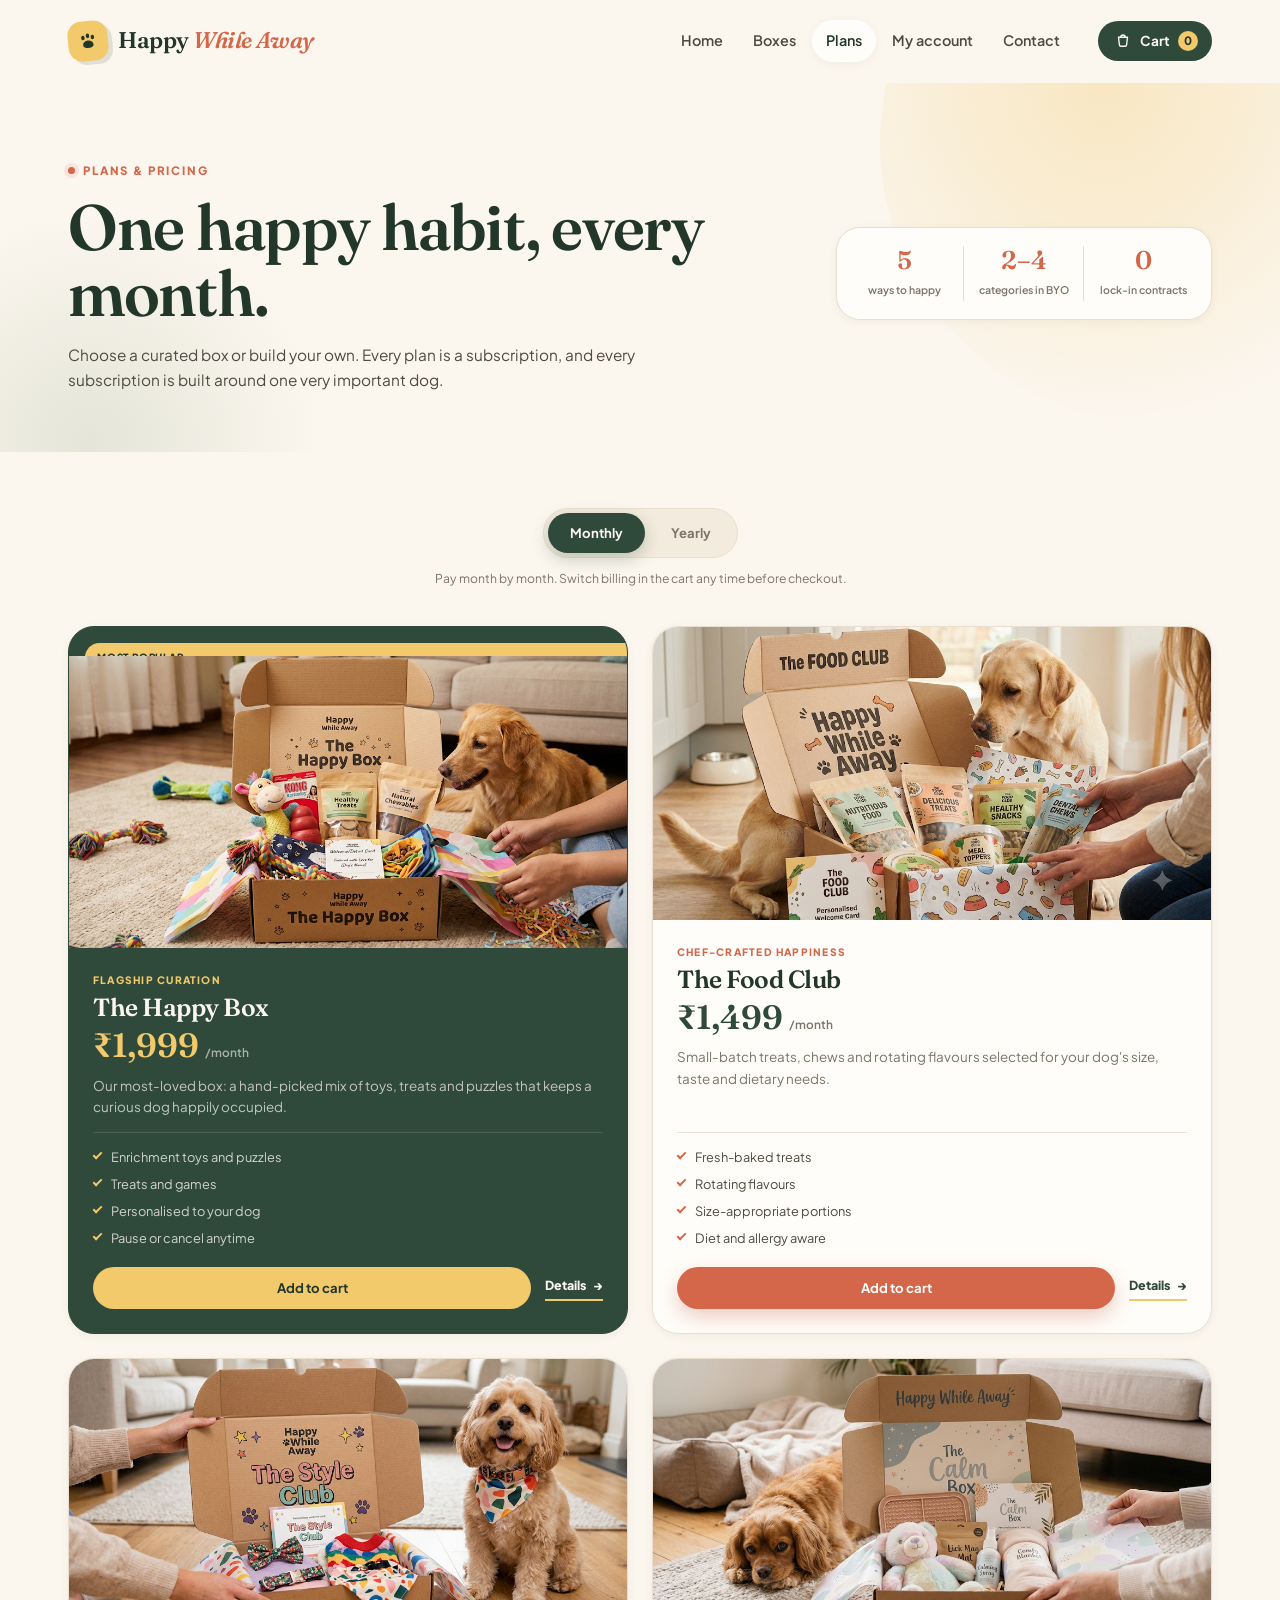
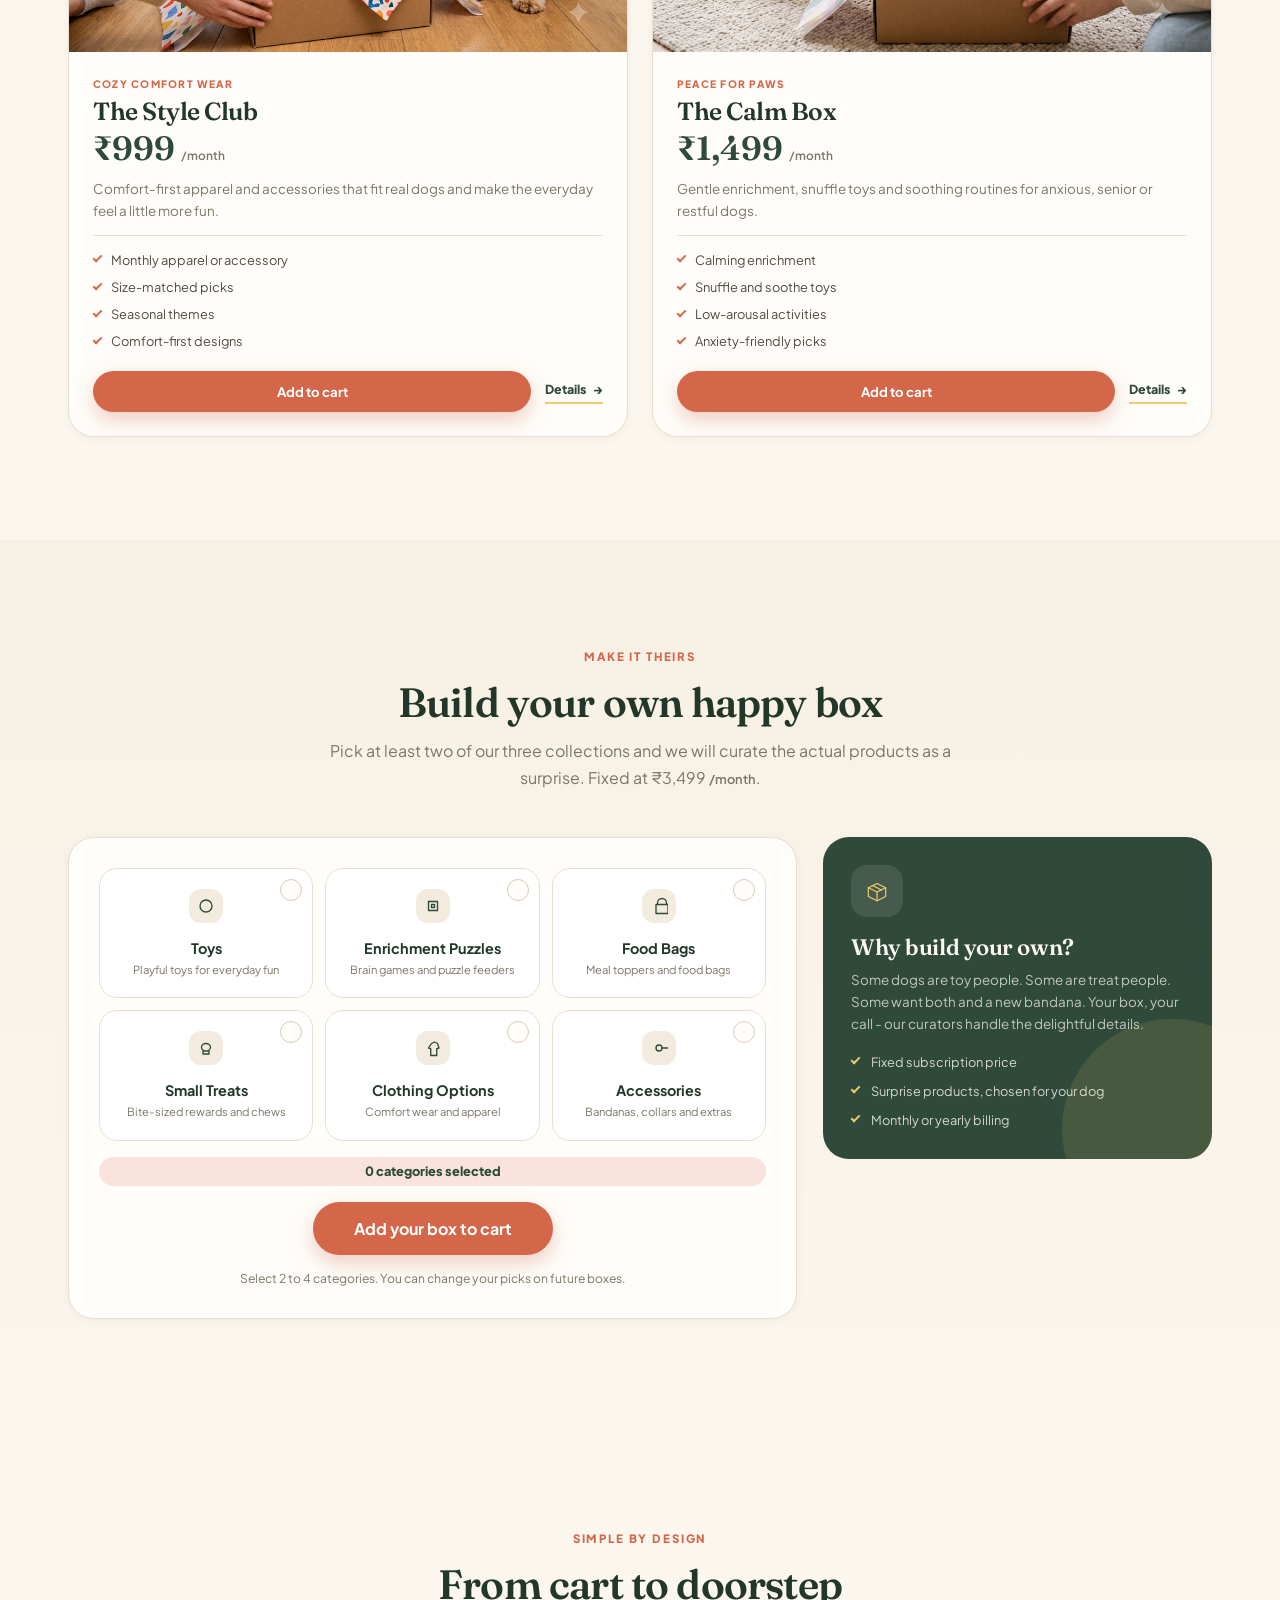
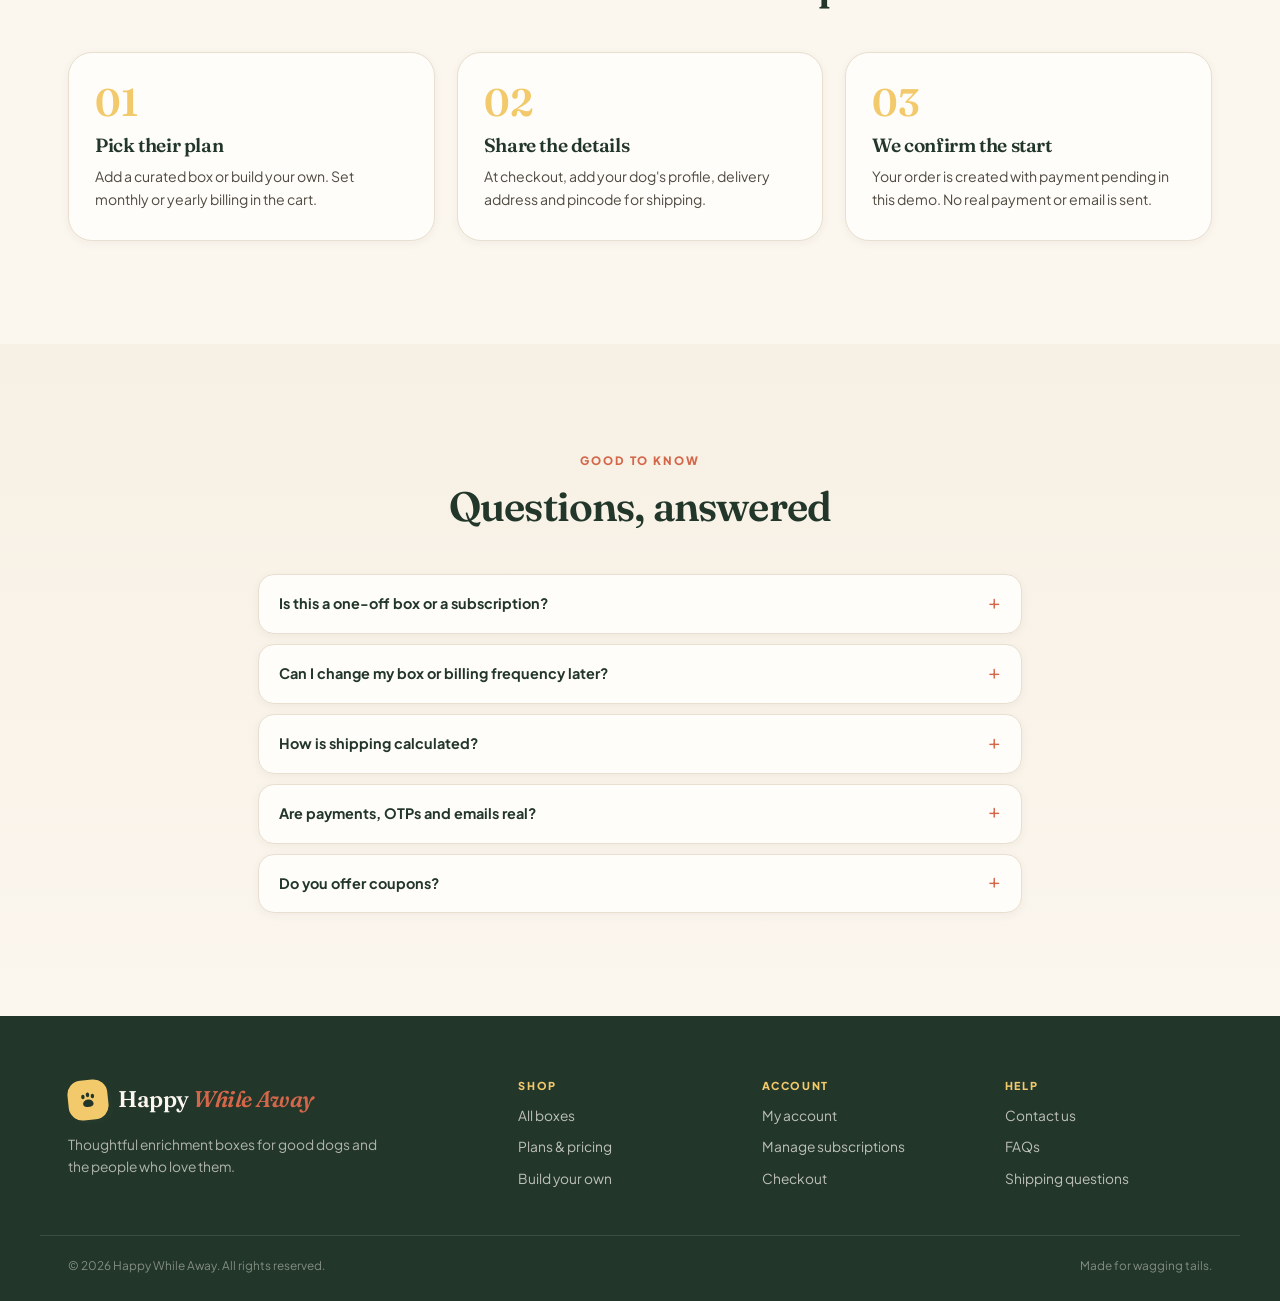
<file: subscription.html>
<!DOCTYPE html>
<html lang="en">
<head>
  <meta charset="UTF-8">
  <meta name="viewport" content="width=device-width, initial-scale=1.0">
  <meta name="theme-color" content="#fbf6ee">
  <meta name="description" content="Compare Happy While Away dog enrichment subscription plans, choose monthly or yearly billing, or build your own box.">
  <title>Plans &amp; Pricing | Happy While Away</title>
  <link rel="stylesheet" href="css/style.css">
  <script src="js/cart.js"></script>
  <script src="js/ui.js" defer></script>
</head>
<body>
  <a class="skip-link" href="#main">Skip to content</a>
  <header class="site-header">
    <div class="container header-inner">
      <a class="brand" href="index.html" aria-label="Happy While Away home">
        <span class="brand-mark" aria-hidden="true"><svg viewBox="0 0 24 24" fill="currentColor"><ellipse cx="6.8" cy="8.2" rx="1.9" ry="2.5"/><ellipse cx="12" cy="6.4" rx="1.9" ry="2.5"/><ellipse cx="17.2" cy="8.2" rx="1.9" ry="2.5"/><path d="M12 11.4c-3.1 0-5.7 2.1-5.7 4.7 0 2 1.8 3.4 4.2 3.4h3c2.4 0 4.2-1.4 4.2-3.4 0-2.6-2.6-4.7-5.7-4.7z"/></svg></span>
        <span class="brand-text">Happy <em>While Away</em></span>
      </a>
      <nav class="main-nav" id="mainNav" aria-label="Primary navigation">
        <a href="index.html">Home</a>
        <a href="products.html">Boxes</a>
        <a href="subscription.html" class="active">Plans</a>
        <a href="account.html">My account</a>
        <a href="contact.html">Contact</a>
      </nav>
      <div class="header-actions">
        <button class="cart-open-btn" id="cartOpenBtn" type="button" aria-label="Open shopping cart">
          <svg viewBox="0 0 24 24" fill="none" stroke="currentColor" stroke-width="1.8" stroke-linecap="round" stroke-linejoin="round" aria-hidden="true"><path d="M6 7h12l-1.2 10.2a2 2 0 0 1-2 1.8H9.2a2 2 0 0 1-2-1.8L6 7z"/><path d="M9 7a3 3 0 0 1 6 0"/></svg>
          <span class="cart-label">Cart</span>
          <span class="cart-badge" id="hwaCartBadge">0</span>
        </button>
        <button class="nav-toggle" id="navToggle" type="button" aria-expanded="false" aria-controls="mainNav" aria-label="Open menu"><span></span><span></span><span></span></button>
      </div>
    </div>
  </header>

  <main id="main">
    <section class="page-hero page-hero-plans">
      <div class="container page-hero-inner">
        <div class="page-hero-copy">
          <span class="eyebrow"><span class="eyebrow-dot" aria-hidden="true"></span> Plans &amp; pricing</span>
          <h1>One happy habit, every month.</h1>
          <p>Choose a curated box or build your own. Every plan is a subscription, and every subscription is built around one very important dog.</p>
        </div>
        <div class="plans-summary">
          <div><strong>5</strong><span>ways to happy</span></div>
          <div><strong>2&ndash;4</strong><span>categories in BYO</span></div>
          <div><strong>0</strong><span>lock-in contracts</span></div>
        </div>
      </div>
    </section>

    <section class="section plans-section">
      <div class="container">
        <div class="billing-bar reveal">
          <div class="plan-toggle" role="group" aria-label="Billing frequency">
            <button type="button" id="toggle-monthly" class="active" data-freq="monthly">Monthly</button>
            <button type="button" id="toggle-yearly" data-freq="yearly">Yearly</button>
          </div>
          <p class="billing-note" id="billingNote">Pay month by month. Switch billing in the cart any time before checkout.</p>
        </div>
        <div class="plan-grid" id="plan-grid"></div>
      </div>
    </section>

    <section class="section section-cream byo-section" id="build-your-own-section">
      <div class="container">
        <div class="section-head reveal">
          <span class="eyebrow">Make it theirs</span>
          <h2>Build your own happy box</h2>
          <p>Pick at least two of our three collections and we will curate the actual products as a surprise. Fixed at <span id="byo-price">&#8377;3499 <span class="byo-period" id="byo-period">/month</span></span>.</p>
        </div>
        <div class="byo-layout">
          <div class="byo-picker">
            <div id="categories" class="categories"></div>
            <p class="byo-count" id="byo-count">0 categories selected</p>
            <div class="byo-action">
              <button type="button" class="btn btn-primary btn-large" id="byoAddBtn">Add your box to cart</button>
              <p class="hint">Select 2 to 4 categories. You can change your picks on future boxes.</p>
            </div>
            <div class="error-msg" id="byoError" style="display:none;">Please select between 2 and 4 categories.</div>
          </div>
          <aside class="byo-side">
            <span class="byo-side-icon" aria-hidden="true"><svg viewBox="0 0 48 48" fill="none" stroke="currentColor" stroke-width="2.2" stroke-linecap="round" stroke-linejoin="round"><path d="M8 18l16-8 16 8v16l-16 8-16-8V18z"/><path d="M8 18l16 8 16-8M24 26v16"/><path d="M16 14l16 8"/></svg></span>
            <h3>Why build your own?</h3>
            <p>Some dogs are toy people. Some are treat people. Some want both and a new bandana. Your box, your call - our curators handle the delightful details.</p>
            <ul class="mini-list">
              <li>Fixed subscription price</li>
              <li>Surprise products, chosen for your dog</li>
              <li>Monthly or yearly billing</li>
            </ul>
          </aside>
        </div>
      </div>
    </section>

    <section class="section how-section">
      <div class="container">
        <div class="section-head reveal">
          <span class="eyebrow">Simple by design</span>
          <h2>From cart to doorstep</h2>
        </div>
        <div class="steps-grid">
          <div class="step-card reveal"><span class="step-num">01</span><h3>Pick their plan</h3><p>Add a curated box or build your own. Set monthly or yearly billing in the cart.</p></div>
          <div class="step-card reveal"><span class="step-num">02</span><h3>Share the details</h3><p>At checkout, add your dog's profile, delivery address and pincode for shipping.</p></div>
          <div class="step-card reveal"><span class="step-num">03</span><h3>We confirm the start</h3><p>Your order is created with payment pending in this demo. No real payment or email is sent.</p></div>
        </div>
      </div>
    </section>

    <section class="section section-cream" id="faq">
      <div class="container faq-wrap">
        <div class="section-head reveal">
          <span class="eyebrow">Good to know</span>
          <h2>Questions, answered</h2>
        </div>
        <div class="faq-list reveal">
          <details class="faq"><summary>Is this a one-off box or a subscription?</summary><p>Every box is a subscription. You choose monthly or yearly billing, and you can pause, resume or cancel from your account.</p></details>
          <details class="faq"><summary>Can I change my box or billing frequency later?</summary><p>You can change quantity, dog assignment and delivery preferences. The box type and billing frequency stay locked after purchase to keep billing clear; yearly subscriptions can skip an upcoming delivery.</p></details>
          <details class="faq"><summary>How is shipping calculated?</summary><p>Shipping is based on your delivery pincode with metro, standard and remote zones. The exact amount is shown at checkout before the order is placed.</p></details>
          <details class="faq"><summary>Are payments, OTPs and emails real?</summary><p>No. This is a demo storefront. Verification codes are shown on screen, emails are recorded as simulated notifications, and every order is created with payment pending. No real charge is made.</p></details>
          <details class="faq"><summary>Do you offer coupons?</summary><p>Yes - a first-order discount coupon and a free-delivery coupon are available at checkout. Both are demo coupons and one can be used at a time.</p></details>
        </div>
      </div>
    </section>
  </main>

  <footer class="site-footer">
    <div class="container footer-grid">
      <div class="footer-brand">
        <a class="brand" href="index.html">
          <span class="brand-mark" aria-hidden="true"><svg viewBox="0 0 24 24" fill="currentColor"><ellipse cx="6.8" cy="8.2" rx="1.9" ry="2.5"/><ellipse cx="12" cy="6.4" rx="1.9" ry="2.5"/><ellipse cx="17.2" cy="8.2" rx="1.9" ry="2.5"/><path d="M12 11.4c-3.1 0-5.7 2.1-5.7 4.7 0 2 1.8 3.4 4.2 3.4h3c2.4 0 4.2-1.4 4.2-3.4 0-2.6-2.6-4.7-5.7-4.7z"/></svg></span>
          <span class="brand-text">Happy <em>While Away</em></span>
        </a>
        <p>Thoughtful enrichment boxes for good dogs and the people who love them.</p>
      </div>
      <div class="footer-col"><h4>Shop</h4><a href="products.html">All boxes</a><a href="subscription.html">Plans &amp; pricing</a><a href="product.html?id=build-your-own">Build your own</a></div>
      <div class="footer-col"><h4>Account</h4><a href="account.html">My account</a><a href="subscriptions.html">Manage subscriptions</a><a href="checkout.html">Checkout</a></div>
      <div class="footer-col"><h4>Help</h4><a href="contact.html">Contact us</a><a href="subscription.html#faq">FAQs</a><a href="contact.html">Shipping questions</a></div>
    </div>
    <div class="container footer-bottom"><p>&copy; 2026 Happy While Away. All rights reserved.</p><p>Made for wagging tails.</p></div>
  </footer>

  <script>
    (function () {
      var PLANS = [
        { id: "happy-box", name: "The Happy Box", tagline: "Flagship curation", image: "images/happy-box.webp", price: 1999, desc: "Our most-loved box: a hand-picked mix of toys, treats and puzzles that keeps a curious dog happily occupied.", benefits: ["Enrichment toys and puzzles", "Treats and games", "Personalised to your dog", "Pause or cancel anytime"] },
        { id: "food-club", name: "The Food Club", tagline: "Chef-crafted happiness", image: "images/food-club.webp", price: 1499, desc: "Small-batch treats, chews and rotating flavours selected for your dog's size, taste and dietary needs.", benefits: ["Fresh-baked treats", "Rotating flavours", "Size-appropriate portions", "Diet and allergy aware"] },
        { id: "style-club", name: "The Style Club", tagline: "Cozy comfort wear", image: "images/style-club.webp", price: 999, desc: "Comfort-first apparel and accessories that fit real dogs and make the everyday feel a little more fun.", benefits: ["Monthly apparel or accessory", "Size-matched picks", "Seasonal themes", "Comfort-first designs"] },
        { id: "calm-box", name: "The Calm Box", tagline: "Peace for paws", image: "images/calm-box.webp", price: 1499, desc: "Gentle enrichment, snuffle toys and soothing routines for anxious, senior or restful dogs.", benefits: ["Calming enrichment", "Snuffle and soothe toys", "Low-arousal activities", "Anxiety-friendly picks"] }
      ];
      var BYO_CATEGORIES = [
        { id: "toys", name: "Toys", desc: "Playful toys for everyday fun", icon: "M12 4a8 8 0 1 0 0 16 8 8 0 0 0 0-16z" },
        { id: "enrichment-puzzles", name: "Enrichment Puzzles", desc: "Brain games and puzzle feeders", icon: "M6 6h12v12H6zM10 10h4v4h-4z" },
        { id: "food-bags", name: "Food Bags", desc: "Meal toppers and food bags", icon: "M8 10h16v12H8zM10 10V8a6 6 0 0 1 12 0v2" },
        { id: "small-treats", name: "Small Treats", desc: "Bite-sized rewards and chews", icon: "M12 6c3 0 6 2 6 5s-3 5-6 5-6-2-6-5 3-5 6-5zM8 16h8v4H8z" },
        { id: "clothing-options", name: "Clothing Options", desc: "Comfort wear and apparel", icon: "M10 6l4-2 4 2 2 6-3 1v9H9v-9l-3-1 4-6z" },
        { id: "accessories", name: "Accessories", desc: "Bandanas, collars and extras", icon: "M8 12a4 4 0 1 0 8 0 4 4 0 0 0-8 0zM16 12h8" }
      ];
      var BYO_PRICE = 3499;
      var frequency = "monthly";
try {
  var planParams = new URLSearchParams(window.location.search);
  var requestedFreq = planParams.get("freq");
  if (requestedFreq === "monthly" || requestedFreq === "yearly") { frequency = requestedFreq; }
} catch (e) {}
      var selected = [];

      function money(n) { return "\u20B9" + Math.round(Number(n) || 0).toLocaleString("en-IN"); }
      function yearlyTotal(price, id) {
        var d = window.HWA_CONFIG && typeof window.HWA_CONFIG.annualDiscountPercent === "number" ? window.HWA_CONFIG.annualDiscountPercent : 0;
        var months = (id === "build-your-own") ? 12 : 10;
        return Math.round(price * months * (1 - Math.max(0, d) / 100));
      }
      function priceFor(price, id) { return frequency === "yearly" ? yearlyTotal(price, id) : price; }
      function periodFor() { return frequency === "yearly" ? "/year, upfront" : "/month"; }

      function renderPlans() {
        var grid = document.getElementById("plan-grid");
        grid.innerHTML = PLANS.map(function (p) {
          var featured = p.id === "happy-box";
          var price = priceFor(p.price, p.id);
          var saving = p.price * 12 - yearlyTotal(p.price, p.id);
          return '<article class="plan-card' + (featured ? ' featured' : '') + '" data-plan="' + p.id + '">' +
            (featured ? '<span class="plan-badge">Most popular</span>' : '') +
            '<a class="plan-card-link" href="product.html?id=' + p.id + '&freq=' + frequency + '" aria-label="View ' + p.name + ' details"></a>' +
            '<div class="plan-media"><img src="' + p.image + '" alt="" loading="lazy"></div>' +
            '<div class="plan-body">' +
              '<span class="plan-tagline">' + p.tagline + '</span>' +
              '<h2 class="plan-name">' + p.name + '</h2>' +
              '<div class="plan-price-wrap"><span class="plan-price">' + money(price) + '</span><span class="plan-period">' + periodFor() + '</span></div>' +
              (frequency === "yearly" && saving > 0 ? '<p class="plan-saving">Save ' + money(saving) + ' versus 12 monthly payments.</p>' : '') +
              '<p class="plan-desc">' + p.desc + '</p>' +
              '<ul class="plan-benefits">' + p.benefits.map(function (b) { return '<li>' + b + '</li>'; }).join("") + '</ul>' +
              '<div class="plan-actions">' +
                '<button type="button" class="btn btn-primary plan-add" data-plan="' + p.id + '">Add to cart</button>' +
                '<a class="text-link plan-details-link" href="product.html?id=' + p.id + '&freq=' + frequency + '">Details <span aria-hidden="true">&rarr;</span></a>' +
              '</div>' +
            '</div>' +
          '</article>';
        }).join("");
        grid.querySelectorAll(".plan-add").forEach(function (btn) {
          btn.addEventListener("click", function () {
            window.HWA.addToCart(btn.getAttribute("data-plan"), { freq: frequency, qty: 1 });
          });
        });
        var note = document.getElementById("billingNote");
        if (note) {
          note.textContent = frequency === "yearly"
            ? "Yearly billing is charged upfront and includes monthly deliveries."
            : "Pay month by month. Switch billing in the cart any time before checkout.";
        }
      }

      function renderCategories() {
        var wrap = document.getElementById("categories");
        wrap.innerHTML = BYO_CATEGORIES.map(function (c) {
          var isOn = selected.indexOf(c.id) !== -1;
          return '<label class="category' + (isOn ? ' selected' : '') + '">' +
            '<input type="checkbox" value="' + c.id + '"' + (isOn ? ' checked' : '') + '>' +
            '<span class="cat-icon" aria-hidden="true"><svg viewBox="0 0 24 24" fill="none" stroke="currentColor" stroke-width="1.8" stroke-linecap="round" stroke-linejoin="round"><path d="' + c.icon + '"/></svg></span>' +
            '<span class="cat-check" aria-hidden="true"><svg viewBox="0 0 24 24" fill="none" stroke="currentColor" stroke-width="2.4" stroke-linecap="round" stroke-linejoin="round"><path d="M5 12l4 4L19 6"/></svg></span>' +
            '<span class="cat-text"><strong>' + c.name + '</strong><small>' + c.desc + '</small></span>' +
          '</label>';
        }).join("");
        wrap.querySelectorAll("input[type='checkbox']").forEach(function (cb) {
          cb.addEventListener("change", function () {
            var v = cb.value;
            var idx = selected.indexOf(v);
            if (cb.checked && idx === -1) {
              if (selected.length >= 4) {
                cb.checked = false;
                var err = document.getElementById("byoError");
                if (err) { err.style.display = "block"; err.textContent = "You can select up to 4 categories."; }
                return;
              }
              selected.push(v);
            }
            if (!cb.checked && idx !== -1) { selected.splice(idx, 1); }
            renderCategories();
            updateByoState();
          });
        });
        var count = document.getElementById("byo-count");
        if (count) { count.textContent = selected.length + (selected.length === 1 ? " category selected" : " categories selected"); }
      }
      function updateByoState() {
        var err = document.getElementById("byoError");
        if (err) {
          if (selected.length >= 2 && selected.length <= 4) {
            err.style.display = "none";
            err.textContent = "Please select between 2 and 4 categories.";
          } else {
            err.style.display = "block";
            err.textContent = selected.length > 4 ? "You can select up to 4 categories." : "Please select between 2 and 4 categories.";
          }
        }
      }
      function updateByoPrice() {
        var priceEl = document.getElementById("byo-price");
        if (priceEl) { priceEl.innerHTML = money(priceFor(BYO_PRICE, "build-your-own")) + ' <span class="byo-period" id="byo-period">' + periodFor() + '</span>'; }
      }
      function setFrequency(f) {
        frequency = f;
        document.getElementById("toggle-monthly").classList.toggle("active", f === "monthly");
        document.getElementById("toggle-yearly").classList.toggle("active", f === "yearly");
        renderPlans();
        updateByoPrice();
        try {
          var url = new URL(window.location.href);
          url.searchParams.set("freq", f);
          window.history.replaceState({}, "", url.toString());
        } catch (e) {}
      }

      document.addEventListener("DOMContentLoaded", function () {
        renderPlans();
        renderCategories();
        updateByoPrice();
        document.getElementById("toggle-monthly").addEventListener("click", function () { setFrequency("monthly"); });
        document.getElementById("toggle-yearly").addEventListener("click", function () { setFrequency("yearly"); });
        document.getElementById("byoAddBtn").addEventListener("click", function () {
          if (selected.length < 2 || selected.length > 4) {
            var err = document.getElementById("byoError");
            if (err) { err.style.display = "block"; err.textContent = selected.length > 4 ? "You can select up to 4 categories." : "Please select between 2 and 4 categories."; }
            return;
          }
          window.HWA.addToCart("build-your-own", { freq: frequency, qty: 1, config: { categories: selected.slice() } });
        });
      });
    })();
  </script>
</body>
</html>
</file>
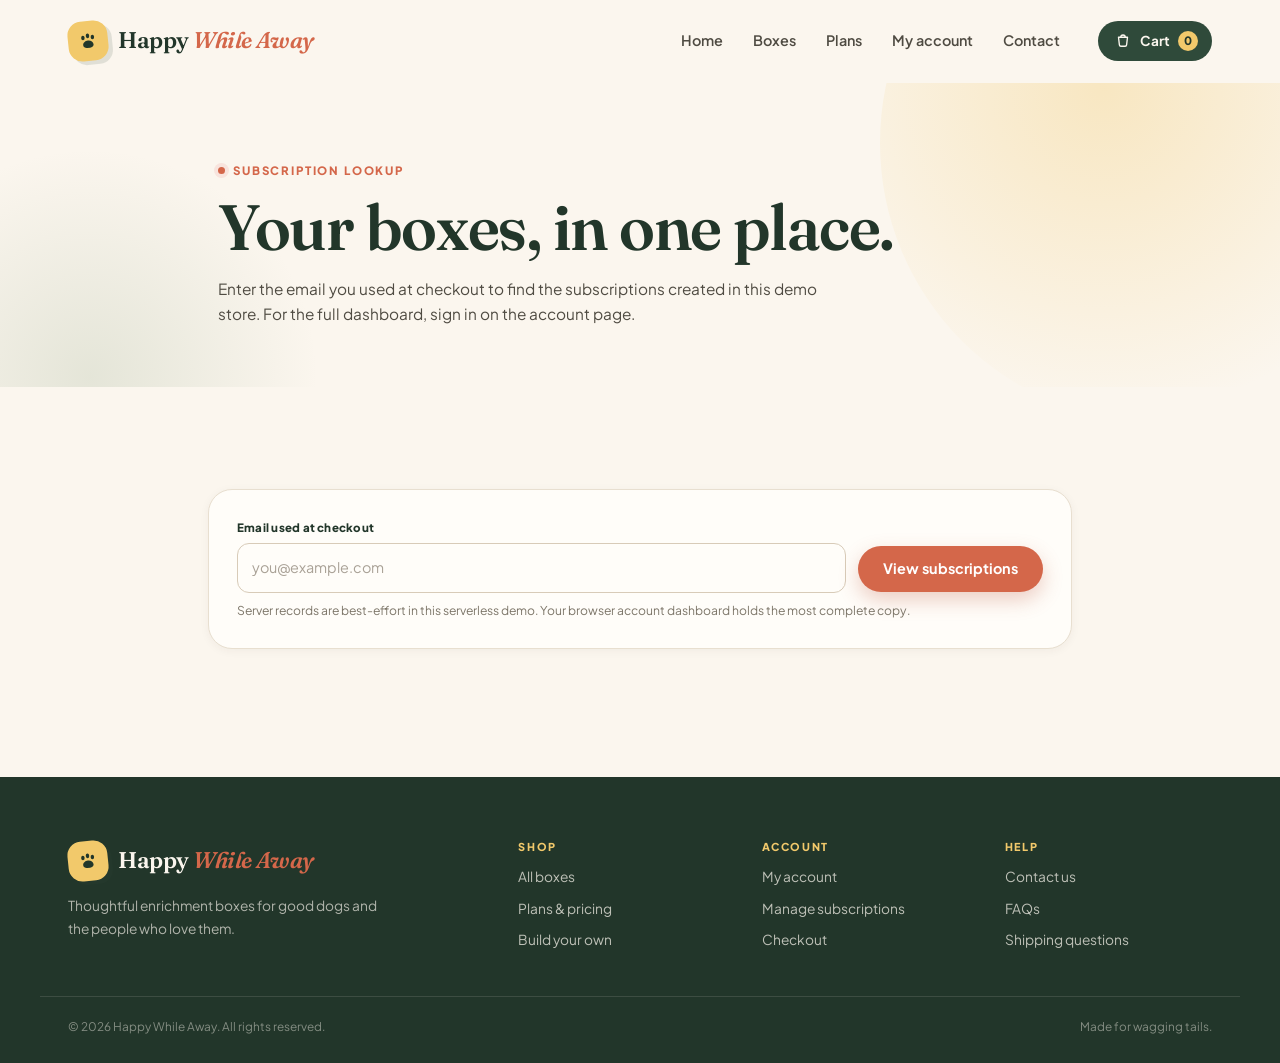
<file: subscriptions.html>
<!DOCTYPE html>
<html lang="en">
<head>
  <meta charset="UTF-8">
  <meta name="viewport" content="width=device-width, initial-scale=1.0">
  <meta name="theme-color" content="#fbf6ee">
  <meta name="description" content="Look up and manage your Happy While Away subscriptions by email.">
  <title>Manage Subscriptions | Happy While Away</title>
  <link rel="stylesheet" href="css/style.css">
  <script src="js/cart.js"></script>
  <script src="js/ui.js" defer></script>
</head>
<body>
  <a class="skip-link" href="#main">Skip to content</a>
  <header class="site-header">
    <div class="container header-inner">
      <a class="brand" href="index.html" aria-label="Happy While Away home">
        <span class="brand-mark" aria-hidden="true"><svg viewBox="0 0 24 24" fill="currentColor"><ellipse cx="6.8" cy="8.2" rx="1.9" ry="2.5"/><ellipse cx="12" cy="6.4" rx="1.9" ry="2.5"/><ellipse cx="17.2" cy="8.2" rx="1.9" ry="2.5"/><path d="M12 11.4c-3.1 0-5.7 2.1-5.7 4.7 0 2 1.8 3.4 4.2 3.4h3c2.4 0 4.2-1.4 4.2-3.4 0-2.6-2.6-4.7-5.7-4.7z"/></svg></span>
        <span class="brand-text">Happy <em>While Away</em></span>
      </a>
      <nav class="main-nav" id="mainNav" aria-label="Primary navigation">
        <a href="index.html">Home</a>
        <a href="products.html">Boxes</a>
        <a href="subscription.html">Plans</a>
        <a href="account.html">My account</a>
        <a href="contact.html">Contact</a>
      </nav>
      <div class="header-actions">
        <button class="cart-open-btn" id="cartOpenBtn" type="button" aria-label="Open shopping cart">
          <svg viewBox="0 0 24 24" fill="none" stroke="currentColor" stroke-width="1.8" stroke-linecap="round" stroke-linejoin="round" aria-hidden="true"><path d="M6 7h12l-1.2 10.2a2 2 0 0 1-2 1.8H9.2a2 2 0 0 1-2-1.8L6 7z"/><path d="M9 7a3 3 0 0 1 6 0"/></svg>
          <span class="cart-label">Cart</span>
          <span class="cart-badge" id="hwaCartBadge">0</span>
        </button>
        <button class="nav-toggle" id="navToggle" type="button" aria-expanded="false" aria-controls="mainNav" aria-label="Open menu"><span></span><span></span><span></span></button>
      </div>
    </div>
  </header>

  <main id="main">
    <section class="page-hero page-hero-compact">
      <div class="container page-hero-inner">
        <div class="page-hero-copy">
          <span class="eyebrow"><span class="eyebrow-dot" aria-hidden="true"></span> Subscription lookup</span>
          <h1>Your boxes, in one place.</h1>
          <p>Enter the email you used at checkout to find the subscriptions created in this demo store. For the full dashboard, sign in on the account page.</p>
        </div>
      </div>
    </section>

    <section class="section">
      <div class="container lookup-wrap">
        <div class="lookup-card">
          <form id="lookupForm" class="lookup-form">
            <div class="form-field">
              <label for="lookupEmail">Email used at checkout</label>
              <input id="lookupEmail" type="email" required placeholder="you@example.com" autocomplete="email">
            </div>
            <button type="submit" class="btn btn-primary" id="lookupBtn">View subscriptions</button>
          </form>
          <p class="hint">Server records are best-effort in this serverless demo. Your browser account dashboard holds the most complete copy.</p>
        </div>
        <div class="error-msg" id="lookupError" style="display:none;"></div>
        <div id="subsList" class="subs-list"></div>
      </div>
    </section>
  </main>

  <footer class="site-footer">
    <div class="container footer-grid">
      <div class="footer-brand">
        <a class="brand" href="index.html">
          <span class="brand-mark" aria-hidden="true"><svg viewBox="0 0 24 24" fill="currentColor"><ellipse cx="6.8" cy="8.2" rx="1.9" ry="2.5"/><ellipse cx="12" cy="6.4" rx="1.9" ry="2.5"/><ellipse cx="17.2" cy="8.2" rx="1.9" ry="2.5"/><path d="M12 11.4c-3.1 0-5.7 2.1-5.7 4.7 0 2 1.8 3.4 4.2 3.4h3c2.4 0 4.2-1.4 4.2-3.4 0-2.6-2.6-4.7-5.7-4.7z"/></svg></span>
          <span class="brand-text">Happy <em>While Away</em></span>
        </a>
        <p>Thoughtful enrichment boxes for good dogs and the people who love them.</p>
      </div>
      <div class="footer-col"><h4>Shop</h4><a href="products.html">All boxes</a><a href="subscription.html">Plans &amp; pricing</a><a href="product.html?id=build-your-own">Build your own</a></div>
      <div class="footer-col"><h4>Account</h4><a href="account.html">My account</a><a href="subscriptions.html">Manage subscriptions</a><a href="checkout.html">Checkout</a></div>
      <div class="footer-col"><h4>Help</h4><a href="contact.html">Contact us</a><a href="subscription.html#faq">FAQs</a><a href="contact.html">Shipping questions</a></div>
    </div>
    <div class="container footer-bottom"><p>&copy; 2026 Happy While Away. All rights reserved.</p><p>Made for wagging tails.</p></div>
  </footer>

  <script>
    (function () {
      function fmt(n) { return "\u20B9" + Number(n || 0).toLocaleString("en-IN"); }
      function freqLabel(f) { return f === "yearly" ? "Yearly - 12 months upfront" : "Monthly"; }
      function render(list) {
        var el = document.getElementById("subsList");
        if (!list || !list.length) {
          el.innerHTML = '<div class="empty-state"><p>No subscriptions found for that email.</p><p class="hint">Try the email used at checkout, or open your account dashboard for browser-saved subscriptions.</p></div>';
          return;
        }
        el.innerHTML = list.map(function (s) {
          var item = (s.items && s.items[0]) || {};
          var dog = s.dog ? s.dog.name : "Not assigned";
          var addr = s.deliveryAddress ? (s.deliveryAddress.address + (s.deliveryAddress.pincode ? ", " + s.deliveryAddress.pincode : "")) : "-";
          var renewal = s.renewalDate ? new Date(s.renewalDate).toLocaleDateString("en-IN") : "-";
          var amount = s.billing && s.billing.amount != null ? s.billing.amount : s.total;
          return '<article class="sub-card">' +
            '<div class="sub-card-head"><span class="sub-name">' + (item.name || "Subscription") + '</span><span class="sub-status sub-status-' + (s.status || "active") + '">' + (s.status || "active") + '</span></div>' +
            '<div class="sub-id">' + s.id + '</div>' +
            '<div class="sub-grid">' +
              '<div class="sub-field"><label>Billing</label><span>' + freqLabel(s.frequency) + '</span></div>' +
              '<div class="sub-field"><label>Amount</label><span>' + fmt(amount) + '</span></div>' +
              '<div class="sub-field"><label>Renews / next due</label><span>' + renewal + '</span></div>' +
              '<div class="sub-field"><label>Dog</label><span>' + dog + '</span></div>' +
              '<div class="sub-field"><label>Delivery address</label><span>' + addr + '</span></div>' +
            '</div>' +
            '<div class="sub-actions">' +
              '<button class="btn btn-outline btn-sm" type="button" data-action="pause" data-id="' + s.id + '">Pause</button>' +
              '<button class="btn btn-outline btn-sm" type="button" data-action="resume" data-id="' + s.id + '">Resume</button>' +
              '<button class="btn btn-outline btn-sm" type="button" data-action="cancel" data-id="' + s.id + '">Cancel</button>' +
            '</div>' +
            '<p class="hint">Billing frequency and box type cannot be changed after purchase. Yearly subscriptions can skip a delivery from the account dashboard.</p>' +
          '</article>';
        }).join("");
        el.querySelectorAll("[data-action]").forEach(function (btn) {
          btn.addEventListener("click", function () {
            var action = btn.getAttribute("data-action");
            var id = btn.getAttribute("data-id");
            btn.disabled = true;
            fetch("/api/subscribe", { method: "PATCH", headers: { "Content-Type": "application/json" }, body: JSON.stringify({ subscriptionId: id, action: action }) })
              .then(function (r) { return r.json(); })
              .then(function () { load(document.getElementById("lookupEmail").value.trim()); })
              .catch(function () { btn.disabled = false; });
          });
        });
      }
      function load(email) {
        var errEl = document.getElementById("lookupError");
        var btn = document.getElementById("lookupBtn");
        errEl.style.display = "none";
        btn.disabled = true;
        btn.textContent = "Looking...";
        fetch("/api/subscribe?email=" + encodeURIComponent(email))
          .then(function (r) { return r.json(); })
          .then(function (data) { render(data.subscriptions || []); })
          .catch(function () { errEl.textContent = "Could not load subscriptions."; errEl.style.display = "block"; })
          .then(function () { btn.disabled = false; btn.textContent = "View subscriptions"; });
      }
      document.addEventListener("DOMContentLoaded", function () {
        document.getElementById("lookupForm").addEventListener("submit", function (e) {
          e.preventDefault();
          var email = document.getElementById("lookupEmail").value.trim();
          var errEl = document.getElementById("lookupError");
          if (!/^[^\s@]+@[^\s@]+\.[^\s@]+$/.test(email)) {
            errEl.textContent = "Please enter a valid email.";
            errEl.style.display = "block";
            return;
          }
          load(email);
        });
      });
    })();
  </script>
</body>
</html>
</file>
<file: css/style.css>
@import url("https://fonts.googleapis.com/css2?family=Fraunces:ital,opsz,wght@0,9..144,400..700;1,9..144,400..700&family=Plus+Jakarta+Sans:wght@400;500;600;700;800&display=swap");

:root {
  --cream: #fbf6ee;
  --cream-deep: #f3ebdd;
  --paper: #fffdf9;
  --ink: #2c2a24;
  --ink-soft: #4f4b42;
  --muted: #7c7568;
  --forest: #2f4a3a;
  --forest-dark: #22362a;
  --forest-soft: #486653;
  --coral: #d4674a;
  --coral-dark: #b9533a;
  --coral-soft: #f8e4dd;
  --sage: #94a98a;
  --sage-soft: #e8eee1;
  --sun: #f2c96b;
  --sun-soft: #fbf0d1;
  --sky: #9ec4d0;
  --sky-soft: #e4eff2;
  --line: #e8dfd0;
  --line-strong: #d8cbb8;
  --radius-s: 12px;
  --radius: 20px;
  --radius-l: 30px;
  --radius-pill: 999px;
  --shadow-s: 0 2px 10px rgba(63, 48, 30, 0.05);
  --shadow: 0 16px 40px rgba(63, 48, 30, 0.09);
  --shadow-l: 0 32px 70px rgba(53, 39, 24, 0.15);
  --font-display: "Fraunces", "Iowan Old Style", "Palatino Linotype", Palatino, Georgia, serif;
  --font-body: "Plus Jakarta Sans", "Segoe UI", system-ui, -apple-system, sans-serif;
  --container: 1200px;
  --header-h: 82px;
}

*, *::before, *::after { box-sizing: border-box; }
* { margin: 0; padding: 0; }
html { scroll-behavior: smooth; -webkit-text-size-adjust: 100%; }
body {
  font-family: var(--font-body);
  font-size: 16px;
  line-height: 1.65;
  color: var(--ink);
  background: var(--cream);
  -webkit-font-smoothing: antialiased;
  overflow-x: hidden;
}
body.cart-open { overflow: hidden; }
img { max-width: 100%; display: block; }
a { color: inherit; text-decoration: none; }
ul, ol { list-style: none; }
button, input, select, textarea { font: inherit; color: inherit; }
button { cursor: pointer; background: none; border: none; }
svg { display: block; }
[id] { scroll-margin-top: calc(var(--header-h) + 24px); }
::selection { background: var(--sun); color: var(--forest-dark); }
:focus-visible { outline: 3px solid rgba(212, 103, 74, 0.55); outline-offset: 3px; }

h1, h2, h3, h4 {
  font-family: var(--font-display);
  font-weight: 600;
  line-height: 1.1;
  letter-spacing: -0.02em;
  color: var(--forest-dark);
}
h1 { font-size: clamp(2.6rem, 5vw, 4.3rem); line-height: 1.03; }
h2 { font-size: clamp(1.9rem, 3.2vw, 2.9rem); line-height: 1.08; }
h3 { font-size: 1.25rem; line-height: 1.25; }
p { color: var(--ink-soft); }

.container { width: 100%; max-width: var(--container); margin: 0 auto; padding: 0 28px; }
.section { padding: clamp(60px, 8vw, 104px) 0; }
.section-cream { background: linear-gradient(180deg, #f7f0e4 0%, var(--cream) 100%); }

.skip-link {
  position: absolute;
  left: 16px;
  top: -80px;
  z-index: 5000;
  padding: 10px 18px;
  border-radius: var(--radius-pill);
  background: var(--forest);
  color: var(--cream);
  font-weight: 700;
  font-size: 0.85rem;
  transition: top 0.2s;
}
.skip-link:focus { top: 16px; }

.btn {
  display: inline-flex;
  align-items: center;
  justify-content: center;
  gap: 8px;
  padding: 13px 24px;
  border-radius: var(--radius-pill);
  border: 1.5px solid transparent;
  font-family: var(--font-body);
  font-size: 0.9rem;
  font-weight: 700;
  line-height: 1.2;
  color: var(--forest-dark);
  background: transparent;
  cursor: pointer;
  white-space: nowrap;
  transition: transform 0.2s, box-shadow 0.2s, background 0.2s, color 0.2s, border-color 0.2s;
}
.btn:hover { transform: translateY(-2px); }
.btn:active { transform: translateY(0); }
.btn:disabled { opacity: 0.55; cursor: not-allowed; transform: none; }
.btn-primary {
  background: var(--coral);
  color: #ffffff;
  box-shadow: 0 8px 20px rgba(185, 83, 58, 0.28);
}
.btn-primary:hover { background: var(--coral-dark); box-shadow: 0 12px 26px rgba(185, 83, 58, 0.32); }
.btn-outline {
  border-color: var(--line-strong);
  color: var(--forest);
  background: transparent;
}
.btn-outline:hover { background: var(--forest); border-color: var(--forest); color: var(--cream); }
.btn-sun { background: var(--sun); color: var(--forest-dark); box-shadow: 0 8px 20px rgba(190, 143, 45, 0.22); }
.btn-sun:hover { background: #eebf57; }
.btn-ghost { color: var(--muted); padding-inline: 14px; }
.btn-ghost:hover { color: var(--forest-dark); background: var(--cream-deep); }
.btn-large { padding: 16px 30px; font-size: 1rem; }
.btn-sm { padding: 8px 16px; font-size: 0.78rem; }
.btn-lg { padding: 15px 28px; font-size: 0.98rem; }
.btn-on-dark { border-color: rgba(251, 246, 238, 0.4); color: var(--cream); }
.btn-on-dark:hover { background: var(--cream); border-color: var(--cream); color: var(--forest-dark); }

.eyebrow {
  display: inline-flex;
  align-items: center;
  gap: 8px;
  margin-bottom: 14px;
  font-size: 0.72rem;
  font-weight: 800;
  letter-spacing: 0.16em;
  text-transform: uppercase;
  color: var(--coral);
}
.eyebrow-dot {
  width: 7px;
  height: 7px;
  border-radius: 50%;
  background: var(--coral);
  box-shadow: 0 0 0 4px var(--coral-soft);
  flex-shrink: 0;
}
.eyebrow-light { color: var(--sun); }

.text-link {
  display: inline-flex;
  align-items: center;
  gap: 7px;
  padding-bottom: 3px;
  border-bottom: 2px solid var(--sun);
  font-size: 0.88rem;
  font-weight: 800;
  color: var(--forest);
  white-space: nowrap;
  transition: gap 0.2s, color 0.2s;
}
.text-link:hover { gap: 11px; color: var(--coral-dark); }

.has-js .reveal {
  opacity: 0;
  transform: translateY(22px);
  transition: opacity 0.7s ease, transform 0.7s cubic-bezier(0.22, 0.75, 0.25, 1);
}
.has-js .reveal.is-visible { opacity: 1; transform: none; }

.site-header {
  position: sticky;
  top: 0;
  z-index: 80;
  background: rgba(251, 246, 238, 0.86);
  -webkit-backdrop-filter: blur(14px);
  backdrop-filter: blur(14px);
  border-bottom: 1px solid transparent;
  transition: background 0.25s, border-color 0.25s, box-shadow 0.25s;
}
.site-header.is-scrolled {
  background: rgba(255, 253, 249, 0.95);
  border-color: var(--line);
  box-shadow: 0 10px 30px rgba(63, 48, 30, 0.06);
}
.header-inner { display: flex; align-items: center; gap: 20px; height: var(--header-h); }
.brand {
  display: inline-flex;
  align-items: center;
  gap: 10px;
  flex-shrink: 0;
  font-family: var(--font-display);
  font-size: 1.42rem;
  font-weight: 600;
  letter-spacing: -0.02em;
  color: var(--forest-dark);
}
.brand-mark {
  display: grid;
  place-items: center;
  width: 40px;
  height: 40px;
  border-radius: 14px;
  background: var(--sun);
  color: var(--forest-dark);
  transform: rotate(-6deg);
  box-shadow: 4px 4px 0 rgba(47, 74, 58, 0.13);
}
.brand-mark svg { width: 22px; height: 22px; }
.brand-text em { font-style: italic; color: var(--coral); }
.main-nav { display: flex; align-items: center; gap: 2px; margin-left: auto; }
.main-nav a {
  padding: 9px 14px;
  border-radius: var(--radius-pill);
  font-size: 0.9rem;
  font-weight: 600;
  color: var(--ink-soft);
  transition: background 0.2s, color 0.2s;
}
.main-nav a:hover { background: var(--cream-deep); color: var(--forest-dark); }
.main-nav a.active { background: var(--paper); color: var(--forest-dark); box-shadow: var(--shadow-s); }
.header-actions { display: flex; align-items: center; gap: 10px; margin-left: 4px; }
.cart-open-btn {
  display: inline-flex;
  align-items: center;
  gap: 8px;
  padding: 9px 14px 9px 16px;
  border-radius: var(--radius-pill);
  background: var(--forest);
  color: var(--cream);
  font-size: 0.85rem;
  font-weight: 700;
  transition: transform 0.2s, background 0.2s;
}
.cart-open-btn:hover { background: var(--forest-dark); transform: translateY(-1px); }
.cart-open-btn svg { width: 18px; height: 18px; }
.cart-badge {
  display: grid;
  place-items: center;
  min-width: 20px;
  height: 20px;
  padding: 0 6px;
  border-radius: var(--radius-pill);
  background: var(--sun);
  color: var(--forest-dark);
  font-size: 0.72rem;
  font-weight: 800;
}
.cart-badge.is-bumped { animation: badge-bump 0.4s ease; }
@keyframes badge-bump {
  0% { transform: scale(1); }
  40% { transform: scale(1.35); }
  100% { transform: scale(1); }
}
.nav-toggle {
  display: none;
  flex-direction: column;
  justify-content: space-between;
  width: 42px;
  height: 42px;
  padding: 11px 10px;
  border: 1px solid var(--line-strong);
  border-radius: 12px;
  background: var(--paper);
}
.nav-toggle span { display: block; height: 2px; border-radius: 2px; background: var(--forest); transition: transform 0.25s, opacity 0.25s; }
.site-header.nav-open .nav-toggle span:nth-child(1) { transform: translateY(8px) rotate(45deg); }
.site-header.nav-open .nav-toggle span:nth-child(2) { opacity: 0; }
.site-header.nav-open .nav-toggle span:nth-child(3) { transform: translateY(-8px) rotate(-45deg); }

.home-hero { position: relative; padding: clamp(40px, 6vw, 72px) 0 34px; overflow: hidden; }
.home-hero::before {
  content: "";
  position: absolute;
  top: -240px;
  right: -180px;
  width: 680px;
  height: 680px;
  border-radius: 50%;
  background: radial-gradient(circle at 35% 35%, #f8e7c6 0%, rgba(248, 231, 198, 0) 70%);
  pointer-events: none;
}
.home-hero::after {
  content: "";
  position: absolute;
  bottom: -260px;
  left: -200px;
  width: 560px;
  height: 560px;
  border-radius: 50%;
  background: radial-gradient(circle at 50% 50%, rgba(148, 169, 138, 0.22) 0%, rgba(148, 169, 138, 0) 68%);
  pointer-events: none;
}
.home-hero-grid {
  position: relative;
  display: grid;
  grid-template-columns: minmax(0, 1.02fr) minmax(0, 0.98fr);
  gap: clamp(32px, 5vw, 72px);
  align-items: center;
}
.hero-copy { position: relative; z-index: 1; }
.hero-copy h1 { max-width: 12ch; margin-bottom: 22px; }
.underline-word { position: relative; display: inline-block; isolation: isolate; color: var(--coral); font-style: italic; }
.underline-word::after {
  content: "";
  position: absolute;
  left: 0;
  right: 0;
  bottom: 0.04em;
  height: 0.18em;
  border-radius: 999px;
  background: var(--sun);
  transform: rotate(-1.2deg);
  z-index: -1;
}
.hero-lede { max-width: 52ch; margin-bottom: 28px; font-size: 1.06rem; color: var(--ink-soft); }
.hero-cta { display: flex; flex-wrap: wrap; gap: 12px; margin-bottom: 30px; }
.hero-trust { display: flex; flex-wrap: wrap; gap: 10px 20px; }
.hero-trust li { display: flex; align-items: center; gap: 8px; font-size: 0.82rem; font-weight: 600; color: var(--ink-soft); }
.trust-icon {
  display: grid;
  place-items: center;
  width: 20px;
  height: 20px;
  border-radius: 50%;
  background: var(--sage-soft);
  color: var(--forest);
  flex-shrink: 0;
}
.trust-icon svg { width: 12px; height: 12px; }
.hero-visual { position: relative; display: flex; align-items: center; justify-content: center; min-height: 440px; }
.hero-shape {
  position: absolute;
  inset: 4% 2% 2% 4%;
  border-radius: 46% 54% 55% 45% / 46% 44% 56% 54%;
  background: linear-gradient(150deg, #f7dd9f 0%, #efc66c 55%, #e6b45a 100%);
  transform: rotate(4deg);
  box-shadow: inset 0 -24px 70px rgba(163, 104, 32, 0.16);
}
.hero-photo {
  position: relative;
  width: min(100%, 470px);
  aspect-ratio: 1 / 1.04;
  overflow: hidden;
  border: 9px solid var(--paper);
  border-radius: 180px 180px 34px 34px;
  background: var(--sun-soft);
  box-shadow: var(--shadow-l);
  transform: rotate(-2deg);
}
.hero-photo img { width: 100%; height: 100%; object-fit: cover; }
.float-card {
  position: absolute;
  z-index: 2;
  display: flex;
  align-items: center;
  gap: 10px;
  padding: 11px 14px;
  border: 1px solid var(--line);
  border-radius: 16px;
  background: var(--paper);
  box-shadow: var(--shadow);
}
.float-card strong { display: block; font-size: 0.8rem; line-height: 1.2; color: var(--forest-dark); }
.float-card small { display: block; margin-top: 2px; font-size: 0.68rem; line-height: 1.3; color: var(--muted); }
.float-card-top { top: 8%; right: -2%; transform: rotate(3deg); }
.float-card-bottom { bottom: 10%; left: -6%; transform: rotate(-2deg); }
.float-icon, .float-spark { display: grid; place-items: center; width: 34px; height: 34px; border-radius: 50%; flex-shrink: 0; }
.float-icon { background: var(--coral-soft); color: var(--coral-dark); }
.float-spark { background: var(--sage-soft); color: var(--forest); }
.float-icon svg, .float-spark svg { width: 18px; height: 18px; }
.hero-doodle { position: absolute; z-index: 2; color: var(--coral); opacity: 0.7; }
.hero-doodle-paw { top: 12%; left: 2%; width: 30px; height: 30px; transform: rotate(-18deg); }
.hero-doodle-bone { right: 6%; bottom: 2%; width: 56px; height: 28px; color: var(--forest-soft); transform: rotate(14deg); }
.hero-doodle svg { width: 100%; height: 100%; }
.demo-strip {
  width: fit-content;
  margin: 34px auto 0;
  padding: 9px 18px;
  border: 1px dashed var(--line-strong);
  border-radius: var(--radius-pill);
  background: rgba(255, 253, 249, 0.7);
  font-size: 0.75rem;
  color: var(--muted);
  text-align: center;
}

.section-head { max-width: 680px; margin: 0 auto 46px; text-align: center; }
.section-head p { margin-top: 14px; font-size: 1rem; color: var(--muted); }
.section-head-split { display: flex; align-items: flex-end; justify-content: space-between; gap: 24px; max-width: none; margin-bottom: 40px; text-align: left; }
.section-head-split p { margin-top: 10px; }

.feature-grid { display: grid; grid-template-columns: repeat(4, 1fr); gap: 20px; }
.feature-card {
  position: relative;
  overflow: hidden;
  padding: 28px 24px;
  border: 1px solid var(--line);
  border-radius: 24px;
  background: var(--paper);
  box-shadow: var(--shadow-s);
  transition: transform 0.25s, box-shadow 0.25s;
}
.feature-card:hover { transform: translateY(-6px); box-shadow: var(--shadow); }
.feature-icon {
  display: grid;
  place-items: center;
  width: 52px;
  height: 52px;
  margin-bottom: 18px;
  border-radius: 18px;
  transform: rotate(-4deg);
}
.feature-icon svg { width: 24px; height: 24px; }
.feature-icon-coral { background: var(--coral-soft); color: var(--coral-dark); }
.feature-icon-sage { background: var(--sage-soft); color: var(--forest); }
.feature-icon-sky { background: var(--sky-soft); color: #2e6675; }
.feature-icon-sun { background: var(--sun-soft); color: #8a6416; }
.feature-card h3 { margin-bottom: 8px; }
.feature-card p { font-size: 0.88rem; line-height: 1.6; }
.home-box-grid { display: grid; grid-template-columns: repeat(4, 1fr); gap: 20px; margin-bottom: 26px; }
.mini-box {
  display: flex;
  flex-direction: column;
  overflow: hidden;
  border: 1px solid var(--line);
  border-radius: 26px;
  background: var(--paper);
  transition: transform 0.25s, box-shadow 0.25s, border-color 0.25s;
}
.mini-box:hover { transform: translateY(-6px); border-color: var(--line-strong); box-shadow: var(--shadow); }
.mini-box-media { position: relative; aspect-ratio: 4 / 3.4; overflow: hidden; background: var(--cream-deep); }
.mini-box-media img { width: 100%; height: 100%; object-fit: cover; transition: transform 0.5s; }
.mini-box:hover .mini-box-media img { transform: scale(1.05); }
.mini-box-body { display: flex; flex-direction: column; gap: 7px; flex: 1; padding: 18px 18px 20px; }
.mini-box-tag { font-size: 0.64rem; font-weight: 800; letter-spacing: 0.12em; text-transform: uppercase; color: var(--coral); }
.mini-box-body strong { font-family: var(--font-display); font-size: 1.18rem; font-weight: 600; line-height: 1.2; color: var(--forest-dark); }
.mini-box-copy { flex: 1; font-size: 0.82rem; line-height: 1.55; color: var(--muted); }
.mini-box-foot { display: flex; align-items: center; justify-content: space-between; margin-top: 8px; font-size: 0.95rem; font-weight: 800; color: var(--forest); }
.mini-box-foot small { font-size: 0.72rem; font-weight: 600; color: var(--muted); }
.mini-box-foot > span:last-child {
  display: grid;
  place-items: center;
  width: 30px;
  height: 30px;
  border-radius: 50%;
  background: var(--cream-deep);
  color: var(--forest);
  transition: background 0.2s, color 0.2s, transform 0.2s;
}
.mini-box:hover .mini-box-foot > span:last-child { background: var(--coral); color: #ffffff; transform: translateX(2px); }

.byo-banner {
  position: relative;
  display: grid;
  grid-template-columns: 1.5fr 0.8fr;
  gap: 28px;
  align-items: center;
  overflow: hidden;
  margin-top: 44px;
  padding: clamp(30px, 4vw, 50px);
  border-radius: 30px;
  background: var(--forest);
  color: var(--cream);
}
.byo-banner::before {
  content: "";
  position: absolute;
  top: -90px;
  right: -70px;
  width: 290px;
  height: 290px;
  border-radius: 50%;
  background: rgba(242, 201, 107, 0.15);
}
.byo-banner::after {
  content: "";
  position: absolute;
  bottom: -110px;
  left: 34%;
  width: 250px;
  height: 250px;
  border: 1px dashed rgba(251, 246, 238, 0.18);
  border-radius: 50%;
}
.byo-banner-copy { position: relative; z-index: 1; }
.byo-banner h3 { margin-bottom: 10px; font-size: clamp(1.8rem, 3vw, 2.6rem); color: var(--cream); }
.byo-banner p { max-width: 54ch; font-size: 0.94rem; color: rgba(251, 246, 238, 0.78); }
.byo-banner-action { position: relative; z-index: 1; display: flex; flex-direction: column; align-items: flex-end; gap: 16px; }
.byo-chips { display: flex; flex-wrap: wrap; gap: 8px; justify-content: flex-end; }
.byo-chips span {
  padding: 6px 12px;
  border: 1px solid rgba(251, 246, 238, 0.26);
  border-radius: 999px;
  background: rgba(251, 246, 238, 0.06);
  font-size: 0.7rem;
  font-weight: 700;
  letter-spacing: 0.04em;
  color: rgba(251, 246, 238, 0.86);
}

.steps-grid { display: grid; grid-template-columns: repeat(3, 1fr); gap: 22px; }
.step-card {
  position: relative;
  padding: 30px 26px;
  border: 1px solid var(--line);
  border-radius: 24px;
  background: var(--paper);
  box-shadow: var(--shadow-s);
}
.step-num { display: block; margin-bottom: 12px; font-family: var(--font-display); font-size: 2.4rem; font-weight: 600; line-height: 1; color: var(--sun); }
.step-card h3 { margin-bottom: 8px; font-size: 1.2rem; }
.step-card p { font-size: 0.88rem; line-height: 1.6; }

.story-band { position: relative; overflow: hidden; padding: clamp(64px, 8vw, 100px) 0; background: var(--forest); color: var(--cream); }
.story-band::before {
  content: "";
  position: absolute;
  top: -140px;
  right: -120px;
  width: 420px;
  height: 420px;
  border-radius: 50%;
  background: rgba(242, 201, 107, 0.1);
}
.story-band::after {
  content: "";
  position: absolute;
  bottom: -180px;
  left: -100px;
  width: 400px;
  height: 400px;
  border: 1px dashed rgba(251, 246, 238, 0.12);
  border-radius: 50%;
}
.story-inner { position: relative; z-index: 1; display: grid; grid-template-columns: 1.1fr 0.9fr; gap: 48px; align-items: center; }
.story-copy h2 { margin-bottom: 16px; color: var(--cream); }
.story-copy p { max-width: 56ch; margin-bottom: 24px; color: rgba(251, 246, 238, 0.76); }
.story-art { width: 100%; max-width: 340px; margin-left: auto; }

.cta-band { padding: 0 28px clamp(64px, 8vw, 100px); }
.cta-inner {
  position: relative;
  overflow: hidden;
  max-width: 1144px;
  margin: 0 auto;
  padding: clamp(46px, 6vw, 76px) 28px;
  border-radius: 34px;
  background: linear-gradient(135deg, #f8dd9a 0%, #f1c765 100%);
  box-shadow: var(--shadow);
  text-align: center;
}
.cta-inner::before {
  content: "";
  position: absolute;
  top: -100px;
  left: -80px;
  width: 280px;
  height: 280px;
  border: 1px dashed rgba(34, 54, 42, 0.2);
  border-radius: 50%;
}
.cta-inner::after {
  content: "";
  position: absolute;
  right: -70px;
  bottom: -110px;
  width: 260px;
  height: 260px;
  border-radius: 50%;
  background: rgba(251, 246, 238, 0.28);
}
.cta-inner .eyebrow { color: var(--forest); }
.cta-inner h2 { margin-bottom: 12px; color: var(--forest-dark); }
.cta-inner p { max-width: 52ch; margin: 0 auto 26px; color: var(--forest-soft); }
.cta-actions { position: relative; z-index: 1; display: flex; flex-wrap: wrap; gap: 12px; justify-content: center; }
.cta-inner .btn-outline { border-color: rgba(34, 54, 42, 0.38); color: var(--forest-dark); }
.cta-inner .btn-outline:hover { background: var(--forest-dark); border-color: var(--forest-dark); color: var(--cream); }

.site-footer { padding: 64px 0 26px; background: var(--forest-dark); color: rgba(251, 246, 238, 0.7); }
.footer-grid { display: grid; grid-template-columns: 1.6fr 0.8fr 0.8fr 0.8fr; gap: 36px; }
.footer-brand .brand { margin-bottom: 14px; color: var(--cream); }
.footer-brand .brand-mark { background: var(--sun); }
.footer-brand p { max-width: 32ch; font-size: 0.86rem; color: rgba(251, 246, 238, 0.66); }
.footer-note { margin-top: 12px; font-size: 0.72rem !important; line-height: 1.6; color: rgba(251, 246, 238, 0.42) !important; }
.footer-col { display: flex; flex-direction: column; gap: 9px; }
.footer-col h4 {
  margin-bottom: 4px;
  font-family: var(--font-body);
  font-size: 0.68rem;
  font-weight: 800;
  letter-spacing: 0.15em;
  text-transform: uppercase;
  color: var(--sun);
}
.footer-col a { width: fit-content; font-size: 0.86rem; color: rgba(251, 246, 238, 0.72); transition: color 0.2s, transform 0.2s; }
.footer-col a:hover { color: var(--cream); transform: translateX(2px); }
.footer-bottom {
  display: flex;
  flex-wrap: wrap;
  justify-content: space-between;
  gap: 14px;
  margin-top: 44px;
  padding-top: 20px;
  border-top: 1px solid rgba(251, 246, 238, 0.12);
  font-size: 0.74rem;
  color: rgba(251, 246, 238, 0.45);
}
.footer-bottom p { color: inherit; }

.page-hero {
  position: relative;
  overflow: hidden;
  padding: clamp(46px, 6vw, 72px) 0 clamp(40px, 5vw, 60px);
  background: var(--cream);
}
.page-hero::before {
  content: "";
  position: absolute;
  top: -220px;
  right: -160px;
  width: 560px;
  height: 560px;
  border-radius: 50%;
  background: radial-gradient(circle at 40% 40%, rgba(242, 201, 107, 0.34) 0%, rgba(242, 201, 107, 0) 70%);
}
.page-hero::after {
  content: "";
  position: absolute;
  bottom: -220px;
  left: -140px;
  width: 460px;
  height: 460px;
  border-radius: 50%;
  background: radial-gradient(circle at 50% 50%, rgba(148, 169, 138, 0.22) 0%, rgba(148, 169, 138, 0) 70%);
}
.page-hero-inner { position: relative; z-index: 1; display: grid; grid-template-columns: 1.6fr 0.7fr; gap: 40px; align-items: center; }
.page-hero-copy h1 { max-width: 18ch; margin-bottom: 16px; }
.page-hero-copy p { max-width: 56ch; font-size: 0.96rem; color: var(--ink-soft); }
.page-hero-note {
  position: relative;
  padding: 22px;
  border: 1px solid var(--line);
  border-radius: 24px;
  background: var(--paper);
  box-shadow: var(--shadow-s);
}
.note-paw {
  display: grid;
  place-items: center;
  width: 40px;
  height: 40px;
  margin-bottom: 12px;
  border-radius: 14px;
  background: var(--sun-soft);
  color: var(--coral);
  transform: rotate(-6deg);
}
.note-paw svg { width: 20px; height: 20px; }
.page-hero-note p { font-size: 0.84rem; color: var(--muted); }
.page-hero-note strong { color: var(--forest-dark); }
.page-hero-compact .page-hero-inner { grid-template-columns: 1fr; max-width: 900px; }
.page-hero-compact .page-hero-copy h1 { max-width: 22ch; }
.page-hero-plans .page-hero-inner { grid-template-columns: 1.45fr 0.75fr; }
.plans-summary {
  display: flex;
  padding: 18px 8px;
  border: 1px solid var(--line);
  border-radius: 24px;
  background: var(--paper);
  box-shadow: var(--shadow-s);
}
.plans-summary div { flex: 1; padding: 0 10px; border-right: 1px solid var(--line); text-align: center; }
.plans-summary div:last-child { border-right: none; }
.plans-summary strong { display: block; font-family: var(--font-display); font-size: 1.6rem; font-weight: 600; line-height: 1.1; color: var(--coral); }
.plans-summary span { font-size: 0.66rem; font-weight: 600; color: var(--muted); }

.breadcrumb { display: flex; flex-wrap: wrap; align-items: center; gap: 9px; margin-bottom: 30px; font-size: 0.78rem; color: var(--muted); }
.breadcrumb a { font-weight: 600; color: var(--ink-soft); }
.breadcrumb a:hover { color: var(--coral-dark); }
.breadcrumb span[aria-hidden] { color: var(--line-strong); }

.section-products { padding-top: clamp(34px, 4vw, 52px); }
.product-grid { display: grid; grid-template-columns: repeat(3, 1fr); gap: 24px; }
.product-card {
  display: flex;
  flex-direction: column;
  overflow: hidden;
  border: 1px solid var(--line);
  border-radius: 26px;
  background: var(--paper);
  box-shadow: var(--shadow-s);
  transition: transform 0.25s, box-shadow 0.25s, border-color 0.25s;
}
.product-card:hover { transform: translateY(-5px); border-color: var(--line-strong); box-shadow: var(--shadow); }
.product-media { position: relative; aspect-ratio: 4 / 3.1; overflow: hidden; background: var(--cream-deep); }
.product-media-link { display: block; width: 100%; height: 100%; }
.product-media img { width: 100%; height: 100%; object-fit: cover; transition: transform 0.5s; }
.product-card:hover .product-media img { transform: scale(1.04); }
.product-flag {
  position: absolute;
  top: 14px;
  left: 14px;
  padding: 6px 11px;
  border-radius: var(--radius-pill);
  background: var(--paper);
  box-shadow: var(--shadow-s);
  font-size: 0.62rem;
  font-weight: 800;
  letter-spacing: 0.08em;
  text-transform: uppercase;
  color: var(--forest);
}
.product-flag-sun { background: var(--sun); color: var(--forest-dark); }
.product-body { display: flex; flex-direction: column; gap: 12px; flex: 1; padding: 20px; }
.product-body > div:first-child { display: flex; flex-direction: column; gap: 3px; }
.product-name { font-size: 1.28rem; }
.product-tagline { font-size: 0.8rem; color: var(--muted); }
.product-price { display: flex; align-items: baseline; gap: 5px; }
.price-now { font-family: var(--font-display); font-size: 1.5rem; font-weight: 600; color: var(--forest); }
.price-period { font-size: 0.75rem; font-weight: 600; color: var(--muted); }
.product-benefits { display: flex; flex-direction: column; gap: 5px; margin: 2px 0 6px; }
.product-benefits li { position: relative; padding-left: 18px; font-size: 0.8rem; line-height: 1.45; color: var(--ink-soft); }
.product-benefits li::before {
  content: "";
  position: absolute;
  top: 0.42em;
  left: 0;
  width: 9px;
  height: 5px;
  border-bottom: 2px solid var(--coral);
  border-left: 2px solid var(--coral);
  transform: rotate(-45deg);
}
.product-buy { display: flex; align-items: center; gap: 8px; margin-top: auto; }
.hwa-qty-stepper {
  display: inline-flex;
  align-items: center;
  justify-content: space-between;
  gap: 4px;
  padding: 3px;
  border: 1px solid var(--line);
  border-radius: var(--radius-pill);
  background: var(--cream);
}
.hwa-qty-btn { display: grid; place-items: center; width: 30px; height: 30px; border-radius: 50%; font-size: 1rem; font-weight: 800; line-height: 1; color: var(--forest); }
.hwa-qty-btn:hover { background: var(--paper); box-shadow: var(--shadow-s); }
.hwa-qty-val { min-width: 20px; text-align: center; font-size: 0.85rem; font-weight: 800; color: var(--ink); }
.product-buy .btn { flex: 1; padding: 11px 16px; font-size: 0.82rem; }
.product-link { display: inline-flex; align-items: center; gap: 6px; width: fit-content; margin-top: 2px; font-size: 0.78rem; font-weight: 800; color: var(--forest); }
.product-link:hover { gap: 9px; color: var(--coral-dark); }
.product-card-byo { background: linear-gradient(180deg, #fffdf9 0%, #fdf7e6 100%); }
.collection-note { display: grid; grid-template-columns: 1fr 1fr; gap: 18px; margin-top: 34px; }
.collection-note p {
  padding: 14px 18px;
  border: 1px dashed var(--line-strong);
  border-radius: 16px;
  background: var(--paper);
  font-size: 0.8rem;
  line-height: 1.6;
  color: var(--muted);
}
.collection-note strong { color: var(--forest-dark); }

.detail-section { padding-top: clamp(28px, 4vw, 44px); }
.product-detail-grid { display: grid; grid-template-columns: 1fr 1fr; gap: clamp(32px, 5vw, 64px); align-items: start; }
.product-detail-media {
  position: relative;
  padding: 16px;
  border-radius: 32px;
  background: linear-gradient(145deg, #f8e3c7 0%, #eccfa7 100%);
  box-shadow: var(--shadow);
}
.detail-media-frame { overflow: hidden; aspect-ratio: 1 / 1.02; border-radius: 24px; background: var(--paper); }
.detail-media-frame img { width: 100%; height: 100%; object-fit: cover; }
.detail-media-badge {
  position: absolute;
  top: 26px;
  left: 26px;
  padding: 7px 13px;
  border-radius: var(--radius-pill);
  background: var(--paper);
  box-shadow: var(--shadow-s);
  font-size: 0.64rem;
  font-weight: 800;
  letter-spacing: 0.08em;
  text-transform: uppercase;
  color: var(--forest);
}
.product-detail-info { display: flex; flex-direction: column; gap: 14px; padding-top: 6px; }
.pill { display: inline-flex; align-items: center; gap: 6px; width: fit-content; padding: 6px 12px; border-radius: 999px; font-size: 0.66rem; font-weight: 800; letter-spacing: 0.09em; text-transform: uppercase; }
.pill-soft { background: var(--sage-soft); color: var(--forest); }
.product-detail-name { font-size: clamp(2.2rem, 4vw, 3.55rem); }
.detail-tagline { font-size: 1.02rem; color: var(--muted); }
.detail-price { display: flex; flex-wrap: wrap; align-items: baseline; gap: 8px; }
.detail-price .price-now { font-size: clamp(1.9rem, 3vw, 2.5rem); }
.detail-saving { margin-top: -6px; font-size: 0.78rem; color: var(--muted); }
.product-description { font-size: 0.94rem; line-height: 1.7; color: var(--ink-soft); }
.detail-bestfor { display: flex; gap: 12px; align-items: flex-start; padding: 13px 16px; border-radius: 16px; background: var(--sun-soft); }
.detail-bestfor span { flex-shrink: 0; padding-top: 3px; font-size: 0.62rem; font-weight: 800; letter-spacing: 0.08em; text-transform: uppercase; color: var(--forest); }
.detail-bestfor p { font-size: 0.84rem; color: var(--ink-soft); }
.product-detail-info .product-benefits { gap: 7px; padding-block: 14px; border-top: 1px solid var(--line); border-bottom: 1px solid var(--line); }
.billing-toggle { display: grid; grid-template-columns: 1fr 1fr; gap: 4px; padding: 4px; border: 1px solid var(--line); border-radius: var(--radius-pill); background: var(--cream-deep); }
.billing-btn { padding: 9px 12px; border-radius: var(--radius-pill); font-size: 0.8rem; font-weight: 700; color: var(--muted); white-space: nowrap; transition: background 0.2s, color 0.2s, box-shadow 0.2s; }
.billing-btn.active { background: var(--paper); color: var(--forest-dark); box-shadow: var(--shadow-s); }
.detail-byo { display: flex; flex-direction: column; gap: 10px; padding: 16px; border: 1px dashed var(--line-strong); border-radius: 18px; background: var(--paper); }
.detail-byo-head { display: flex; align-items: center; justify-content: space-between; gap: 10px; }
.field-label { font-size: 0.8rem; font-weight: 800; color: var(--forest-dark); }
.byo-count { padding: 4px 10px; border-radius: var(--radius-pill); background: var(--coral-soft); font-size: 0.68rem; font-weight: 800; color: var(--coral-dark); white-space: nowrap; }
.product-categories { display: grid; grid-template-columns: 1fr; gap: 8px; }
.product-category, .category {
  position: relative;
  display: flex;
  align-items: center;
  gap: 10px;
  padding: 11px 13px;
  border: 1.5px solid var(--line);
  border-radius: 14px;
  background: #ffffff;
  cursor: pointer;
  transition: transform 0.2s, border-color 0.2s, background 0.2s, box-shadow 0.2s;
}
.product-category input, .category input { position: absolute; opacity: 0; pointer-events: none; }
.product-category .cat-check, .category .cat-check {
  display: grid;
  place-items: center;
  flex-shrink: 0;
  width: 22px;
  height: 22px;
  border: 1.5px solid var(--line-strong);
  border-radius: 50%;
  background: var(--paper);
  color: transparent;
  transition: background 0.2s, border-color 0.2s, color 0.2s;
}
.product-category .cat-check svg, .category .cat-check svg { width: 12px; height: 12px; }
.product-category:hover, .category:hover { border-color: var(--line-strong); }
.product-category.selected, .category.selected { border-color: var(--forest); background: var(--sage-soft); }
.product-category.selected .cat-check, .category.selected .cat-check { border-color: var(--forest); background: var(--forest); color: var(--cream); }
.cat-text { display: flex; flex-direction: column; gap: 1px; }
.cat-text strong { font-size: 0.82rem; color: var(--forest-dark); }
.cat-text small { font-size: 0.7rem; line-height: 1.4; color: var(--muted); }
.detail-buy { display: flex; flex-wrap: wrap; align-items: center; gap: 12px; }
.detail-buy .hwa-qty-stepper { padding: 5px; }
.detail-buy .hwa-qty-btn { width: 34px; height: 34px; }
.detail-buy .btn { flex: 1; min-width: 190px; }
.detail-demo-note { font-size: 0.72rem; color: var(--muted); }
.detail-extras { display: grid; grid-template-columns: repeat(3, 1fr); gap: 16px; margin-top: clamp(42px, 6vw, 70px); padding-top: clamp(32px, 4vw, 48px); border-top: 1px solid var(--line); }
.detail-extra { display: flex; gap: 12px; align-items: flex-start; padding: 16px; border: 1px solid var(--line); border-radius: 18px; background: var(--paper); box-shadow: var(--shadow-s); }
.detail-extra-icon { display: grid; place-items: center; flex-shrink: 0; width: 38px; height: 38px; border-radius: 12px; background: var(--sun-soft); color: var(--forest); }
.detail-extra-icon svg { width: 18px; height: 18px; }
.detail-extra h3 { margin-bottom: 3px; font-family: var(--font-body); font-size: 0.86rem; font-weight: 800; }
.detail-extra p { font-size: 0.76rem; line-height: 1.5; }
.related-section { margin-top: clamp(44px, 6vw, 72px); }
.related-grid { display: grid; grid-template-columns: repeat(3, 1fr); gap: 16px; }
.related-card { display: flex; gap: 13px; align-items: center; padding: 12px; border: 1px solid var(--line); border-radius: 18px; background: var(--paper); transition: transform 0.2s, box-shadow 0.2s, border-color 0.2s; }
.related-card:hover { transform: translateY(-3px); border-color: var(--line-strong); box-shadow: var(--shadow-s); }
.related-media { flex-shrink: 0; width: 76px; height: 76px; overflow: hidden; border-radius: 12px; background: var(--cream-deep); }
.related-media img { width: 100%; height: 100%; object-fit: cover; }
.related-body { display: flex; flex-direction: column; gap: 2px; min-width: 0; }
.related-body strong { font-family: var(--font-display); font-size: 0.98rem; font-weight: 600; line-height: 1.2; color: var(--forest-dark); }
.related-body small { font-size: 0.7rem; color: var(--muted); }
.related-price { margin-top: 2px; font-size: 0.8rem; font-weight: 800; color: var(--forest); }
.related-price small { font-weight: 600; }

.error-msg {
  display: block;
  margin-top: 10px;
  padding: 10px 14px;
  border: 1px solid #f2c3b3;
  border-radius: 12px;
  background: #fbe7e0;
  font-size: 0.82rem;
  color: #a63b25;
}
.success-msg {
  display: block;
  margin-top: 10px;
  padding: 10px 14px;
  border: 1px solid #cadfc2;
  border-radius: 12px;
  background: #edf5e9;
  font-size: 0.82rem;
  color: #3d6b45;
}
.hint { margin-top: 6px; font-size: 0.76rem; line-height: 1.55; color: var(--muted); }

.plans-section { padding-top: clamp(36px, 5vw, 56px); }
.billing-bar { display: flex; flex-direction: column; align-items: center; gap: 10px; margin-bottom: 38px; }
.plan-toggle { display: inline-flex; gap: 4px; padding: 4px; border: 1px solid var(--line); border-radius: var(--radius-pill); background: var(--cream-deep); }
.plan-toggle button { padding: 9px 22px; border-radius: var(--radius-pill); font-size: 0.82rem; font-weight: 700; color: var(--muted); transition: background 0.2s, color 0.2s, box-shadow 0.2s; }
.plan-toggle button.active { background: var(--forest); color: var(--cream); box-shadow: 0 6px 16px rgba(47, 74, 58, 0.25); }
.billing-note { font-size: 0.76rem; color: var(--muted); }
.plan-grid { display: grid; grid-template-columns: repeat(2, 1fr); gap: 24px; }
.plan-card {
  position: relative;
  display: flex;
  flex-direction: column;
  overflow: hidden;
  border: 1px solid var(--line);
  border-radius: 26px;
  background: var(--paper);
  box-shadow: var(--shadow-s);
  transition: transform 0.25s, box-shadow 0.25s;
}
.plan-card:hover { transform: translateY(-5px); box-shadow: var(--shadow); }
.plan-card.featured { border-color: var(--forest); background: var(--forest); color: var(--cream); }
.plan-badge {
  position: absolute;
  z-index: 2;
  top: 16px;
  left: 16px;
  padding: 6px 12px;
  border-radius: var(--radius-pill);
  background: var(--sun);
  font-size: 0.62rem;
  font-weight: 800;
  letter-spacing: 0.08em;
  text-transform: uppercase;
  color: var(--forest-dark);
}
.plan-media { display: block; aspect-ratio: 16 / 8.4; overflow: hidden; background: var(--cream-deep); }
.plan-media img { width: 100%; height: 100%; object-fit: cover; transition: transform 0.5s; }
.plan-card:hover .plan-media img { transform: scale(1.03); }
.plan-body { display: flex; flex-direction: column; flex: 1; padding: 24px; }
.plan-tagline { margin-bottom: 5px; font-size: 0.64rem; font-weight: 800; letter-spacing: 0.12em; text-transform: uppercase; color: var(--coral); }
.plan-card.featured .plan-tagline { color: var(--sun); }
.plan-name { margin-bottom: 8px; font-size: 1.55rem; }
.plan-card.featured .plan-name { color: var(--cream); }
.plan-price-wrap { display: flex; align-items: baseline; gap: 6px; margin-bottom: 4px; }
.plan-price { font-family: var(--font-display); font-size: 2.1rem; font-weight: 600; line-height: 1; color: var(--forest); }
.plan-card.featured .plan-price { color: var(--sun); }
.plan-period { font-size: 0.74rem; font-weight: 600; color: var(--muted); }
.plan-card.featured .plan-period { color: rgba(251, 246, 238, 0.6); }
.plan-saving { margin-bottom: 10px; padding: 8px 12px; border: 1px dashed #b7cdaa; border-radius: 10px; background: #eef5e9; font-size: 0.78rem; font-weight: 800; color: #3d6b45; }
.plan-card.featured .plan-saving { border-color: rgba(242, 201, 107, 0.45); background: rgba(242, 201, 107, 0.12); color: var(--sun); }
.plan-desc { flex: 1; margin: 8px 0 14px; font-size: 0.84rem; line-height: 1.6; color: var(--muted); }
.plan-card.featured .plan-desc { color: rgba(251, 246, 238, 0.72); }
.plan-benefits { display: flex; flex-direction: column; gap: 6px; margin-bottom: 18px; padding-top: 14px; border-top: 1px solid var(--line); }
.plan-card.featured .plan-benefits { border-color: rgba(251, 246, 238, 0.14); }
.plan-benefits li { position: relative; padding-left: 18px; font-size: 0.8rem; color: var(--ink-soft); }
.plan-card.featured .plan-benefits li { color: rgba(251, 246, 238, 0.8); }
.plan-benefits li::before {
  content: "";
  position: absolute;
  top: 0.42em;
  left: 0;
  width: 9px;
  height: 5px;
  border-bottom: 2px solid var(--coral);
  border-left: 2px solid var(--coral);
  transform: rotate(-45deg);
}
.plan-card.featured .plan-benefits li::before { border-color: var(--sun); }
.plan-actions { display: flex; flex-wrap: wrap; align-items: center; gap: 14px; margin-top: auto; }
.plan-actions .btn { flex: 1; min-width: 130px; padding: 12px 18px; font-size: 0.82rem; }
.plan-actions .text-link { font-size: 0.78rem; color: var(--forest); }
.plan-card.featured .plan-actions .btn { background: var(--sun); color: var(--forest-dark); box-shadow: none; }
.plan-card.featured .plan-actions .text-link { border-color: var(--sun); color: var(--cream); }

.byo-section { position: relative; }
.byo-layout { display: grid; grid-template-columns: 1.5fr 0.8fr; gap: 26px; align-items: start; }
.byo-picker { padding: clamp(20px, 3vw, 30px); border: 1px solid var(--line); border-radius: 26px; background: var(--paper); box-shadow: var(--shadow-s); }
.categories { display: grid; grid-template-columns: repeat(3, 1fr); gap: 12px; margin-bottom: 16px; }
.category { flex-direction: column; gap: 10px; padding: 20px 14px; border-radius: 18px; text-align: center; }
.category .cat-check { position: absolute; top: 10px; right: 10px; width: 22px; height: 22px; }
.category .cat-text { align-items: center; }
.category .cat-text strong { font-size: 0.9rem; }
.category:hover { transform: translateY(-3px); box-shadow: var(--shadow-s); }
.byo-count { margin-bottom: 16px; font-size: 0.8rem; font-weight: 800; text-align: center; color: var(--forest); }
.byo-action { display: flex; flex-direction: column; align-items: center; gap: 8px; }
.byo-action .btn { min-width: 240px; }
.byo-action .hint { max-width: 44ch; text-align: center; }
.byo-side { position: relative; overflow: hidden; padding: 28px; border-radius: 26px; background: var(--forest); color: rgba(251, 246, 238, 0.8); }
.byo-side::after {
  content: "";
  position: absolute;
  right: -70px;
  bottom: -80px;
  width: 220px;
  height: 220px;
  border-radius: 50%;
  background: rgba(242, 201, 107, 0.12);
}
.byo-side-icon { display: grid; place-items: center; width: 52px; height: 52px; margin-bottom: 16px; border-radius: 16px; background: rgba(251, 246, 238, 0.1); color: var(--sun); }
.byo-side-icon svg { width: 26px; height: 26px; }
.byo-side h3 { position: relative; z-index: 1; margin-bottom: 8px; font-size: 1.4rem; color: var(--cream); }
.byo-side p { position: relative; z-index: 1; margin-bottom: 16px; font-size: 0.84rem; color: rgba(251, 246, 238, 0.72); }
.mini-list { position: relative; z-index: 1; display: flex; flex-direction: column; gap: 8px; }
.mini-list li { position: relative; padding-left: 20px; font-size: 0.8rem; color: rgba(251, 246, 238, 0.82); }
.mini-list li::before {
  content: "";
  position: absolute;
  top: 0.4em;
  left: 0;
  width: 9px;
  height: 5px;
  border-bottom: 2px solid var(--sun);
  border-left: 2px solid var(--sun);
  transform: rotate(-45deg);
}
.byo-period { font-size: 0.8rem; font-weight: 600; color: var(--muted); }

.faq-wrap { max-width: 820px; }
.faq-list { display: flex; flex-direction: column; gap: 10px; }
.faq { padding: 0 20px; border: 1px solid var(--line); border-radius: 16px; background: var(--paper); box-shadow: var(--shadow-s); }
.faq summary { display: flex; align-items: center; justify-content: space-between; gap: 16px; padding: 17px 0; font-size: 0.9rem; font-weight: 700; color: var(--forest-dark); list-style: none; cursor: pointer; }
.faq summary::-webkit-details-marker { display: none; }
.faq summary::after { content: "+"; font-family: var(--font-display); font-size: 1.4rem; line-height: 1; color: var(--coral); transition: transform 0.2s; }
.faq[open] summary::after { transform: rotate(45deg); }
.faq p { max-width: 70ch; padding: 0 0 18px; font-size: 0.85rem; line-height: 1.6; color: var(--muted); }
.contact-section { padding-top: clamp(30px, 4vw, 48px); }
.contact-layout { display: grid; grid-template-columns: 0.85fr 1.15fr; gap: 26px; align-items: start; }
.contact-info { display: flex; flex-direction: column; gap: 18px; }
.info-card { padding: 26px; border: 1px solid var(--line); border-radius: 24px; background: var(--paper); box-shadow: var(--shadow-s); }
.info-icon { display: grid; place-items: center; width: 44px; height: 44px; margin-bottom: 14px; border-radius: 14px; background: var(--coral-soft); color: var(--coral-dark); }
.info-icon svg { width: 20px; height: 20px; }
.info-card h2, .info-card h3 { margin-bottom: 10px; font-size: 1.35rem; }
.info-card-soft { border-color: #d6e2cd; background: var(--sage-soft); }
.info-card-soft h3 { font-size: 1.1rem; }
.info-card-soft p { margin-bottom: 10px; font-size: 0.84rem; color: var(--forest-soft); }
.contact-line { display: grid; grid-template-columns: 70px 1fr; gap: 10px; padding: 8px 0; border-bottom: 1px dashed var(--line); font-size: 0.84rem; }
.contact-line:last-of-type { border-bottom: none; }
.contact-line strong { padding-top: 2px; font-size: 0.66rem; letter-spacing: 0.08em; text-transform: uppercase; color: var(--muted); }
.contact-line span { overflow-wrap: anywhere; color: var(--ink-soft); }
.info-note { margin-top: 12px; padding-top: 12px; border-top: 1px solid var(--line); font-size: 0.72rem; line-height: 1.6; color: var(--muted); }
.contact-doodle { max-width: 240px; margin: 0 auto; color: var(--sage); opacity: 0.85; }
.profile-card { padding: clamp(24px, 4vw, 36px); border: 1px solid var(--line); border-radius: 26px; background: var(--paper); box-shadow: var(--shadow); }
.profile-card h2 { margin-bottom: 18px; font-size: 1.75rem; }
.contact-form-wrap .profile-card { max-width: none; margin: 0; }

.form-grid { display: grid; grid-template-columns: repeat(2, 1fr); gap: 14px; }
.form-field { display: flex; flex-direction: column; gap: 6px; min-width: 0; }
.form-field.full { grid-column: 1 / -1; }
.form-field label { font-size: 0.72rem; font-weight: 800; letter-spacing: 0.02em; color: var(--forest-dark); }
.form-field input, .form-field select, .form-field textarea {
  width: 100%;
  padding: 12px 14px;
  border: 1.5px solid var(--line-strong);
  border-radius: 12px;
  background: var(--paper);
  font-size: 0.9rem;
  color: var(--ink);
  transition: border-color 0.2s, box-shadow 0.2s, background 0.2s;
}
.form-field input::placeholder, .form-field textarea::placeholder { color: #a9a196; }
.form-field input:focus, .form-field select:focus, .form-field textarea:focus {
  outline: none;
  border-color: var(--coral);
  background: #ffffff;
  box-shadow: 0 0 0 4px rgba(212, 103, 74, 0.12);
}
.form-field textarea { min-height: 110px; resize: vertical; }
.form-section { margin-bottom: 20px; padding: clamp(20px, 3vw, 26px); border: 1px solid var(--line); border-radius: 22px; background: var(--paper); box-shadow: var(--shadow-s); }
.form-section h3 {
  display: flex;
  align-items: center;
  gap: 8px;
  margin-bottom: 16px;
  padding-bottom: 12px;
  border-bottom: 1px solid var(--line);
  font-family: var(--font-body);
  font-size: 0.95rem;
  font-weight: 800;
  letter-spacing: 0.01em;
  color: var(--forest-dark);
}
.dog-row { margin-bottom: 12px; padding: 16px; border: 1.5px dashed var(--line-strong); border-radius: 16px; background: rgba(251, 246, 238, 0.55); }
.dog-row .remove-dog { margin-top: 2px; }

.lookup-wrap { max-width: 920px; }
.lookup-card { margin-bottom: 26px; padding: clamp(20px, 3vw, 28px); border: 1px solid var(--line); border-radius: 24px; background: var(--paper); box-shadow: var(--shadow-s); }
.lookup-form { display: flex; flex-wrap: wrap; align-items: flex-end; gap: 12px; margin-bottom: 8px; }
.lookup-form .form-field { flex: 1; min-width: 220px; }
.lookup-form .btn { flex-shrink: 0; margin-bottom: 1px; }
.subs-list { display: flex; flex-direction: column; gap: 16px; }
.sub-card { margin-bottom: 16px; padding: 22px; border: 1px solid var(--line); border-radius: 20px; background: var(--paper); box-shadow: var(--shadow-s); }
.subs-list .sub-card { margin-bottom: 0; }
.sub-card-head { display: flex; flex-wrap: wrap; align-items: center; justify-content: space-between; gap: 12px; }
.sub-name { font-family: var(--font-display); font-size: 1.15rem; font-weight: 600; color: var(--forest-dark); }
.sub-id { margin: 4px 0 14px; font-size: 0.72rem; color: var(--muted); overflow-wrap: anywhere; }
.sub-status { padding: 5px 11px; border-radius: 999px; font-size: 0.62rem; font-weight: 800; letter-spacing: 0.07em; text-transform: uppercase; }
.sub-status-active { background: #e6f0e2; color: #3d6b45; }
.sub-status-paused { background: var(--sun-soft); color: #8a6416; }
.sub-status-cancelled { background: #f9e3dc; color: #a5442c; }
.sub-grid { display: grid; grid-template-columns: repeat(auto-fit, minmax(150px, 1fr)); gap: 14px; margin-bottom: 16px; }
.sub-field label { display: block; margin-bottom: 3px; font-size: 0.62rem; font-weight: 800; letter-spacing: 0.09em; text-transform: uppercase; color: var(--muted); }
.sub-field span { font-size: 0.86rem; font-weight: 600; color: var(--ink); overflow-wrap: anywhere; }
.sub-actions { display: flex; flex-wrap: wrap; align-items: center; gap: 8px; }
.sub-actions .btn { width: auto; padding: 9px 15px; font-size: 0.78rem; }
.sub-card .form-grid { margin-top: 4px; margin-bottom: 14px; }
.empty-state { padding: 28px; border: 1px dashed var(--line-strong); border-radius: 20px; background: var(--paper); text-align: center; }
.empty-state p { font-size: 0.9rem; color: var(--ink-soft); }

.checkout-section { padding-top: clamp(30px, 4vw, 48px); }
.checkout-heading { max-width: 640px; margin-bottom: 30px; }
.checkout-heading h1 { margin-bottom: 10px; }
.checkout-heading p { font-size: 0.95rem; color: var(--muted); }
.checkout-grid { display: grid; grid-template-columns: 1.2fr 0.8fr; gap: 26px; align-items: start; }
.checkout-left, .checkout-right { display: flex; flex-direction: column; }
.checkout-right { position: sticky; top: calc(var(--header-h) + 18px); }
.checkout-right .btn { width: 100%; margin-bottom: 10px; }
.checkout-right .error-msg { margin-top: 4px; }
.checkout-item { display: flex; flex-wrap: wrap; align-items: center; justify-content: space-between; gap: 12px; padding: 13px 0; border-bottom: 1px solid var(--line); }
.checkout-item:last-child { border-bottom: none; }
.checkout-item-main { flex: 1; min-width: 0; }
.checkout-item-name { font-size: 0.86rem; font-weight: 700; color: var(--forest-dark); }
.checkout-item-sub { margin-top: 2px; font-size: 0.74rem; color: var(--muted); }
.checkout-item-controls { display: flex; flex-wrap: wrap; gap: 8px; }
.checkout-freq, .checkout-dog, .hwa-freq-select { max-width: 230px; padding: 8px 12px; border: 1px solid var(--line-strong); border-radius: 10px; background: var(--paper); font-size: 0.76rem; color: var(--ink); }
.order-summary { margin: 6px 0 8px; padding: 16px 18px; border: 1px solid var(--line); border-radius: 16px; background: var(--cream); }
.order-summary .row { display: flex; justify-content: space-between; gap: 16px; padding: 7px 0; border-bottom: 1px dashed var(--line); font-size: 0.82rem; color: var(--ink-soft); }
.order-summary .row:last-child { padding-top: 10px; border-bottom: none; font-weight: 800; color: var(--forest-dark); }
.order-summary .row span:last-child { text-align: right; overflow-wrap: anywhere; }
.payment-methods { display: flex; flex-direction: column; gap: 8px; margin-bottom: 8px; }
.payment-option {
  display: flex;
  align-items: center;
  gap: 10px;
  padding: 11px 13px;
  border: 1.5px solid var(--line);
  border-radius: 12px;
  font-size: 0.84rem;
  font-weight: 600;
  color: var(--ink-soft);
  cursor: pointer;
  transition: border-color 0.2s, background 0.2s, color 0.2s;
}
.payment-option:hover { border-color: var(--line-strong); background: var(--cream); }
.payment-option:has(input:checked) { border-color: var(--forest); background: var(--sage-soft); color: var(--forest-dark); }
.payment-option input { accent-color: var(--forest); }
.order-success { padding: clamp(28px, 5vw, 48px) clamp(18px, 4vw, 36px); border: 1px solid var(--line); border-radius: 26px; background: var(--paper); box-shadow: var(--shadow); text-align: center; }
.order-success h2 { margin-bottom: 8px; font-size: clamp(1.6rem, 3vw, 2.2rem); }
.order-success > p { margin-bottom: 22px; font-size: 0.9rem; color: var(--muted); }
.order-success .order-summary { max-width: 620px; margin: 0 auto 22px; background: var(--cream); text-align: left; }
.success-icon { display: inline-flex; align-items: center; justify-content: center; width: 64px; height: 64px; margin-bottom: 16px; border-radius: 50%; background: var(--sun); font-family: var(--font-display); font-size: 2rem; font-weight: 600; color: var(--forest-dark); transform: rotate(-4deg); }
.order-success .btn { width: auto; margin: 0 4px 8px; }
.verify-overlay { position: fixed; inset: 0; z-index: 3000; display: none; align-items: center; justify-content: center; padding: 20px; background: rgba(34, 54, 42, 0.55); -webkit-backdrop-filter: blur(4px); backdrop-filter: blur(4px); }
.verify-overlay.open { display: flex; }
.verify-modal { width: 100%; max-width: 460px; max-height: 90vh; overflow: auto; padding: 28px; border: 1px solid var(--line); border-radius: 24px; background: var(--paper); box-shadow: var(--shadow-l); }
.verify-modal h2 { margin-bottom: 6px; font-size: 1.5rem; }
.verify-code-box { display: flex; flex-direction: column; gap: 10px; margin-top: 12px; }
.verify-code-box .btn { align-self: flex-start; }

.account-section { padding-top: clamp(34px, 5vw, 54px); }
.account-hero { display: grid; grid-template-columns: 1.5fr 0.6fr; gap: 26px; align-items: center; margin-bottom: 28px; }
.account-hero h1 { margin-bottom: 10px; font-size: clamp(2.3rem, 4vw, 3.4rem); }
.account-hero-copy p { max-width: 56ch; font-size: 0.94rem; color: var(--ink-soft); }
.account-hero-card { position: relative; overflow: hidden; padding: 24px; border-radius: 24px; background: var(--forest); color: rgba(251, 246, 238, 0.78); box-shadow: var(--shadow); }
.account-hero-card::after { content: ""; position: absolute; right: -70px; bottom: -90px; width: 210px; height: 210px; border-radius: 50%; background: rgba(242, 201, 107, 0.13); }
.account-hero-icon { display: grid; place-items: center; width: 44px; height: 44px; margin-bottom: 12px; border-radius: 14px; background: rgba(251, 246, 238, 0.12); color: var(--sun); }
.account-hero-icon svg { width: 22px; height: 22px; }
.account-hero-card p { position: relative; z-index: 1; font-size: 0.78rem; line-height: 1.6; color: rgba(251, 246, 238, 0.78); }
.account-hero-card strong { display: block; margin-bottom: 4px; font-family: var(--font-display); font-size: 1.05rem; font-weight: 600; color: var(--cream); }
.account-nav {
  position: sticky;
  top: calc(var(--header-h) + 10px);
  z-index: 20;
  display: flex;
  flex-wrap: wrap;
  gap: 8px;
  margin-bottom: 24px;
  padding: 8px 0;
  border-radius: var(--radius-pill);
  background: rgba(251, 246, 238, 0.92);
  -webkit-backdrop-filter: blur(10px);
  backdrop-filter: blur(10px);
}
.account-nav a { padding: 8px 14px; border: 1px solid var(--line); border-radius: 999px; background: var(--paper); font-size: 0.76rem; font-weight: 700; color: var(--ink-soft); transition: background 0.2s, color 0.2s, border-color 0.2s; }
.account-nav a:hover { border-color: var(--forest); background: var(--forest); color: var(--cream); }
#dashboard [id] { scroll-margin-top: calc(var(--header-h) + 78px); }
.track-timeline { display: flex; margin: 18px 0 10px; }
.track-step { position: relative; flex: 1; padding-top: 24px; text-align: center; }
.track-step::before { content: ""; position: absolute; top: 9px; left: 0; right: 0; height: 2px; background: var(--line); }
.track-step:first-child::before { left: 50%; }
.track-step:last-child::before { right: 50%; }
.track-dot { position: absolute; z-index: 1; top: 2px; left: 50%; width: 16px; height: 16px; border: 2px solid var(--line-strong); border-radius: 50%; background: var(--paper); transform: translateX(-50%); }
.track-step.done::before { background: var(--sage); }
.track-step.done .track-dot { border-color: var(--sage); background: var(--sage); }
.track-step.current::before { background: linear-gradient(90deg, var(--sage) 50%, var(--line) 50%); }
.track-step.current .track-dot { border-color: var(--coral); background: var(--paper); box-shadow: 0 0 0 4px var(--coral-soft); }
.track-step.current .track-label { font-weight: 800; color: var(--forest-dark); }
.track-label { display: block; font-size: 0.68rem; color: var(--muted); }
.order-status-order_placed { background: var(--cream-deep); color: var(--forest-soft); }
.order-status-processing { background: var(--sun-soft); color: #8a6416; }
.order-status-shipped { background: var(--sky-soft); color: #2e6675; }
.order-status-delivered { background: #e6f0e2; color: #3d6b45; }

.hwa-cart-overlay {
  position: fixed;
  inset: 0;
  z-index: 1000;
  display: flex;
  justify-content: flex-end;
  background: rgba(34, 54, 42, 0.45);
  -webkit-backdrop-filter: blur(3px);
  backdrop-filter: blur(3px);
  opacity: 0;
  pointer-events: none;
  transition: opacity 0.3s;
}
.hwa-cart-overlay.open { opacity: 1; pointer-events: auto; }
.hwa-cart-drawer {
  display: flex;
  flex-direction: column;
  width: min(460px, 100%);
  height: 100dvh;
  background: var(--cream);
  box-shadow: -20px 0 60px rgba(34, 54, 42, 0.18);
  transform: translateX(102%);
  transition: transform 0.35s cubic-bezier(0.22, 0.75, 0.25, 1);
}
.hwa-cart-drawer.open { transform: none; }
.hwa-cart-header { display: flex; align-items: flex-start; justify-content: space-between; gap: 16px; padding: 24px 24px 18px; border-bottom: 1px solid var(--line); background: var(--paper); }
.hwa-cart-header .eyebrow { margin-bottom: 4px; }
.hwa-cart-header h2 { font-size: 1.6rem; }
.hwa-cart-close { display: grid; place-items: center; flex-shrink: 0; width: 38px; height: 38px; border: 1px solid var(--line); border-radius: 50%; background: var(--cream); color: var(--forest); transition: background 0.2s, color 0.2s; }
.hwa-cart-close:hover { background: var(--forest); color: var(--cream); }
.hwa-cart-close svg { width: 16px; height: 16px; }
.hwa-cart-items { display: flex; flex: 1; flex-direction: column; gap: 12px; overflow-y: auto; padding: 20px 20px 10px; }
.hwa-cart-empty { display: flex; flex-direction: column; align-items: center; gap: 12px; padding: 50px 16px; text-align: center; }
.cart-empty-art { display: grid; place-items: center; width: 80px; height: 80px; border-radius: 26px; background: var(--sun-soft); color: var(--coral); transform: rotate(-4deg); }
.cart-empty-art svg { width: 42px; height: 42px; }
.hwa-cart-empty p { font-size: 0.9rem; color: var(--muted); }
.hwa-cart-item { position: relative; display: grid; grid-template-columns: 72px 1fr; gap: 12px; padding: 12px; border: 1px solid var(--line); border-radius: 18px; background: var(--paper); box-shadow: var(--shadow-s); }
.hwa-cart-item-img { grid-row: span 2; width: 72px; height: 86px; overflow: hidden; border-radius: 12px; background: var(--cream-deep); }
.hwa-cart-item-img img { width: 100%; height: 100%; object-fit: cover; }
.hwa-cart-item-info { display: flex; flex-direction: column; gap: 7px; min-width: 0; }
.hwa-cart-item-name { font-size: 0.85rem; font-weight: 800; line-height: 1.35; color: var(--forest-dark); }
.hwa-cart-item-name span { display: block; font-size: 0.66rem; font-weight: 600; text-transform: capitalize; color: var(--muted); }
.hwa-cart-item-controls { display: flex; flex-wrap: wrap; align-items: center; gap: 8px; }
.hwa-cart-item .hwa-qty-stepper { padding: 2px; }
.hwa-cart-item .hwa-qty-btn { width: 26px; height: 26px; font-size: 0.9rem; }
.hwa-remove-btn { padding: 2px; font-size: 0.68rem; font-weight: 700; color: var(--coral-dark); text-decoration: underline; text-underline-offset: 2px; }
.hwa-freq-label { display: flex; align-items: center; gap: 6px; font-size: 0.66rem; font-weight: 700; color: var(--muted); }
.hwa-freq-label select { flex: 1; min-width: 0; }
.hwa-freq-select { max-width: none; padding: 6px 9px; font-size: 0.7rem; }
.hwa-cart-item-price { grid-column: 2; display: flex; align-items: flex-end; justify-content: space-between; gap: 8px; font-size: 0.86rem; font-weight: 800; color: var(--forest); }
.hwa-cart-period { font-size: 0.66rem; font-weight: 600; color: var(--muted); }
.hwa-cart-qty-note { font-size: 0.66rem; font-weight: 600; color: var(--muted); }
.hwa-cart-footer { padding: 18px 22px calc(18px + env(safe-area-inset-bottom)); border-top: 1px solid var(--line); background: var(--paper); }
.hwa-cart-summary { display: flex; flex-direction: column; gap: 2px; }
.hwa-cart-row { display: flex; justify-content: space-between; gap: 14px; padding: 4px 0; font-size: 0.8rem; color: var(--ink-soft); }
.hwa-cart-total { margin-top: 6px; padding-top: 10px; border-top: 1px solid var(--line); font-size: 0.95rem; font-weight: 800; color: var(--forest-dark); }
.hwa-muted-strong { font-size: 0.74rem; font-weight: 600; color: var(--muted); }
.hwa-cart-note { margin-top: 6px; font-size: 0.68rem; line-height: 1.5; color: var(--muted); }
.hwa-cart-actions { display: flex; gap: 8px; margin-top: 14px; }
.hwa-cart-actions .btn { flex: 1; padding: 12px 14px; font-size: 0.8rem; }
.hwa-cart-demo-note { margin-top: 10px; font-size: 0.64rem; line-height: 1.5; text-align: center; color: var(--muted); }

@media (max-width: 1120px) {
  .feature-grid { grid-template-columns: repeat(2, 1fr); }
  .home-box-grid { grid-template-columns: repeat(2, 1fr); }
  .product-grid { grid-template-columns: repeat(2, 1fr); }
  .categories { grid-template-columns: repeat(3, 1fr); }
  .byo-layout { grid-template-columns: 1.4fr 0.8fr; }
  .footer-grid { grid-template-columns: 1.4fr 0.8fr 0.8fr 0.8fr; gap: 26px; }
}

@media (max-width: 980px) {
  :root { --header-h: 70px; }
  .container { padding: 0 24px; }
  .nav-toggle { display: flex; }
  .main-nav {
    position: absolute;
    top: calc(100% + 8px);
    left: 16px;
    right: 16px;
    display: flex;
    flex-direction: column;
    align-items: stretch;
    gap: 2px;
    margin: 0;
    padding: 10px;
    border: 1px solid var(--line);
    border-radius: 20px;
    background: var(--paper);
    box-shadow: var(--shadow-l);
    opacity: 0;
    visibility: hidden;
    transform: translateY(-8px);
    transition: opacity 0.22s, transform 0.22s, visibility 0.22s;
  }
  .main-nav a { padding: 12px 16px; border-radius: 12px; font-size: 0.92rem; }
  .site-header.nav-open .main-nav { opacity: 1; visibility: visible; transform: none; }
  .header-actions { margin-left: auto; }
  .brand { font-size: 1.25rem; }
  .brand-mark { width: 36px; height: 36px; border-radius: 12px; }
  .home-hero-grid { grid-template-columns: 1fr; gap: 48px; }
  .hero-copy h1 { max-width: 15ch; }
  .hero-visual { min-height: 0; padding: 10px 0 30px; }
  .hero-photo { width: min(88%, 430px); }
  .float-card-top { right: 3%; }
  .float-card-bottom { left: 3%; }
  .page-hero-inner { grid-template-columns: 1fr; gap: 26px; }
  .page-hero-note { max-width: 560px; }
  .plans-summary { max-width: 460px; }
  .byo-banner { grid-template-columns: 1fr; }
  .byo-banner-action { align-items: flex-start; }
  .byo-chips { justify-content: flex-start; }
  .story-inner { grid-template-columns: 1fr; gap: 34px; }
  .story-art { max-width: 260px; margin: 0 auto; }
  .product-detail-grid { grid-template-columns: 1fr; gap: 36px; }
  .product-detail-media { max-width: 560px; margin: 0 auto; }
  .detail-extras { grid-template-columns: 1fr; }
  .detail-extra { max-width: 560px; }
  .related-grid { grid-template-columns: 1fr; }
  .byo-layout { grid-template-columns: 1fr; }
  .byo-side { max-width: none; }
  .contact-layout { grid-template-columns: 1fr; }
  .contact-info { display: grid; grid-template-columns: 1fr 1fr; align-items: start; }
  .contact-doodle { grid-column: 1 / -1; }
  .checkout-grid { grid-template-columns: 1fr; gap: 20px; }
  .checkout-right { position: static; }
  .account-hero { grid-template-columns: 1fr; gap: 20px; }
  .account-hero-card { max-width: 560px; }
  .footer-grid { grid-template-columns: 1.2fr 0.8fr 0.8fr 0.8fr; gap: 22px; }
}

@media (max-width: 820px) {
  .plan-grid { grid-template-columns: 1fr; }
  .categories { grid-template-columns: 1fr; }
  .category { flex-direction: row; padding: 15px 14px; text-align: left; }
  .category .cat-text { align-items: flex-start; }
  .steps-grid { grid-template-columns: 1fr; }
  .collection-note { grid-template-columns: 1fr; }
  .account-nav { position: static; }
  .account-nav a { flex: 1; text-align: center; }
  .footer-grid { grid-template-columns: 1fr 1fr; }
  .footer-brand { grid-column: 1 / -1; }
}

@media (max-width: 760px) {
  .section { padding: 58px 0; }
  .product-grid { grid-template-columns: 1fr; }
  .feature-grid { grid-template-columns: 1fr; }
  .home-box-grid { grid-template-columns: 1fr; }
  .form-grid { grid-template-columns: 1fr; }
  .contact-info { grid-template-columns: 1fr; }
  .panel-grid { grid-template-columns: 1fr; }
  .checkout-item-controls { width: 100%; }
  .checkout-freq, .checkout-dog { flex: 1; max-width: none; }
  .plans-summary div { padding: 0 6px; }
  .plans-summary span { font-size: 0.6rem; }
  .page-hero-copy h1 { max-width: 20ch; }
  .section-head-split { flex-direction: column; align-items: flex-start; }
  .cart-open-btn { padding: 9px 10px 9px 12px; }
  .cart-label { display: none; }
  .hwa-cart-item { grid-template-columns: 64px 1fr; }
  .hwa-cart-item-img { width: 64px; height: 80px; }
}

@media (max-width: 560px) {
  .container { padding: 0 20px; }
  .brand { font-size: 1.12rem; gap: 8px; }
  .brand-mark { width: 32px; height: 32px; border-radius: 10px; }
  .brand-mark svg { width: 18px; height: 18px; }
  .header-actions { gap: 6px; }
  .cart-open-btn svg { width: 16px; height: 16px; }
  .hero-copy h1 { max-width: 13ch; }
  .hero-lede { font-size: 0.98rem; }
  .hero-cta .btn { flex: 1; min-width: 150px; }
  .hero-trust { flex-direction: column; align-items: flex-start; gap: 8px; }
  .hero-photo { border-width: 6px; border-radius: 130px 130px 26px 26px; }
  .hero-shape { inset: 2% 0 4% 0; }
  .float-card { padding: 9px 11px; border-radius: 13px; gap: 8px; }
  .float-card small { display: none; }
  .float-icon, .float-spark { width: 28px; height: 28px; }
  .float-icon svg, .float-spark svg { width: 15px; height: 15px; }
  .float-card-top { top: 2%; }
  .float-card-bottom { bottom: 2%; }
  .hero-doodle { display: none; }
  .demo-strip { font-size: 0.68rem; padding: 8px 14px; }
  .cta-band { padding: 0 20px 58px; }
  .cta-inner { border-radius: 26px; }
  .cta-actions .btn { flex: 1; min-width: 150px; }
  .footer-grid { grid-template-columns: 1fr; gap: 26px; }
  .footer-brand { grid-column: auto; }
  .footer-bottom { flex-direction: column; align-items: flex-start; }
  .section-head { margin-bottom: 34px; }
  .byo-banner { border-radius: 24px; }
  .billing-toggle { grid-template-columns: 1fr; }
  .detail-buy .btn { min-width: 0; width: 100%; }
  .detail-buy .hwa-qty-stepper { flex: 1; justify-content: center; }
  .byo-action .btn { width: 100%; min-width: 0; }
  .lookup-form .btn { width: 100%; }
  .sub-card { padding: 18px; }
  .sub-grid { grid-template-columns: 1fr 1fr; gap: 12px; }
  .account-nav { gap: 6px; }
  .account-nav a { flex: 0 0 auto; }
  .order-success .btn { width: 100%; margin: 0 0 8px; }
  .verify-modal { padding: 22px; }
  .hwa-cart-drawer { width: 100%; }
  .hwa-cart-header { padding: 20px 20px 16px; }
  .hwa-cart-items { padding: 16px 16px 8px; }
  .hwa-cart-footer { padding: 16px 16px calc(16px + env(safe-area-inset-bottom)); }
  .hwa-cart-actions { flex-direction: column-reverse; }
  .hwa-cart-actions .btn { width: 100%; }
  .track-label { font-size: 0.6rem; }
  .track-step { padding-top: 22px; }
}

@media (prefers-reduced-motion: reduce) {
  html { scroll-behavior: auto; }
  *, *::before, *::after {
    animation-duration: 0.001ms !important;
    animation-iteration-count: 1 !important;
    transition-duration: 0.001ms !important;
  }
  .has-js .reveal { opacity: 1; transform: none; }
}.detail-back-link { display: inline-flex; align-items: center; gap: 6px; margin-bottom: 4px; font-size: 0.78rem; font-weight: 700; color: var(--forest); text-decoration: none; }
.detail-back-link:hover { color: var(--coral); }
.detail-gallery { position: relative; }
.detail-gallery-stage { position: relative; overflow: hidden; aspect-ratio: 1 / 1.02; border-radius: 24px; background: var(--paper); }
.detail-gallery-image { width: 100%; height: 100%; object-fit: cover; transform-origin: center; transition: transform 0.45s ease, opacity 0.25s ease; }
.detail-gallery-nav { position: absolute; top: 50%; z-index: 3; width: 42px; height: 42px; border: 0; border-radius: 999px; background: rgba(255, 253, 249, 0.9); color: var(--forest-dark); font-size: 1.7rem; line-height: 1; cursor: pointer; transform: translateY(-50%); box-shadow: var(--shadow-s); }
.detail-gallery-nav:hover { background: var(--paper); }
.detail-gallery-prev { left: 14px; }
.detail-gallery-next { right: 14px; }
.detail-gallery-count { position: absolute; right: 16px; bottom: 16px; z-index: 3; padding: 6px 10px; border-radius: 999px; background: rgba(34, 54, 42, 0.72); color: var(--cream); font-size: 0.72rem; font-weight: 700; }
.detail-gallery-thumbs { display: grid; grid-template-columns: repeat(3, 1fr); gap: 10px; margin-top: 12px; }
.detail-gallery-thumb { padding: 0; border: 2px solid transparent; border-radius: 14px; overflow: hidden; background: var(--paper); cursor: pointer; aspect-ratio: 4 / 3; }
.detail-gallery-thumb img { width: 100%; height: 100%; object-fit: cover; transform-origin: center; }
.detail-gallery-thumb.active { border-color: var(--forest); }
.detail-content-block { padding: 14px 16px; border: 1px solid var(--line); border-radius: 18px; background: var(--paper); }
.detail-content-block h3 { margin-bottom: 8px; font-size: 0.95rem; color: var(--forest-dark); }
.plan-card { cursor: pointer; }
.plan-card-link { position: absolute; inset: 0; z-index: 1; }
.plan-card-link:focus-visible { outline: 3px solid var(--coral); outline-offset: 4px; border-radius: 26px; }
.plan-media, .plan-body, .plan-badge { position: relative; z-index: 2; }
.plan-actions { position: relative; z-index: 3; }
.plan-actions .btn, .plan-actions .text-link { position: relative; z-index: 3; }
@media (max-width: 560px) {
  .detail-gallery-thumbs { grid-template-columns: repeat(3, 1fr); }
  .detail-gallery-nav { width: 36px; height: 36px; font-size: 1.4rem; }
}
.cat-icon { display: grid; place-items: center; flex-shrink: 0; width: 34px; height: 34px; border-radius: 12px; background: var(--cream-deep); color: var(--forest); }
.cat-icon svg { width: 18px; height: 18px; }
.category .cat-icon { margin-bottom: 4px; }
</file>
